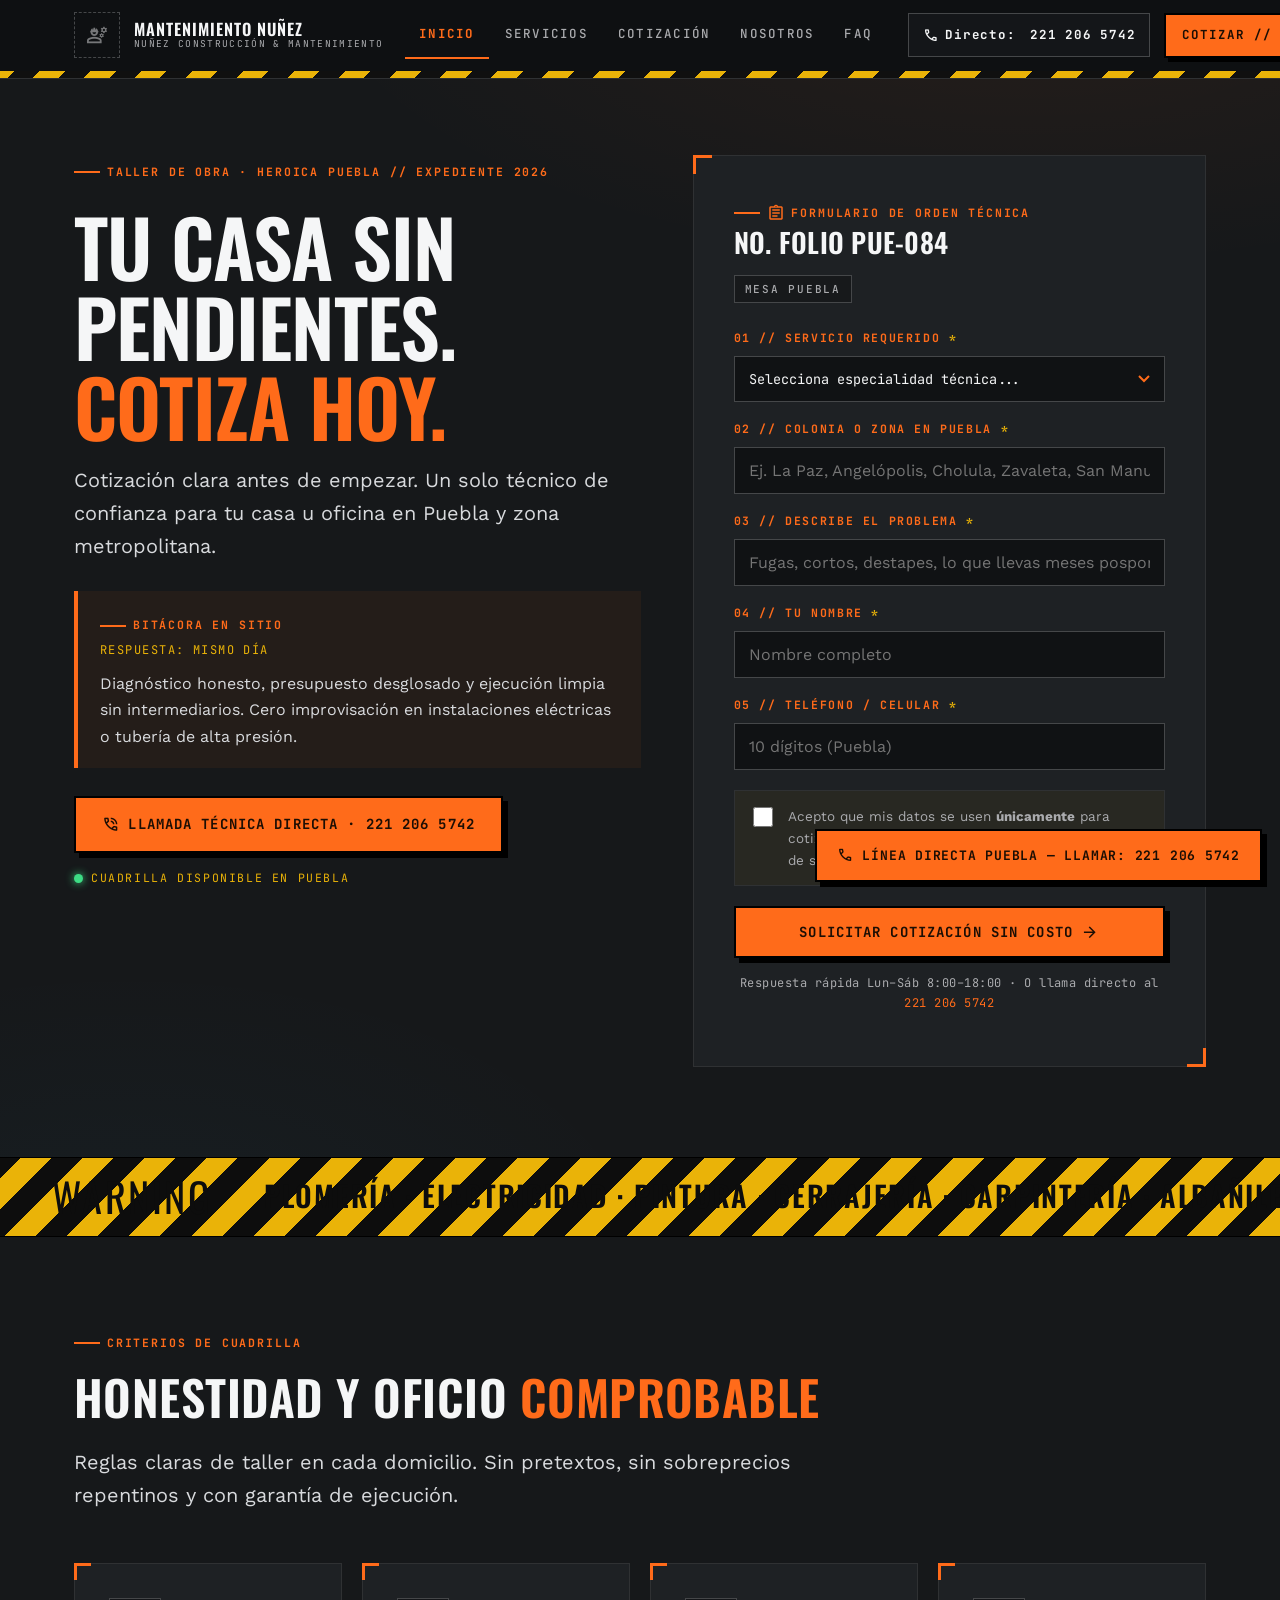
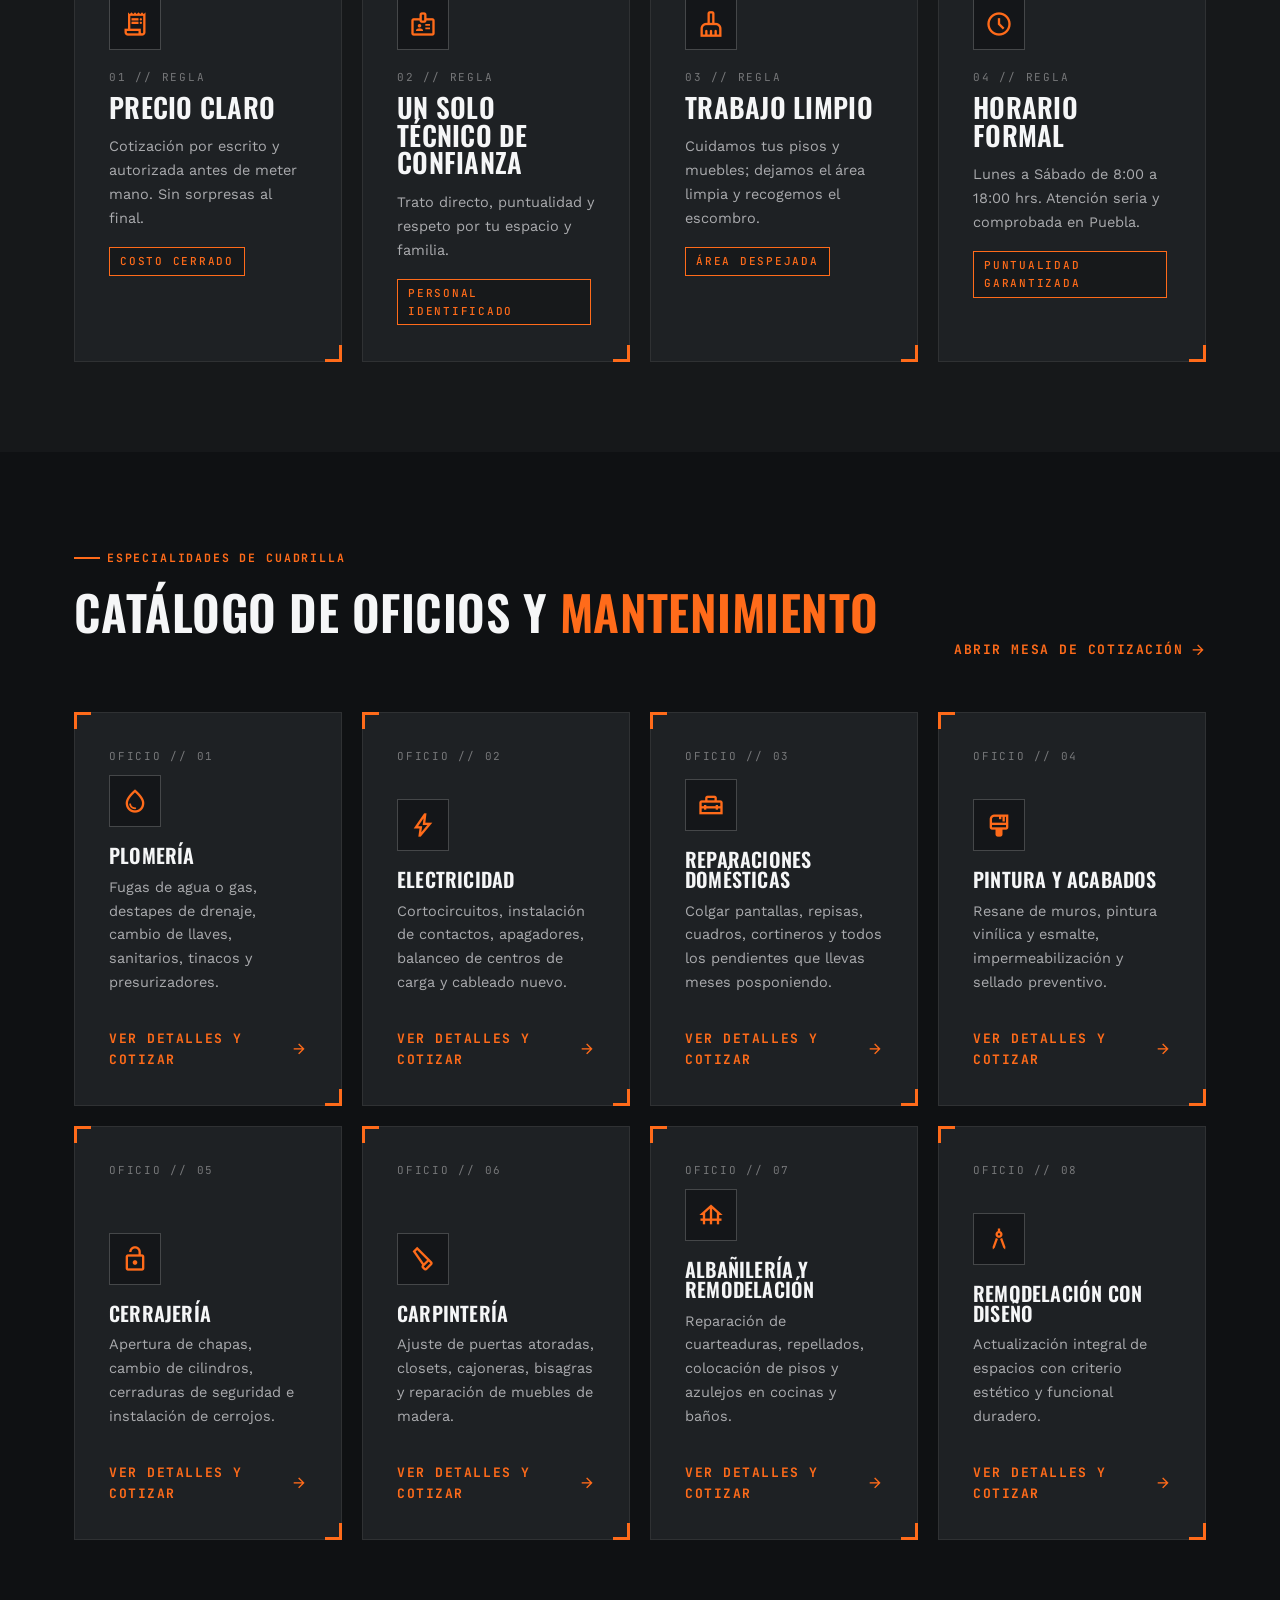
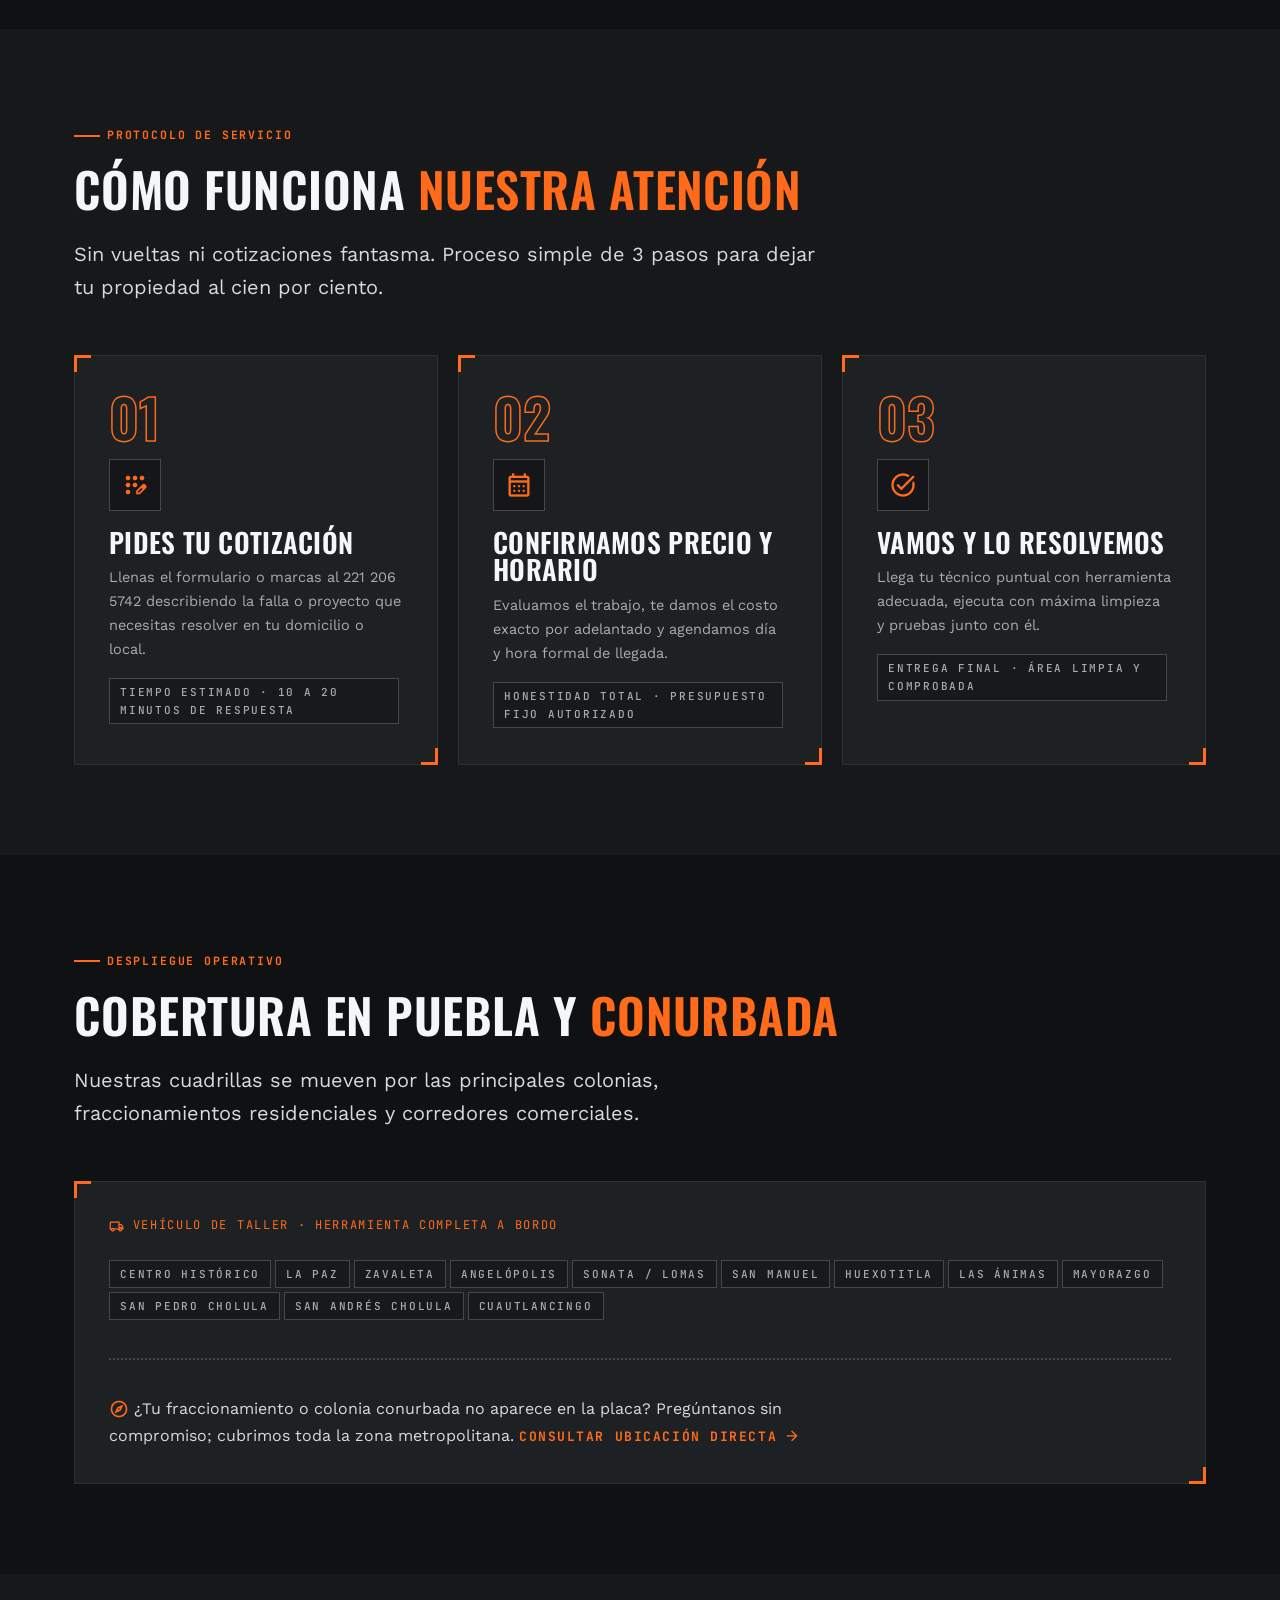
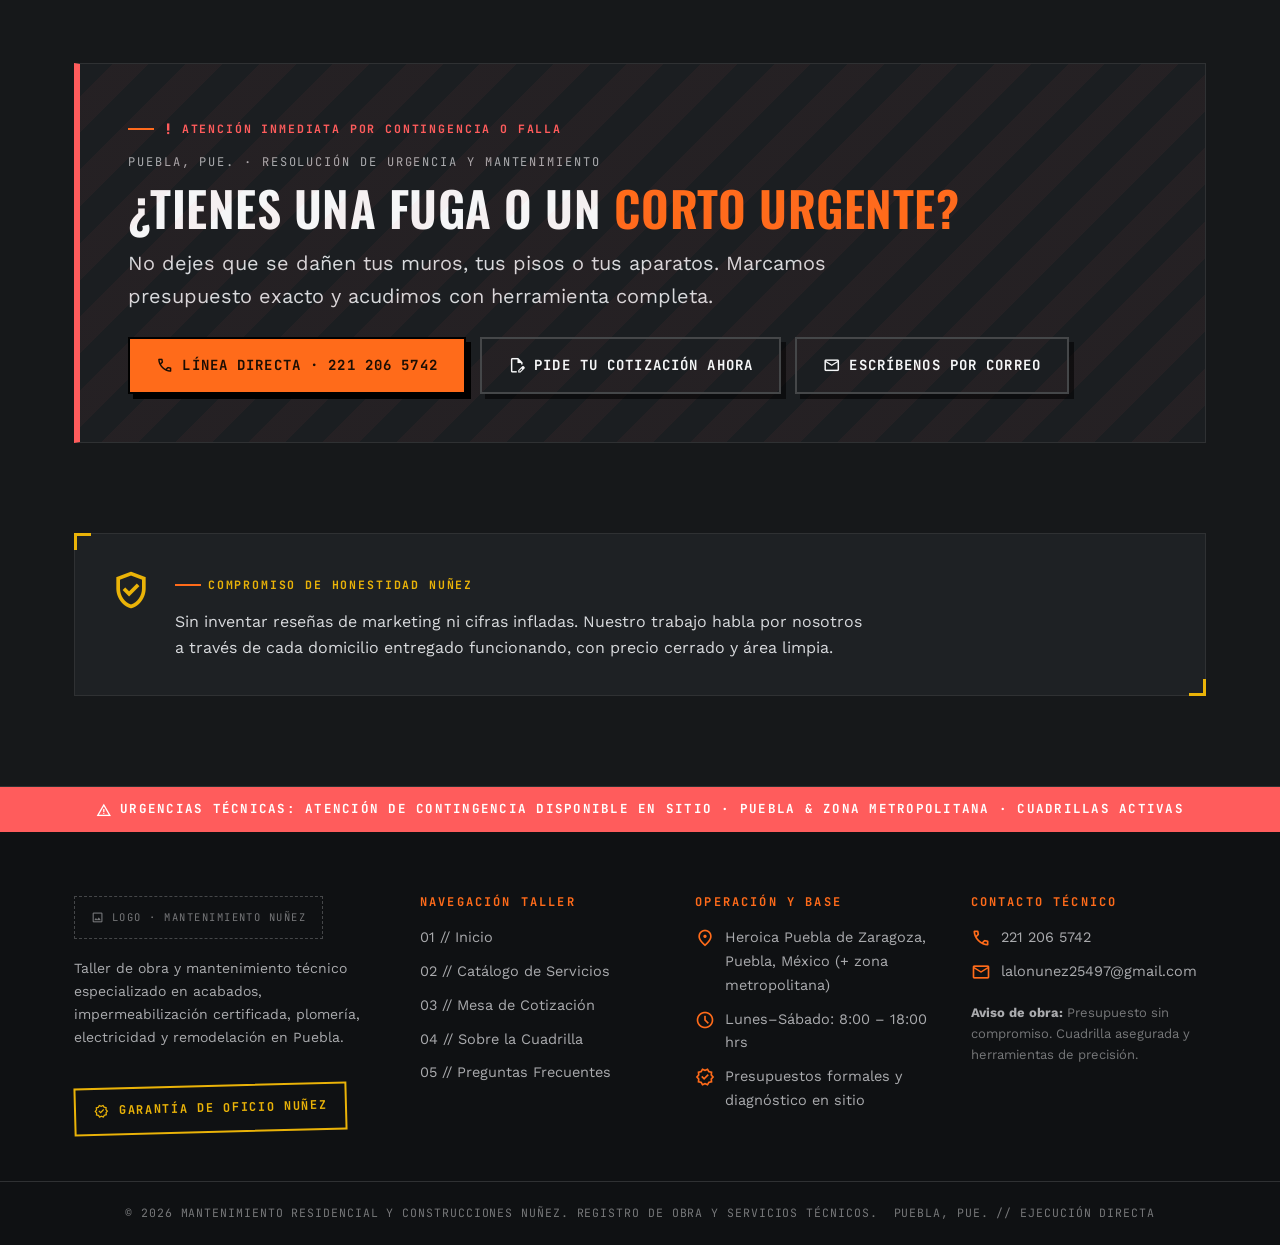
<file: index.html>
<!DOCTYPE html>
<html lang="es-MX">
<head>
<meta charset="UTF-8">
<meta name="viewport" content="width=device-width, initial-scale=1.0">
<title>Mantenimiento Residencial y Construcciones Nuñez — Técnico de confianza en Puebla | Cotiza hoy</title>
<meta name="description" content="Tu casa sin pendientes: plomería, electricidad, pintura, cerrajería, carpintería y albañilería en Puebla y zona metropolitana. Cotización clara antes de empezar. Un solo técnico de confianza. Lun–Sáb 8:00–18:00.">
<meta property="og:title" content="Mantenimiento Residencial y Construcciones Nuñez — Puebla">
<meta property="og:description" content="Cotización clara antes de empezar. Un solo técnico de confianza para tu casa u oficina en Puebla.">
<meta property="og:type" content="website">
<link rel="preconnect" href="https://fonts.googleapis.com">
<link rel="preconnect" href="https://fonts.gstatic.com" crossorigin>
<link href="https://fonts.googleapis.com/css2?family=Oswald:wght@500;600;700&family=Work+Sans:wght@400;500;600;700&family=JetBrains+Mono:wght@400;500;700&family=Material+Symbols+Outlined:opsz,wght,FILL,GRAD@20..48,400,0,0&display=swap" rel="stylesheet">
<link rel="stylesheet" href="styles.css">
<script type="application/ld+json">
{"@context":"https://schema.org","@type":"HomeAndConstructionBusiness","name":"Mantenimiento Residencial y Construcciones Nuñez","telephone":"+52 221 206 5742","email":"lalonunez25497@gmail.com","address":{"@type":"PostalAddress","addressLocality":"Heroica Puebla de Zaragoza","addressRegion":"Puebla","addressCountry":"MX"},"openingHours":"Mo-Sa 08:00-18:00","areaServed":"Puebla y zona metropolitana"}
</script>
</head>
<body>
<a class="skip-link" href="#contenido">Saltar al contenido</a>

<!-- ================= HEADER (shared) ================= -->
<header class="site-header">
  <div class="header-inner">
    <a class="brand" href="index.html" aria-label="Mantenimiento Residencial y Construcciones Nuñez — Inicio">
      <span class="brand-logo-ph" title="Espacio reservado: logotipo del taller"><span class="material-symbols-outlined">engineering</span></span>
      <span class="brand-name"><b>Mantenimiento Nuñez</b><span>Nuñez construcción &amp; mantenimiento</span></span>
    </a>
    <nav class="main-nav" aria-label="Navegación principal">
      <a class="nav-link active" href="index.html" aria-current="page">Inicio</a>
      <a class="nav-link" href="servicios.html">Servicios</a>
      <a class="nav-link" href="cotizacion.html">Cotización</a>
      <a class="nav-link" href="nosotros.html">Nosotros</a>
      <a class="nav-link" href="faq.html">FAQ</a>
    </nav>
    <div class="header-actions">
      <a class="phone-chip" href="tel:+522212065742"><span class="material-symbols-outlined">call</span><span class="chip-label">Directo:&nbsp;</span>221 206 5742</a>
      <a class="btn btn--sm" href="cotizacion.html">Cotizar //</a>
    </div>
  </div>
  <div class="hazard hazard--thin" aria-hidden="true"></div>
</header>

<main id="contenido">

<!-- ============ 1 · HERO + QUOTE FORM ============ -->
<section class="hero">
  <div class="wrap hero-grid">
    <div>
      <p class="eyebrow enter" style="--d:.05s">Taller de obra · Heroica Puebla // Expediente 2026</p>
      <h1 class="enter" style="--d:.15s">Tu casa sin pendientes.<span class="accent"> Cotiza hoy.</span></h1>
      <p class="lead enter" style="--d:.25s">Cotización clara antes de empezar. Un solo técnico de confianza para tu casa u oficina en Puebla y zona metropolitana.</p>

      <div class="callout bitacora enter" style="--d:.35s">
        <p class="eyebrow" style="margin-bottom:6px">Bitácora en sitio</p>
        <p style="font-family:var(--font-m);font-size:12px;letter-spacing:.12em;color:var(--yellow);text-transform:uppercase;margin-bottom:10px">Respuesta: mismo día</p>
        <p style="margin:0">Diagnóstico honesto, presupuesto desglosado y ejecución limpia sin intermediarios. Cero improvisación en instalaciones eléctricas o tubería de alta presión.</p>
      </div>

      <div class="hero-ctas enter" style="--d:.45s">
        <a class="btn" href="tel:+522212065742"><span class="material-symbols-outlined">phone_in_talk</span>Llamada técnica directa · 221 206 5742</a>
        <span class="hero-avail">Cuadrilla disponible en Puebla</span>
      </div>
    </div>

    <div class="form-panel enter" style="--d:.55s" id="hero-form-panel">
      <div class="form-head">
        <div>
          <p class="eyebrow" style="margin-bottom:6px"><span class="material-symbols-outlined" style="font-size:18px">assignment</span>Formulario de orden técnica</p>
          <h3>No. folio PUE-084</h3>
        </div>
        <span class="tag">Mesa Puebla</span>
      </div>
      <form id="heroForm" novalidate>
        <div class="field">
          <label class="field-label" for="h-servicio">01 // Servicio requerido <span class="req">*</span></label>
          <select id="h-servicio" name="servicio" required>
            <option value="" disabled selected>Selecciona especialidad técnica...</option>
            <option>Plomería (Fugas, tinacos, presurizadores, drenajes)</option>
            <option>Electricidad (Cortos, balanceo, cableado, tableros)</option>
            <option>Pintura y acabados (Vinílica, impermeabilizado, muros)</option>
            <option>Cerrajería (Chapas de seguridad, aperturas, cerrojos)</option>
            <option>Carpintería (Puertas colgadas, closets, cocinas)</option>
            <option>Albañilería y remodelaciones (Pisos, azulejo, muros)</option>
            <option>Reparaciones domésticas pequeñas (Soportes, repisas, fittings)</option>
          </select>
          <p class="field-error" id="e-h-servicio">Elige una especialidad para poder cotizarte.</p>
        </div>
        <div class="field">
          <label class="field-label" for="h-zona">02 // Colonia o zona en Puebla <span class="req">*</span></label>
          <input type="text" id="h-zona" name="zona" required placeholder="Ej. La Paz, Angelópolis, Cholula, Zavaleta, San Manuel..." autocomplete="address-level2">
          <p class="field-error" id="e-h-zona">Dinos tu colonia o zona para confirmar cobertura.</p>
        </div>
        <div class="field">
          <label class="field-label" for="h-problema">03 // Describe el problema <span class="req">*</span></label>
          <input type="text" id="h-problema" name="problema" required placeholder="Fugas, cortos, destapes, lo que llevas meses posponiendo...">
          <p class="field-error" id="e-h-problema">Cuéntanos en una línea qué falla.</p>
        </div>
        <div class="field">
          <label class="field-label" for="h-nombre">04 // Tu nombre <span class="req">*</span></label>
          <input type="text" id="h-nombre" name="nombre" required placeholder="Nombre completo" autocomplete="name">
          <p class="field-error" id="e-h-nombre">Tu nombre, para atenderte directo.</p>
        </div>
        <div class="field">
          <label class="field-label" for="h-telefono">05 // Teléfono / celular <span class="req">*</span></label>
          <input type="tel" id="h-telefono" name="telefono" required placeholder="10 dígitos (Puebla)" autocomplete="tel" inputmode="tel">
          <p class="field-error" id="e-h-telefono">Un teléfono de 10 dígitos para coordinar la visita.</p>
        </div>
        <label class="consent">
          <input type="checkbox" id="h-consent" required>
          <span>Acepto que mis datos se usen <strong>únicamente</strong> para cotizar mi solicitud y contactarme sobre ella. Nada de spam, nada de listas.</span>
        </label>
        <button class="btn btn--block" type="submit">Solicitar cotización sin costo <span class="material-symbols-outlined">arrow_forward</span></button>
        <p class="form-foot-note">Respuesta rápida Lun–Sáb 8:00–18:00 · O llama directo al <a href="tel:+522212065742">221 206 5742</a></p>
      </form>
      <div class="form-success" id="heroSuccess" role="status" aria-live="polite">
        <span class="material-symbols-outlined">task_alt</span>
        <h3>Orden registrada</h3>
        <p id="heroSummary" style="color:var(--muted);font-size:14.5px"></p>
        <div style="display:flex;gap:12px;justify-content:center;flex-wrap:wrap;margin-top:18px">
          <a class="btn" id="heroMailto" href="#"><span class="material-symbols-outlined">mail</span>Enviar por correo</a>
          <a class="btn btn--ghost" href="tel:+522212065742"><span class="material-symbols-outlined">call</span>Llamar: 221 206 5742</a>
        </div>
        <p class="form-foot-note">Se abrió tu correo con la solicitud lista para enviar a <strong>lalonunez25497@gmail.com</strong>.</p>
      </div>
    </div>
  </div>
</section>

<!-- ============ 2 · HAZARD MARQUEE ============ -->
<div class="hazard-band" aria-hidden="true">
  <div class="marquee">
    <div class="marquee-track">
      <span><span class="material-symbols-outlined">warning</span>Plomería · Electricidad · Pintura · Cerrajería · Carpintería · Albañilería · Reparaciones domésticas</span>
      <span><span class="material-symbols-outlined">handyman</span>Plomería · Electricidad · Pintura · Cerrajería · Carpintería · Albañilería · Reparaciones domésticas</span>
      <span><span class="material-symbols-outlined">construction</span>Plomería · Electricidad · Pintura · Cerrajería · Carpintería · Albañilería · Reparaciones domésticas</span>
      <span><span class="material-symbols-outlined">warning</span>Plomería · Electricidad · Pintura · Cerrajería · Carpintería · Albañilería · Reparaciones domésticas</span>
      <span><span class="material-symbols-outlined">handyman</span>Plomería · Electricidad · Pintura · Cerrajería · Carpintería · Albañilería · Reparaciones domésticas</span>
      <span><span class="material-symbols-outlined">construction</span>Plomería · Electricidad · Pintura · Cerrajería · Carpintería · Albañilería · Reparaciones domésticas</span>
    </div>
  </div>
</div>

<!-- ============ 3 · CRITERIOS DE CUADRILLA ============ -->
<section>
  <div class="wrap">
    <div class="section-head reveal">
      <p class="eyebrow">Criterios de cuadrilla</p>
      <h2>Honestidad y oficio <span class="accent">comprobable</span></h2>
      <p class="lead">Reglas claras de taller en cada domicilio. Sin pretextos, sin sobreprecios repentinos y con garantía de ejecución.</p>
    </div>
    <div class="grid-4">
      <article class="plate reveal" style="--d:0s">
        <div class="card-icon"><span class="material-symbols-outlined">receipt_long</span></div>
        <p class="mono" style="font-size:11px;color:var(--faint);letter-spacing:.16em;margin-bottom:8px">01 // Regla</p>
        <h3>Precio claro</h3>
        <p style="font-size:14.5px;color:var(--muted)">Cotización por escrito y autorizada antes de meter mano. Sin sorpresas al final.</p>
        <span class="tag" style="color:var(--orange);border-color:var(--orange)">Costo cerrado</span>
      </article>
      <article class="plate reveal" style="--d:.1s">
        <div class="card-icon"><span class="material-symbols-outlined">badge</span></div>
        <p class="mono" style="font-size:11px;color:var(--faint);letter-spacing:.16em;margin-bottom:8px">02 // Regla</p>
        <h3>Un solo técnico de confianza</h3>
        <p style="font-size:14.5px;color:var(--muted)">Trato directo, puntualidad y respeto por tu espacio y familia.</p>
        <span class="tag" style="color:var(--orange);border-color:var(--orange)">Personal identificado</span>
      </article>
      <article class="plate reveal" style="--d:.2s">
        <div class="card-icon"><span class="material-symbols-outlined">cleaning_services</span></div>
        <p class="mono" style="font-size:11px;color:var(--faint);letter-spacing:.16em;margin-bottom:8px">03 // Regla</p>
        <h3>Trabajo limpio</h3>
        <p style="font-size:14.5px;color:var(--muted)">Cuidamos tus pisos y muebles; dejamos el área limpia y recogemos el escombro.</p>
        <span class="tag" style="color:var(--orange);border-color:var(--orange)">Área despejada</span>
      </article>
      <article class="plate reveal" style="--d:.3s">
        <div class="card-icon"><span class="material-symbols-outlined">schedule</span></div>
        <p class="mono" style="font-size:11px;color:var(--faint);letter-spacing:.16em;margin-bottom:8px">04 // Regla</p>
        <h3>Horario formal</h3>
        <p style="font-size:14.5px;color:var(--muted)">Lunes a Sábado de 8:00 a 18:00 hrs. Atención seria y comprobada en Puebla.</p>
        <span class="tag" style="color:var(--orange);border-color:var(--orange)">Puntualidad garantizada</span>
      </article>
    </div>
  </div>
</section>

<!-- ============ 4 · ESPECIALIDADES ============ -->
<section style="background:var(--bg-deep)">
  <div class="wrap">
    <div class="section-head reveal" style="display:flex;justify-content:space-between;align-items:flex-end;gap:20px;flex-wrap:wrap">
      <div>
        <p class="eyebrow">Especialidades de cuadrilla</p>
        <h2>Catálogo de oficios y <span class="accent">mantenimiento</span></h2>
      </div>
      <a class="link-arrow" href="cotizacion.html">Abrir mesa de cotización <span class="material-symbols-outlined">arrow_forward</span></a>
    </div>
    <div class="grid-4">
      <article class="plate trade-card reveal" style="--d:0s">
        <p class="mono" style="font-size:11px;color:var(--faint);letter-spacing:.16em;margin-bottom:10px">Oficio // 01</p>
        <div class="card-icon"><span class="material-symbols-outlined">water_drop</span></div>
        <h3>Plomería</h3>
        <p>Fugas de agua o gas, destapes de drenaje, cambio de llaves, sanitarios, tinacos y presurizadores.</p>
        <a class="link-arrow" href="servicios.html#plomeria">Ver detalles y cotizar <span class="material-symbols-outlined">arrow_forward</span></a>
      </article>
      <article class="plate trade-card reveal" style="--d:.08s">
        <p class="mono" style="font-size:11px;color:var(--faint);letter-spacing:.16em;margin-bottom:10px">Oficio // 02</p>
        <div class="card-icon"><span class="material-symbols-outlined">bolt</span></div>
        <h3>Electricidad</h3>
        <p>Cortocircuitos, instalación de contactos, apagadores, balanceo de centros de carga y cableado nuevo.</p>
        <a class="link-arrow" href="servicios.html#electricidad">Ver detalles y cotizar <span class="material-symbols-outlined">arrow_forward</span></a>
      </article>
      <article class="plate trade-card reveal" style="--d:.16s">
        <p class="mono" style="font-size:11px;color:var(--faint);letter-spacing:.16em;margin-bottom:10px">Oficio // 03</p>
        <div class="card-icon"><span class="material-symbols-outlined">home_repair_service</span></div>
        <h3>Reparaciones domésticas</h3>
        <p>Colgar pantallas, repisas, cuadros, cortineros y todos los pendientes que llevas meses posponiendo.</p>
        <a class="link-arrow" href="servicios.html#reparaciones">Ver detalles y cotizar <span class="material-symbols-outlined">arrow_forward</span></a>
      </article>
      <article class="plate trade-card reveal" style="--d:.24s">
        <p class="mono" style="font-size:11px;color:var(--faint);letter-spacing:.16em;margin-bottom:10px">Oficio // 04</p>
        <div class="card-icon"><span class="material-symbols-outlined">format_paint</span></div>
        <h3>Pintura y acabados</h3>
        <p>Resane de muros, pintura vinílica y esmalte, impermeabilización y sellado preventivo.</p>
        <a class="link-arrow" href="servicios.html#pintura">Ver detalles y cotizar <span class="material-symbols-outlined">arrow_forward</span></a>
      </article>
      <article class="plate trade-card reveal" style="--d:0s">
        <p class="mono" style="font-size:11px;color:var(--faint);letter-spacing:.16em;margin-bottom:10px">Oficio // 05</p>
        <div class="card-icon"><span class="material-symbols-outlined">lock_open</span></div>
        <h3>Cerrajería</h3>
        <p>Apertura de chapas, cambio de cilindros, cerraduras de seguridad e instalación de cerrojos.</p>
        <a class="link-arrow" href="servicios.html#cerrajeria">Ver detalles y cotizar <span class="material-symbols-outlined">arrow_forward</span></a>
      </article>
      <article class="plate trade-card reveal" style="--d:.08s">
        <p class="mono" style="font-size:11px;color:var(--faint);letter-spacing:.16em;margin-bottom:10px">Oficio // 06</p>
        <div class="card-icon"><span class="material-symbols-outlined">carpenter</span></div>
        <h3>Carpintería</h3>
        <p>Ajuste de puertas atoradas, closets, cajoneras, bisagras y reparación de muebles de madera.</p>
        <a class="link-arrow" href="servicios.html#carpinteria">Ver detalles y cotizar <span class="material-symbols-outlined">arrow_forward</span></a>
      </article>
      <article class="plate trade-card reveal" style="--d:.16s">
        <p class="mono" style="font-size:11px;color:var(--faint);letter-spacing:.16em;margin-bottom:10px">Oficio // 07</p>
        <div class="card-icon"><span class="material-symbols-outlined">foundation</span></div>
        <h3>Albañilería y remodelación</h3>
        <p>Reparación de cuarteaduras, repellados, colocación de pisos y azulejos en cocinas y baños.</p>
        <a class="link-arrow" href="servicios.html#albanileria">Ver detalles y cotizar <span class="material-symbols-outlined">arrow_forward</span></a>
      </article>
      <article class="plate trade-card reveal" style="--d:.24s">
        <p class="mono" style="font-size:11px;color:var(--faint);letter-spacing:.16em;margin-bottom:10px">Oficio // 08</p>
        <div class="card-icon"><span class="material-symbols-outlined">architecture</span></div>
        <h3>Remodelación con diseño</h3>
        <p>Actualización integral de espacios con criterio estético y funcional duradero.</p>
        <a class="link-arrow" href="servicios.html#remodelacion">Ver detalles y cotizar <span class="material-symbols-outlined">arrow_forward</span></a>
      </article>
    </div>
  </div>
</section>

<!-- ============ 5 · PROTOCOLO DE SERVICIO ============ -->
<section>
  <div class="wrap">
    <div class="section-head reveal">
      <p class="eyebrow">Protocolo de servicio</p>
      <h2>Cómo funciona <span class="accent">nuestra atención</span></h2>
      <p class="lead">Sin vueltas ni cotizaciones fantasma. Proceso simple de 3 pasos para dejar tu propiedad al cien por ciento.</p>
    </div>
    <div class="grid-3">
      <article class="plate step reveal" style="--d:0s">
        <span class="step-num">01</span>
        <div class="card-icon"><span class="material-symbols-outlined">app_registration</span></div>
        <h3>Pides tu cotización</h3>
        <p>Llenas el formulario o marcas al 221 206 5742 describiendo la falla o proyecto que necesitas resolver en tu domicilio o local.</p>
        <span class="tag">Tiempo estimado · 10 a 20 minutos de respuesta</span>
      </article>
      <article class="plate step reveal" style="--d:.12s">
        <span class="step-num">02</span>
        <div class="card-icon"><span class="material-symbols-outlined">calendar_month</span></div>
        <h3>Confirmamos precio y horario</h3>
        <p>Evaluamos el trabajo, te damos el costo exacto por adelantado y agendamos día y hora formal de llegada.</p>
        <span class="tag">Honestidad total · Presupuesto fijo autorizado</span>
      </article>
      <article class="plate step reveal" style="--d:.24s">
        <span class="step-num">03</span>
        <div class="card-icon"><span class="material-symbols-outlined">task_alt</span></div>
        <h3>Vamos y lo resolvemos</h3>
        <p>Llega tu técnico puntual con herramienta adecuada, ejecuta con máxima limpieza y pruebas junto con él.</p>
        <span class="tag">Entrega final · Área limpia y comprobada</span>
      </article>
    </div>
  </div>
</section>

<!-- ============ 6 · COBERTURA ============ -->
<section style="background:var(--bg-deep)">
  <div class="wrap">
    <div class="section-head reveal">
      <p class="eyebrow">Despliegue operativo</p>
      <h2>Cobertura en Puebla y <span class="accent">conurbada</span></h2>
      <p class="lead">Nuestras cuadrillas se mueven por las principales colonias, fraccionamientos residenciales y corredores comerciales.</p>
    </div>
    <div class="plate reveal">
      <p class="mono" style="font-size:12px;letter-spacing:.14em;color:var(--orange);text-transform:uppercase;margin-bottom:6px"><span class="material-symbols-outlined" style="vertical-align:-5px">local_shipping</span> Vehículo de taller · Herramienta completa a bordo</p>
      <div class="colony-cloud">
        <span class="tag">Centro Histórico</span><span class="tag">La Paz</span><span class="tag">Zavaleta</span><span class="tag">Angelópolis</span><span class="tag">Sonata / Lomas</span><span class="tag">San Manuel</span><span class="tag">Huexotitla</span><span class="tag">Las Ánimas</span><span class="tag">Mayorazgo</span><span class="tag">San Pedro Cholula</span><span class="tag">San Andrés Cholula</span><span class="tag">Cuautlancingo</span>
      </div>
      <hr class="dot-div">
      <p style="margin:0"><span class="material-symbols-outlined" style="color:var(--orange);vertical-align:-5px">explore</span> ¿Tu fraccionamiento o colonia conurbada no aparece en la placa? Pregúntanos sin compromiso; cubrimos toda la zona metropolitana. <a class="link-arrow" href="cotizacion.html">Consultar ubicación directa <span class="material-symbols-outlined">arrow_forward</span></a></p>
    </div>
  </div>
</section>

<!-- ============ 7 · URGENCIAS CTA ============ -->
<section>
  <div class="wrap">
    <div class="urgency reveal">
      <p class="eyebrow" style="color:var(--danger)"><span class="material-symbols-outlined">priority_high</span>Atención inmediata por contingencia o falla</p>
      <p class="mono" style="font-size:12px;letter-spacing:.16em;color:var(--muted);text-transform:uppercase">Puebla, Pue. · Resolución de urgencia y mantenimiento</p>
      <h2>¿Tienes una fuga o un <span class="accent">corto urgente?</span></h2>
      <p class="lead">No dejes que se dañen tus muros, tus pisos o tus aparatos. Marcamos presupuesto exacto y acudimos con herramienta completa.</p>
      <div class="urgency-links">
        <a class="btn" href="tel:+522212065742"><span class="material-symbols-outlined">call</span>Línea directa · 221 206 5742</a>
        <a class="btn btn--ghost" href="cotizacion.html"><span class="material-symbols-outlined">edit_document</span>Pide tu cotización ahora</a>
        <a class="btn btn--ghost" href="mailto:lalonunez25497@gmail.com"><span class="material-symbols-outlined">mail</span>Escríbenos por correo</a>
      </div>
    </div>
  </div>
</section>

<!-- ============ 8 · COMPROMISO DE HONESTIDAD ============ -->
<section style="padding-top:0">
  <div class="wrap">
    <div class="plate plate--yellow honesty reveal">
      <span class="material-symbols-outlined">verified_user</span>
      <div>
        <p class="eyebrow" style="color:var(--yellow)">Compromiso de honestidad Nuñez</p>
        <p style="margin:0;max-width:70ch">Sin inventar reseñas de marketing ni cifras infladas. Nuestro trabajo habla por nosotros a través de cada domicilio entregado funcionando, con precio cerrado y área limpia.</p>
      </div>
    </div>
  </div>
</section>

</main>

<!-- ================= FOOTER (shared) ================= -->
<footer class="site-footer">
  <div class="warning-strip"><span class="material-symbols-outlined">warning</span>Urgencias técnicas: atención de contingencia disponible en sitio · Puebla &amp; zona metropolitana · Cuadrillas activas</div>
  <div class="wrap">
    <div class="footer-grid">
      <div class="footer-col footer-brand">
        <span class="logo-ph"><span class="material-symbols-outlined">image</span>Logo · Mantenimiento Nuñez</span>
        <p style="margin-top:18px">Taller de obra y mantenimiento técnico especializado en acabados, impermeabilización certificada, plomería, electricidad y remodelación en Puebla.</p>
        <span class="guarantee-stamp"><span class="material-symbols-outlined">verified</span>Garantía de oficio Nuñez</span>
      </div>
      <div class="footer-col">
        <h4>Navegación taller</h4>
        <ul>
          <li><a href="index.html">01 // Inicio</a></li>
          <li><a href="servicios.html">02 // Catálogo de Servicios</a></li>
          <li><a href="cotizacion.html">03 // Mesa de Cotización</a></li>
          <li><a href="nosotros.html">04 // Sobre la Cuadrilla</a></li>
          <li><a href="faq.html">05 // Preguntas Frecuentes</a></li>
        </ul>
      </div>
      <div class="footer-col">
        <h4>Operación y base</h4>
        <ul class="footer-contact">
          <li><span class="material-symbols-outlined">location_on</span><span>Heroica Puebla de Zaragoza, Puebla, México (+ zona metropolitana)</span></li>
          <li><span class="material-symbols-outlined">schedule</span><span>Lunes–Sábado: 8:00 – 18:00 hrs</span></li>
          <li><span class="material-symbols-outlined">verified</span><span>Presupuestos formales y diagnóstico en sitio</span></li>
        </ul>
      </div>
      <div class="footer-col">
        <h4>Contacto técnico</h4>
        <ul class="footer-contact">
          <li><span class="material-symbols-outlined">call</span><a href="tel:+522212065742">221 206 5742</a></li>
          <li><span class="material-symbols-outlined">mail</span><a href="mailto:lalonunez25497@gmail.com">lalonunez25497@gmail.com</a></li>
        </ul>
        <p style="font-size:13px;color:var(--faint);margin-top:18px"><strong style="color:var(--muted)">Aviso de obra:</strong> Presupuesto sin compromiso. Cuadrilla asegurada y herramientas de precisión.</p>
      </div>
    </div>
  </div>
  <div class="footer-legal">
    <div class="wrap" style="display:flex;justify-content:space-between;gap:16px;flex-wrap:wrap;padding-top:0;padding-bottom:0">
      <span>© 2026 Mantenimiento Residencial y Construcciones Nuñez. Registro de Obra y Servicios Técnicos.</span>
      <span>Puebla, Pue. // Ejecución directa</span>
    </div>
  </div>
</footer>

<a class="sticky-call" href="tel:+522212065742" aria-label="Llamar a la línea directa en Puebla: 221 206 5742">
  <span class="material-symbols-outlined">call</span>
  <span>Línea directa Puebla<span class="sc-sub"> — Llamar: 221 206 5742</span></span>
</a>

<script src="script.js"></script>
</body>
</html>
</file>
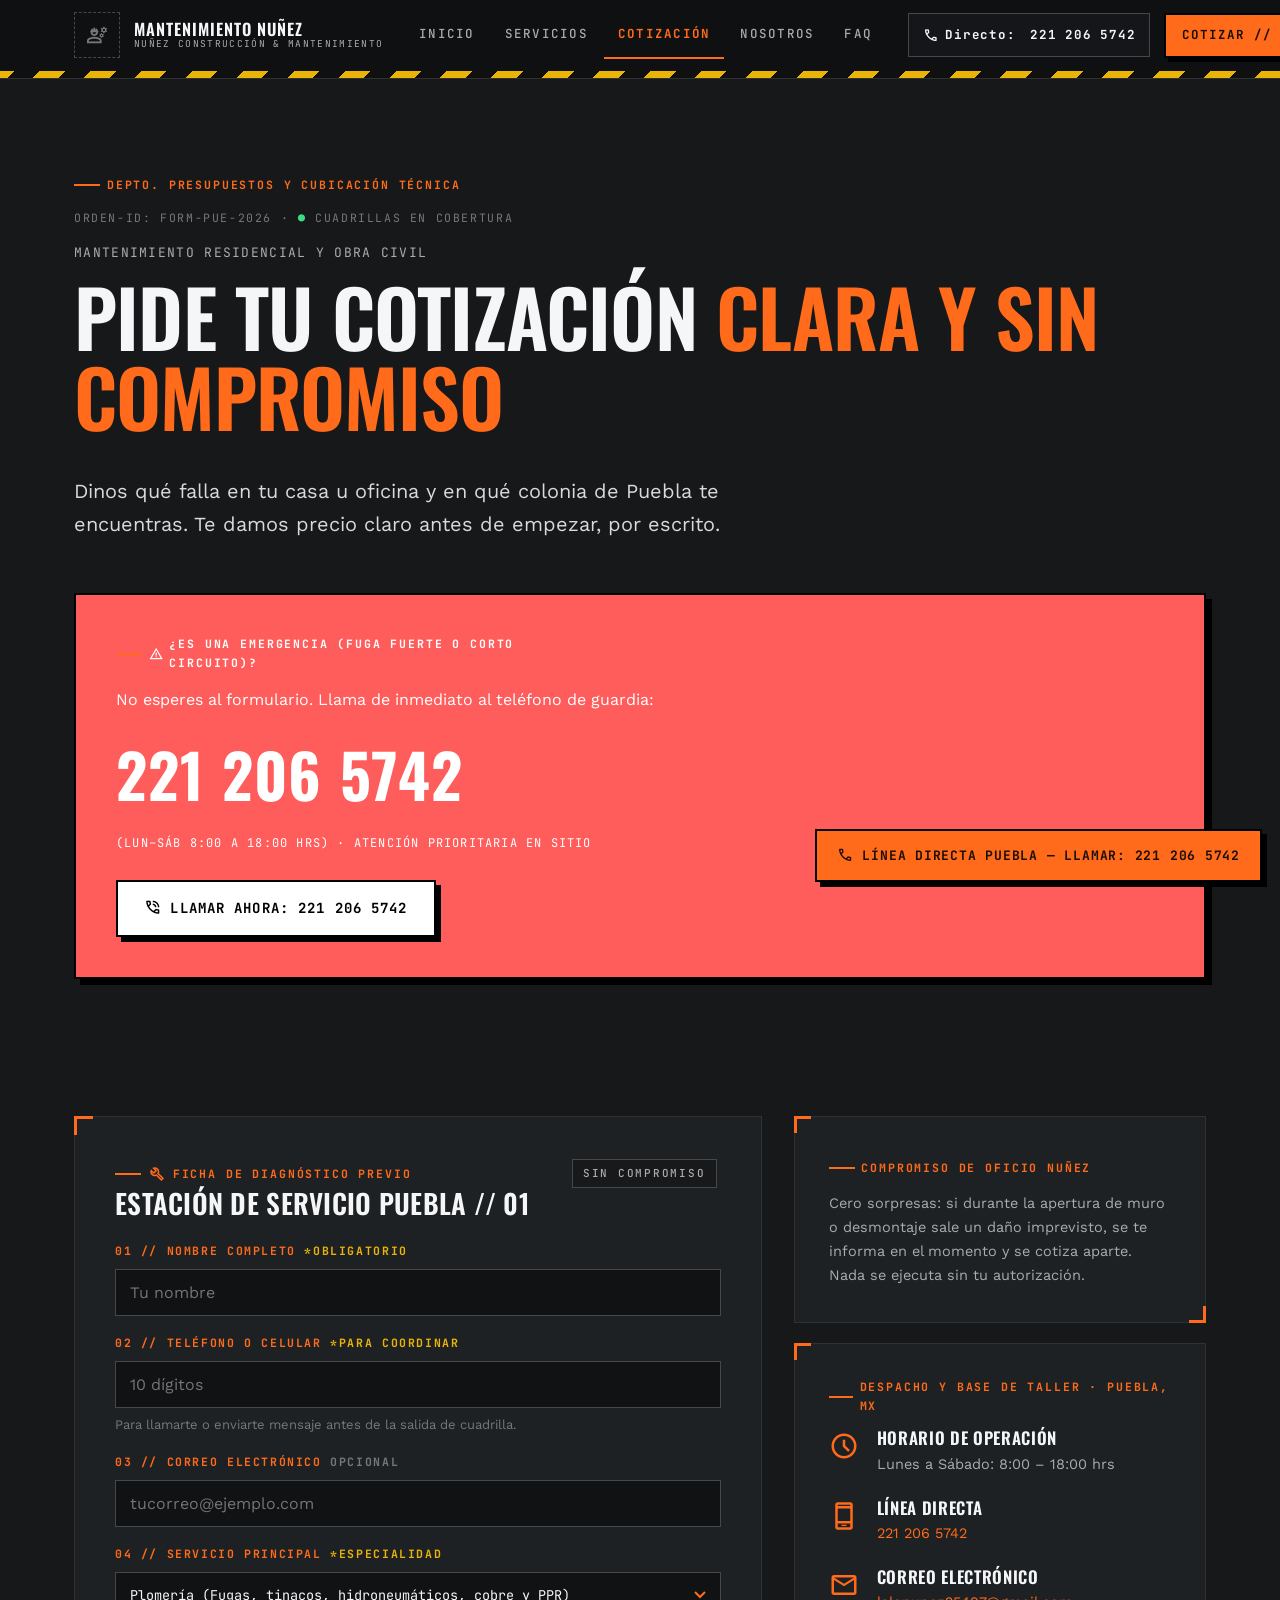
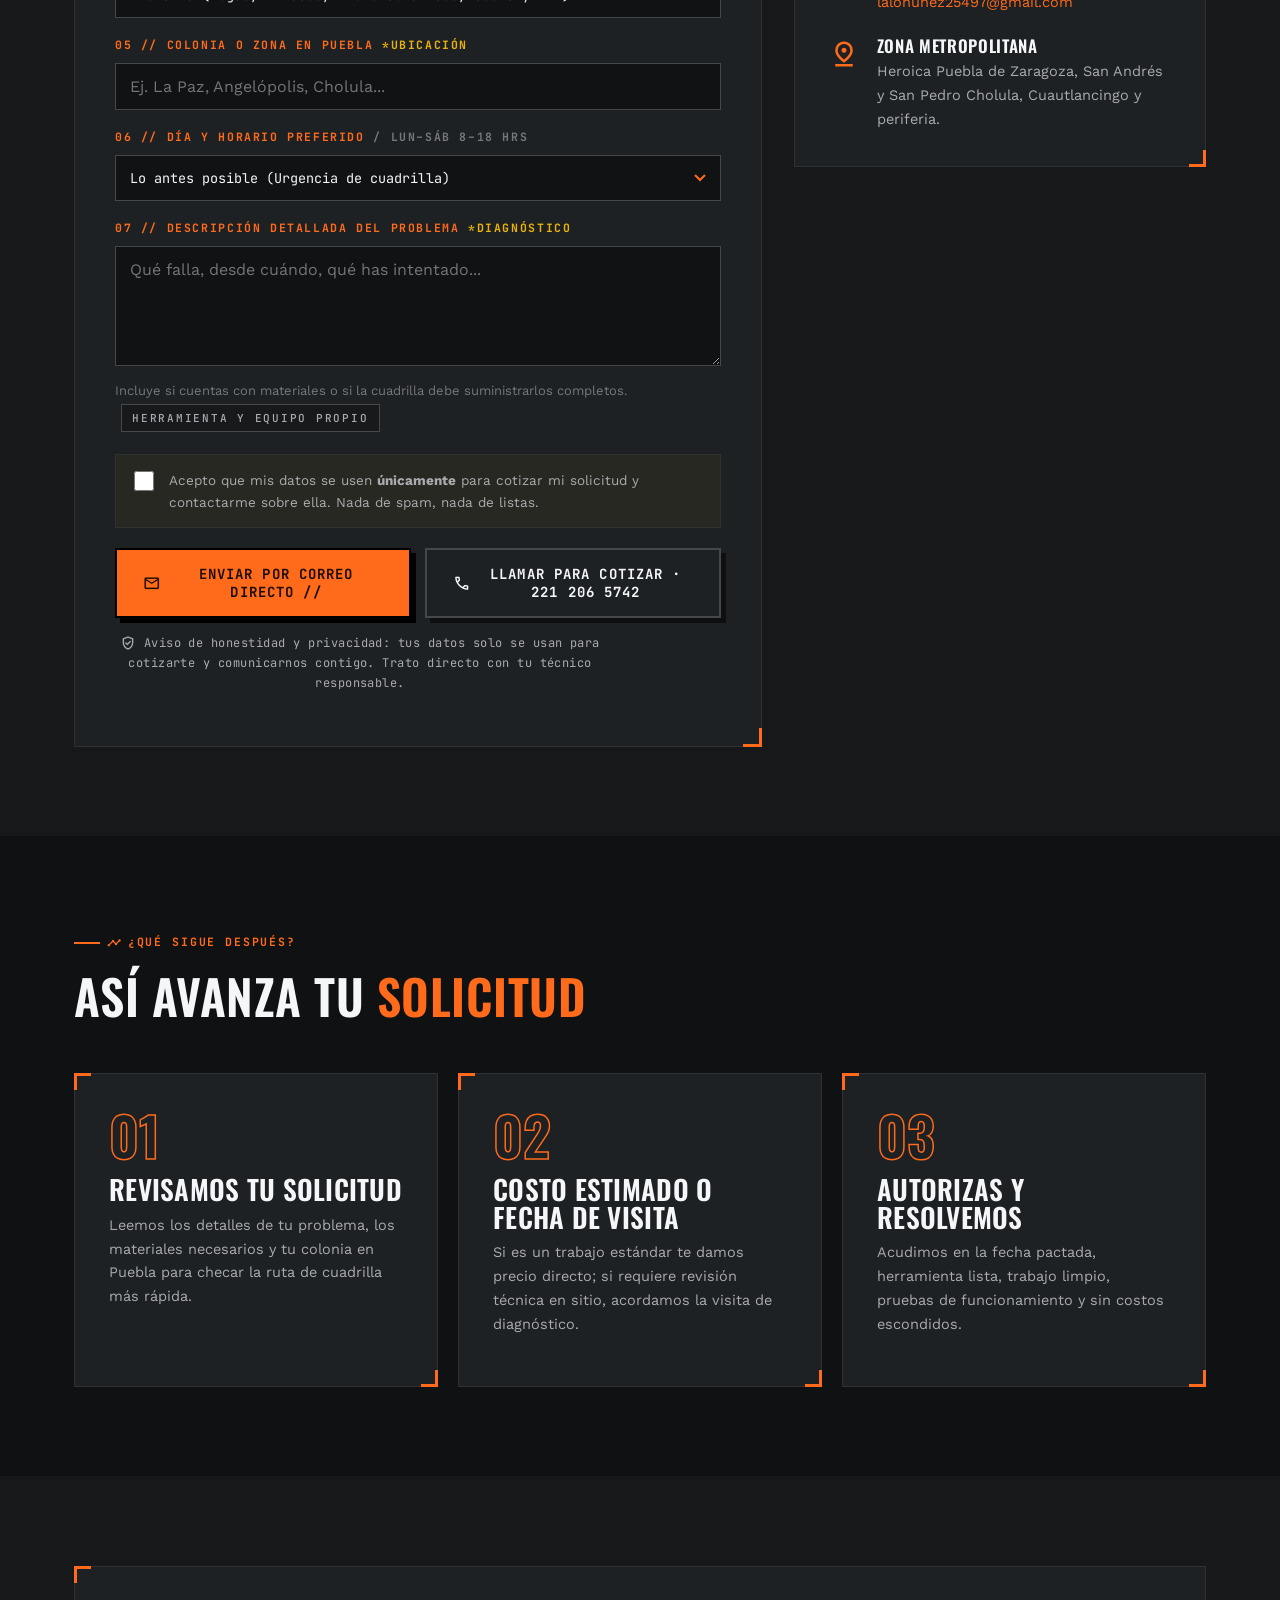
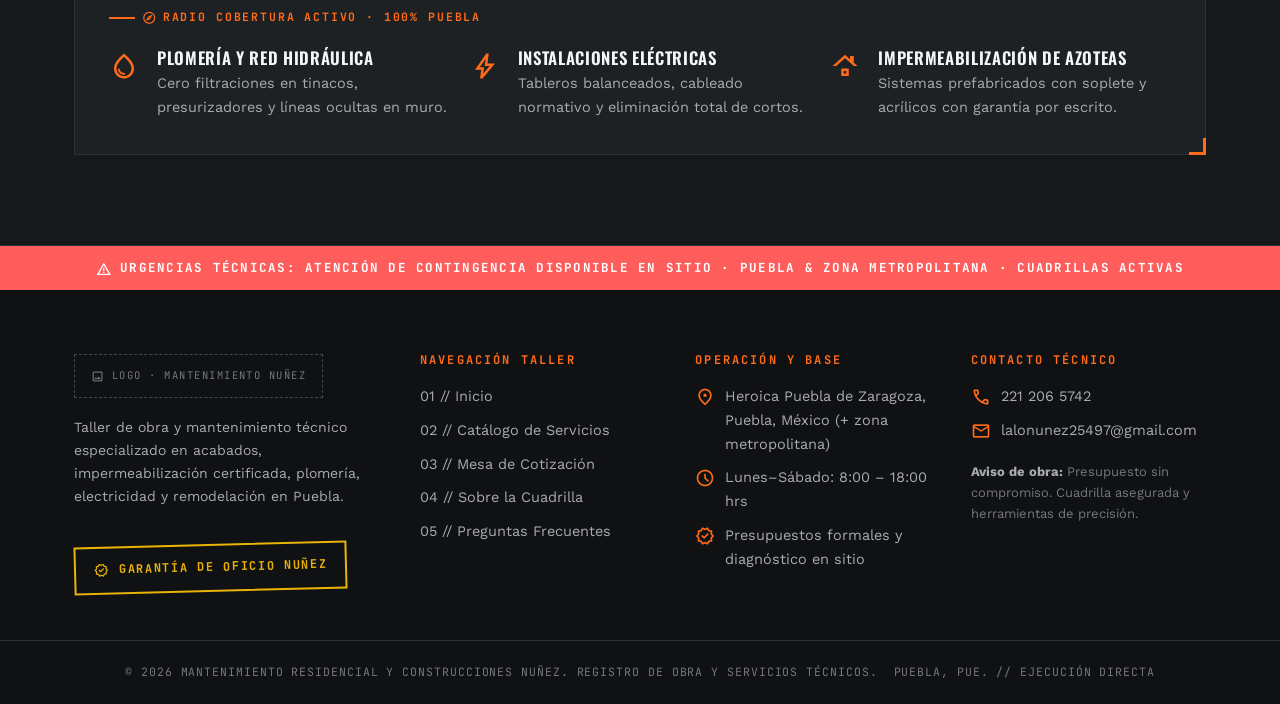
<file: cotizacion.html>
<!DOCTYPE html>
<html lang="es-MX">
<head>
<meta charset="UTF-8">
<meta name="viewport" content="width=device-width, initial-scale=1.0">
<title>Pide tu cotización clara y sin compromiso | Mantenimiento Nuñez Puebla</title>
<meta name="description" content="Cuéntanos qué falla en tu casa u oficina en Puebla: te damos precio claro antes de empezar. Llama al 221 206 5742 o llena la ficha de diagnóstico. Lun–Sáb 8:00–18:00.">
<meta property="og:title" content="Mesa de cotización — Mantenimiento Nuñez Puebla">
<meta property="og:description" content="Cotización clara antes de empezar. Un solo técnico de confianza para tu casa u oficina en Puebla.">
<meta property="og:type" content="website">
<link rel="preconnect" href="https://fonts.googleapis.com">
<link rel="preconnect" href="https://fonts.gstatic.com" crossorigin>
<link href="https://fonts.googleapis.com/css2?family=Oswald:wght@500;600;700&family=Work+Sans:wght@400;500;600;700&family=JetBrains+Mono:wght@400;500;700&family=Material+Symbols+Outlined:opsz,wght,FILL,GRAD@20..48,400,0,0&display=swap" rel="stylesheet">
<link rel="stylesheet" href="styles.css">

</head>
<body>
<a class="skip-link" href="#contenido">Saltar al contenido</a>

<header class="site-header">
  <div class="header-inner">
    <a class="brand" href="index.html" aria-label="Mantenimiento Residencial y Construcciones Nuñez — Inicio">
      <span class="brand-logo-ph" title="Espacio reservado: logotipo del taller"><span class="material-symbols-outlined">engineering</span></span>
      <span class="brand-name"><b>Mantenimiento Nuñez</b><span>Nuñez construcción &amp; mantenimiento</span></span>
    </a>
    <nav class="main-nav" aria-label="Navegación principal">
      <a class="nav-link" href="index.html">Inicio</a>
      <a class="nav-link" href="servicios.html">Servicios</a>
      <a class="nav-link active" href="cotizacion.html" aria-current="page">Cotización</a>
      <a class="nav-link" href="nosotros.html">Nosotros</a>
      <a class="nav-link" href="faq.html">FAQ</a>
    </nav>
    <div class="header-actions">
      <a class="phone-chip" href="tel:+522212065742"><span class="material-symbols-outlined">call</span><span class="chip-label">Directo:&nbsp;</span>221 206 5742</a>
      <a class="btn btn--sm" href="cotizacion.html">Cotizar //</a>
    </div>
  </div>
  <div class="hazard hazard--thin" aria-hidden="true"></div>
</header>

<main id="contenido">
<!-- ============ 1 · HEADER + EMERGENCY ============ -->
<section style="padding-bottom:32px">
  <div class="wrap">
    <p class="eyebrow enter" style="--d:.05s">Depto. presupuestos y cubicación técnica</p>
    <p class="mono enter" style="font-size:11.5px;letter-spacing:.14em;color:var(--faint);text-transform:uppercase;--d:.1s">Orden-ID: FORM-PUE-2026 · <span style="color:#3ddc84">●</span> Cuadrillas en cobertura</p>
    <p class="mono enter" style="font-size:13px;letter-spacing:.1em;color:var(--muted);text-transform:uppercase;margin-top:14px;--d:.15s">Mantenimiento residencial y obra civil</p>
    <h1 class="enter" style="--d:.2s">Pide tu cotización <span class="accent">clara y sin compromiso</span></h1>
    <p class="lead enter" style="--d:.28s">Dinos qué falla en tu casa u oficina y en qué colonia de Puebla te encuentras. Te damos precio claro antes de empezar, por escrito.</p>
  </div>
</section>

<section style="padding-top:0">
  <div class="wrap">
    <div class="emergency reveal" role="alert">
      <p class="eyebrow" style="color:#fff"><span class="material-symbols-outlined">warning</span>¿Es una emergencia (fuga fuerte o corto circuito)?</p>
      <p style="color:#fff;margin:0 0 6px">No esperes al formulario. Llama de inmediato al teléfono de guardia:</p>
      <a class="big-tel" href="tel:+522212065742">221 206 5742</a>
      <p class="mono" style="font-size:12px;letter-spacing:.1em;color:#fff;text-transform:uppercase">(Lun–Sáb 8:00 a 18:00 hrs) · Atención prioritaria en sitio</p>
      <a class="btn" href="tel:+522212065742" style="margin-top:14px"><span class="material-symbols-outlined">phone_in_talk</span>Llamar ahora: 221 206 5742</a>
    </div>
  </div>
</section>
<!-- ============ 2 · QUOTE FORM ============ -->
<section style="padding-top:0">
  <div class="wrap quote-layout">
    <div class="form-panel reveal">
      <div class="form-head">
        <div>
          <p class="eyebrow" style="margin-bottom:6px"><span class="material-symbols-outlined" style="font-size:18px">build</span>Ficha de diagnóstico previo</p>
          <h3>Estación de servicio Puebla // 01</h3>
        </div>
        <span class="tag">Sin compromiso</span>
      </div>
      <form id="quoteForm" novalidate>
        <div class="field">
          <label class="field-label" for="q-nombre">01 // Nombre completo <span class="req">*obligatorio</span></label>
          <input type="text" id="q-nombre" name="nombre" required placeholder="Tu nombre" autocomplete="name">
          <p class="field-error" id="e-q-nombre">Tu nombre, para atenderte directo.</p>
        </div>
        <div class="field">
          <label class="field-label" for="q-telefono">02 // Teléfono o celular <span class="req">*para coordinar</span></label>
          <input type="tel" id="q-telefono" name="telefono" required placeholder="10 dígitos" autocomplete="tel" inputmode="tel">
          <p class="field-hint">Para llamarte o enviarte mensaje antes de la salida de cuadrilla.</p>
          <p class="field-error" id="e-q-telefono">Un teléfono de 10 dígitos para coordinar.</p>
        </div>
        <div class="field">
          <label class="field-label" for="q-correo">03 // Correo electrónico <span style="color:var(--faint)">opcional</span></label>
          <input type="email" id="q-correo" name="correo" placeholder="tucorreo@ejemplo.com" autocomplete="email">
          <p class="field-error" id="e-q-correo">Revisa el formato del correo.</p>
        </div>
        <div class="field">
          <label class="field-label" for="q-servicio">04 // Servicio principal <span class="req">*especialidad</span></label>
          <select id="q-servicio" name="servicio" required>
            <option selected>Plomería (Fugas, tinacos, hidroneumáticos, cobre y PPR)</option>
            <option>Electricidad (Cortos, tableros, cableado, balanceo de cargas)</option>
            <option>Impermeabilización (Termofusionado, acrílico, losas y pretiles)</option>
            <option>Reparaciones Menores (Chapas, herrajes, sellados, luminarias)</option>
            <option>Pintura y Pastas (Interiores, fachadas, impermeabilizante)</option>
            <option>Cerrajería (Cerraduras residenciales, cajas, portones)</option>
            <option>Carpintería (Ajuste de puertas, clósets, barnices, zoclos)</option>
            <option>Albañilería (Muros, aplanados, pisos cerámicos, demolición)</option>
            <option>Remodelación Integral (Cocinas, baños, cancelería)</option>
            <option>Múltiples pendientes (Lista de reparaciones varias)</option>
          </select>
          <p class="field-error" id="e-q-servicio">Elige la especialidad que más se acerque.</p>
        </div>
        <div class="field">
          <label class="field-label" for="q-zona">05 // Colonia o zona en Puebla <span class="req">*ubicación</span></label>
          <input type="text" id="q-zona" name="zona" required placeholder="Ej. La Paz, Angelópolis, Cholula..." autocomplete="address-level2">
          <p class="field-error" id="e-q-zona">Dinos tu colonia o zona para confirmar cobertura.</p>
        </div>
        <div class="field">
          <label class="field-label" for="q-horario">06 // Día y horario preferido <span style="color:var(--faint)">/ Lun–Sáb 8–18 hrs</span></label>
          <select id="q-horario" name="horario">
            <option selected>Lo antes posible (Urgencia de cuadrilla)</option>
            <option>Lunes a Viernes // Mañana (8:00 a 12:00 hrs)</option>
            <option>Lunes a Viernes // Tarde (12:00 a 18:00 hrs)</option>
            <option>Sábado // Matutino (8:00 a 14:00 hrs)</option>
            <option>Por acordar en llamada de confirmación</option>
          </select>
        </div>
        <div class="field">
          <label class="field-label" for="q-detalle">07 // Descripción detallada del problema <span class="req">*diagnóstico</span></label>
          <textarea id="q-detalle" name="detalle" required placeholder="Qué falla, desde cuándo, qué has intentado..."></textarea>
          <p class="field-hint">Incluye si cuentas con materiales o si la cuadrilla debe suministrarlos completos. <span class="tag" style="margin-left:6px">Herramienta y equipo propio</span></p>
          <p class="field-error" id="e-q-detalle">Descríbenos el problema con tus palabras.</p>
        </div>
        <label class="consent">
          <input type="checkbox" id="q-consent" required>
          <span>Acepto que mis datos se usen <strong>únicamente</strong> para cotizar mi solicitud y contactarme sobre ella. Nada de spam, nada de listas.</span>
        </label>
        <div class="form-dual">
          <button class="btn" type="submit"><span class="material-symbols-outlined">mail</span>Enviar por correo directo //</button>
          <button class="btn btn--ghost" type="button" id="callHandoff"><span class="material-symbols-outlined">call</span>Llamar para cotizar · 221 206 5742</button>
        </div>
        <p class="form-foot-note"><span class="material-symbols-outlined" style="font-size:16px;vertical-align:-4px">verified_user</span> Aviso de honestidad y privacidad: tus datos solo se usan para cotizarte y comunicarnos contigo. Trato directo con tu técnico responsable.</p>
      </form>
      <div class="form-success" id="quoteSuccess" role="status" aria-live="polite">
        <span class="material-symbols-outlined">task_alt</span>
        <h3>Solicitud lista</h3>
        <p id="quoteSummary" style="color:var(--muted);font-size:14.5px"></p>
        <div style="display:flex;gap:12px;justify-content:center;flex-wrap:wrap;margin-top:18px">
          <a class="btn" id="quoteMailto" href="#"><span class="material-symbols-outlined">mail</span>Abrir correo para enviar</a>
          <a class="btn btn--ghost" href="tel:+522212065742"><span class="material-symbols-outlined">call</span>Llamar: 221 206 5742</a>
        </div>
        <p class="form-foot-note">Tu correo se abre con la ficha lista para <strong>lalonunez25497@gmail.com</strong>. Si prefieres, llama y dicta tu folio.</p>
      </div>
    </div>
    <aside class="quote-side">
      <div class="plate reveal">
        <p class="eyebrow">Compromiso de oficio Nuñez</p>
        <p style="font-size:14.5px;color:var(--muted);margin:0">Cero sorpresas: si durante la apertura de muro o desmontaje sale un daño imprevisto, se te informa en el momento y se cotiza aparte. Nada se ejecuta sin tu autorización.</p>
      </div>
      <div class="plate reveal" style="--d:.1s">
        <p class="eyebrow">Despacho y base de taller · Puebla, MX</p>
        <div class="op-fact"><span class="material-symbols-outlined">schedule</span><div><h4>Horario de operación</h4><p>Lunes a Sábado: 8:00 – 18:00 hrs</p></div></div>
        <div class="op-fact"><span class="material-symbols-outlined">phone_android</span><div><h4>Línea directa</h4><p><a href="tel:+522212065742">221 206 5742</a></p></div></div>
        <div class="op-fact"><span class="material-symbols-outlined">mail</span><div><h4>Correo electrónico</h4><p><a href="mailto:lalonunez25497@gmail.com">lalonunez25497@gmail.com</a></p></div></div>
        <div class="op-fact" style="margin-bottom:0"><span class="material-symbols-outlined">pin_drop</span><div><h4>Zona metropolitana</h4><p>Heroica Puebla de Zaragoza, San Andrés y San Pedro Cholula, Cuautlancingo y periferia.</p></div></div>
      </div>
    </aside>
  </div>
</section>
<!-- ============ 3 · QUÉ SIGUE ============ -->
<section style="background:var(--bg-deep)">
  <div class="wrap">
    <div class="section-head reveal">
      <p class="eyebrow"><span class="material-symbols-outlined">timeline</span>¿Qué sigue después?</p>
      <h2>Así avanza tu <span class="accent">solicitud</span></h2>
    </div>
    <div class="grid-3">
      <article class="plate step reveal" style="--d:0s">
        <span class="step-num">01</span>
        <h3>Revisamos tu solicitud</h3>
        <p>Leemos los detalles de tu problema, los materiales necesarios y tu colonia en Puebla para checar la ruta de cuadrilla más rápida.</p>
      </article>
      <article class="plate step reveal" style="--d:.12s">
        <span class="step-num">02</span>
        <h3>Costo estimado o fecha de visita</h3>
        <p>Si es un trabajo estándar te damos precio directo; si requiere revisión técnica en sitio, acordamos la visita de diagnóstico.</p>
      </article>
      <article class="plate step reveal" style="--d:.24s">
        <span class="step-num">03</span>
        <h3>Autorizas y resolvemos</h3>
        <p>Acudimos en la fecha pactada, herramienta lista, trabajo limpio, pruebas de funcionamiento y sin costos escondidos.</p>
      </article>
    </div>
  </div>
</section>

<!-- ============ 4 · RADIO COBERTURA ============ -->
<section>
  <div class="wrap">
    <div class="plate reveal">
      <p class="eyebrow"><span class="material-symbols-outlined">explore</span>Radio cobertura activo · 100% Puebla</p>
      <div class="grid-3" style="margin-top:8px">
        <div class="op-fact" style="margin:0"><span class="material-symbols-outlined">water_drop</span><div><h4>Plomería y red hidráulica</h4><p>Cero filtraciones en tinacos, presurizadores y líneas ocultas en muro.</p></div></div>
        <div class="op-fact" style="margin:0"><span class="material-symbols-outlined">bolt</span><div><h4>Instalaciones eléctricas</h4><p>Tableros balanceados, cableado normativo y eliminación total de cortos.</p></div></div>
        <div class="op-fact" style="margin:0"><span class="material-symbols-outlined">roofing</span><div><h4>Impermeabilización de azoteas</h4><p>Sistemas prefabricados con soplete y acrílicos con garantía por escrito.</p></div></div>
      </div>
    </div>
  </div>
</section>

</main>
<!-- ================= FOOTER (shared) ================= -->
<footer class="site-footer">
  <div class="warning-strip"><span class="material-symbols-outlined">warning</span>Urgencias técnicas: atención de contingencia disponible en sitio · Puebla &amp; zona metropolitana · Cuadrillas activas</div>
  <div class="wrap">
    <div class="footer-grid">
      <div class="footer-col footer-brand">
        <span class="logo-ph"><span class="material-symbols-outlined">image</span>Logo · Mantenimiento Nuñez</span>
        <p style="margin-top:18px">Taller de obra y mantenimiento técnico especializado en acabados, impermeabilización certificada, plomería, electricidad y remodelación en Puebla.</p>
        <span class="guarantee-stamp"><span class="material-symbols-outlined">verified</span>Garantía de oficio Nuñez</span>
      </div>
      <div class="footer-col">
        <h4>Navegación taller</h4>
        <ul>
          <li><a href="index.html">01 // Inicio</a></li>
          <li><a href="servicios.html">02 // Catálogo de Servicios</a></li>
          <li><a href="cotizacion.html">03 // Mesa de Cotización</a></li>
          <li><a href="nosotros.html">04 // Sobre la Cuadrilla</a></li>
          <li><a href="faq.html">05 // Preguntas Frecuentes</a></li>
        </ul>
      </div>
      <div class="footer-col">
        <h4>Operación y base</h4>
        <ul class="footer-contact">
          <li><span class="material-symbols-outlined">location_on</span><span>Heroica Puebla de Zaragoza, Puebla, México (+ zona metropolitana)</span></li>
          <li><span class="material-symbols-outlined">schedule</span><span>Lunes–Sábado: 8:00 – 18:00 hrs</span></li>
          <li><span class="material-symbols-outlined">verified</span><span>Presupuestos formales y diagnóstico en sitio</span></li>
        </ul>
      </div>
      <div class="footer-col">
        <h4>Contacto técnico</h4>
        <ul class="footer-contact">
          <li><span class="material-symbols-outlined">call</span><a href="tel:+522212065742">221 206 5742</a></li>
          <li><span class="material-symbols-outlined">mail</span><a href="mailto:lalonunez25497@gmail.com">lalonunez25497@gmail.com</a></li>
        </ul>
        <p style="font-size:13px;color:var(--faint);margin-top:18px"><strong style="color:var(--muted)">Aviso de obra:</strong> Presupuesto sin compromiso. Cuadrilla asegurada y herramientas de precisión.</p>
      </div>
    </div>
  </div>
  <div class="footer-legal">
    <div class="wrap" style="display:flex;justify-content:space-between;gap:16px;flex-wrap:wrap;padding-top:0;padding-bottom:0">
      <span>© 2026 Mantenimiento Residencial y Construcciones Nuñez. Registro de Obra y Servicios Técnicos.</span>
      <span>Puebla, Pue. // Ejecución directa</span>
    </div>
  </div>
</footer>

<a class="sticky-call" href="tel:+522212065742" aria-label="Llamar a la línea directa en Puebla: 221 206 5742">
  <span class="material-symbols-outlined">call</span>
  <span>Línea directa Puebla<span class="sc-sub"> — Llamar: 221 206 5742</span></span>
</a>

<script src="script.js"></script>
</body>
</html>
</file>
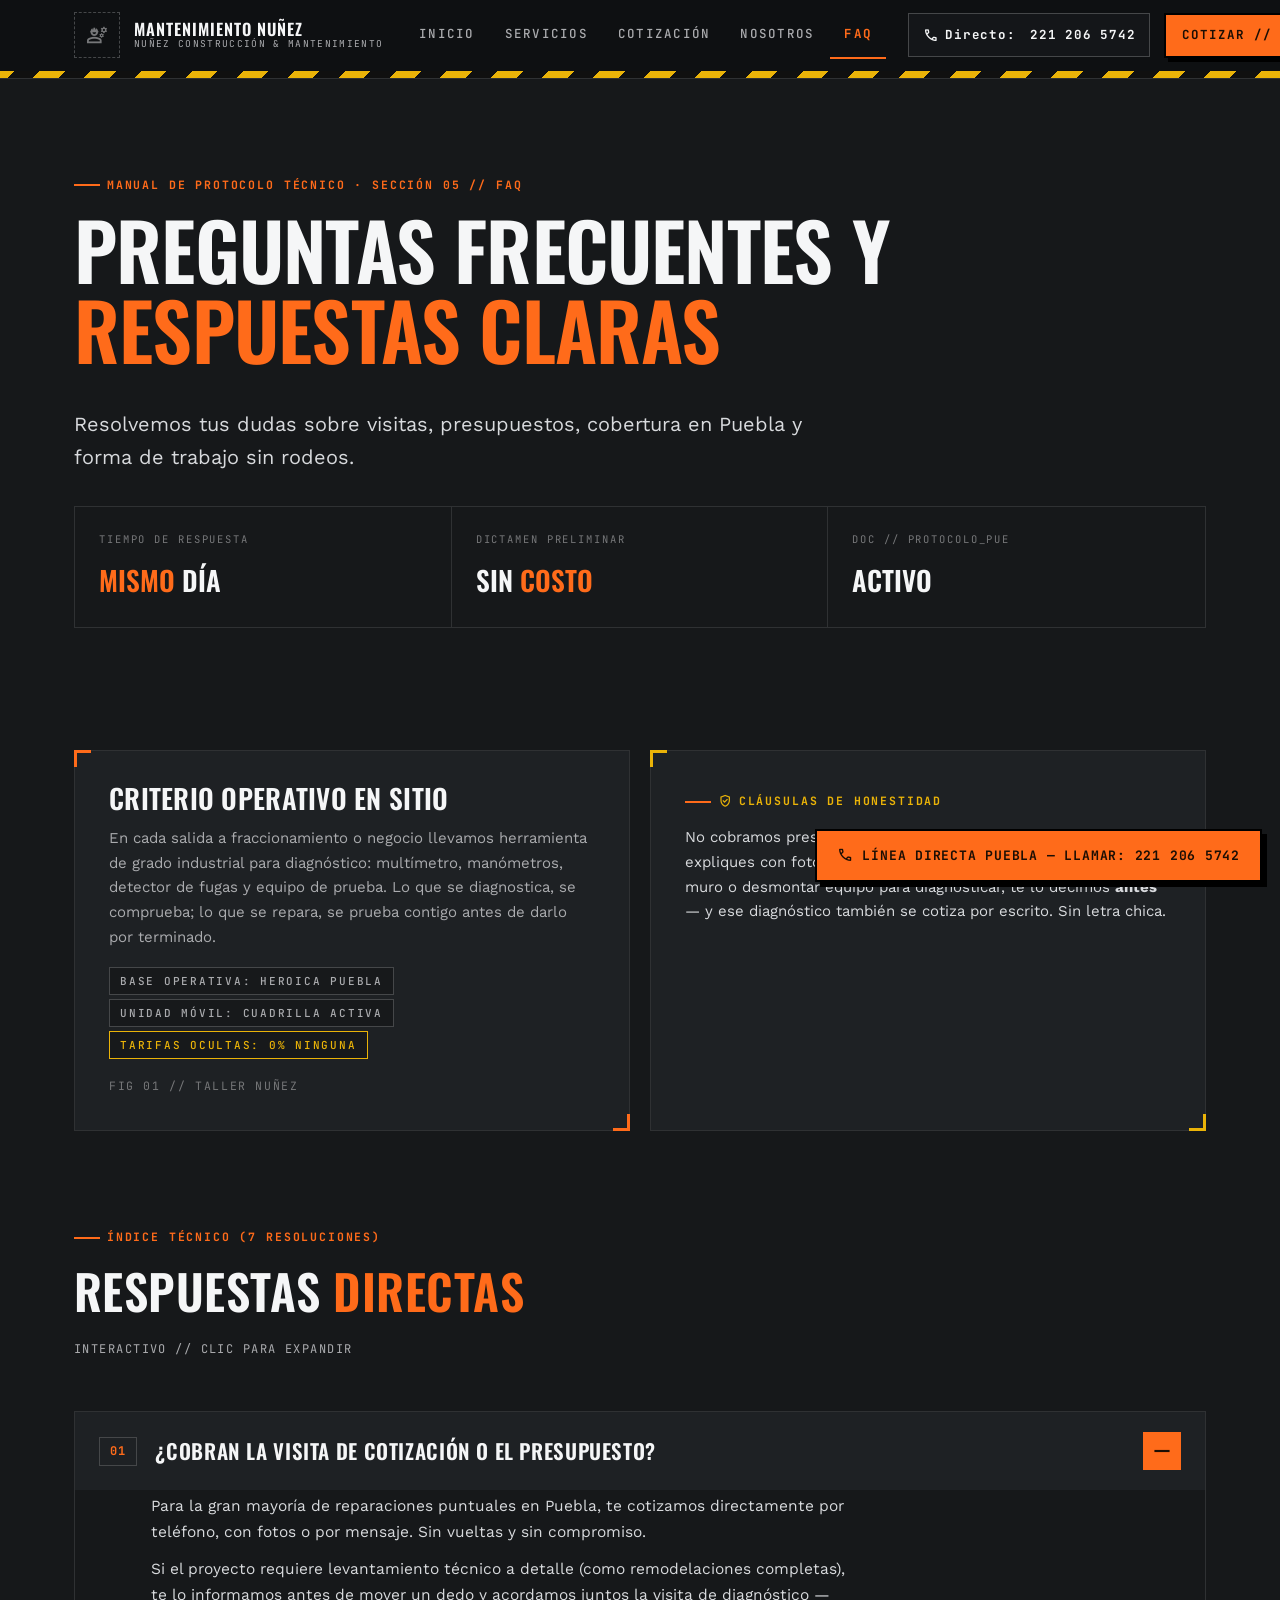
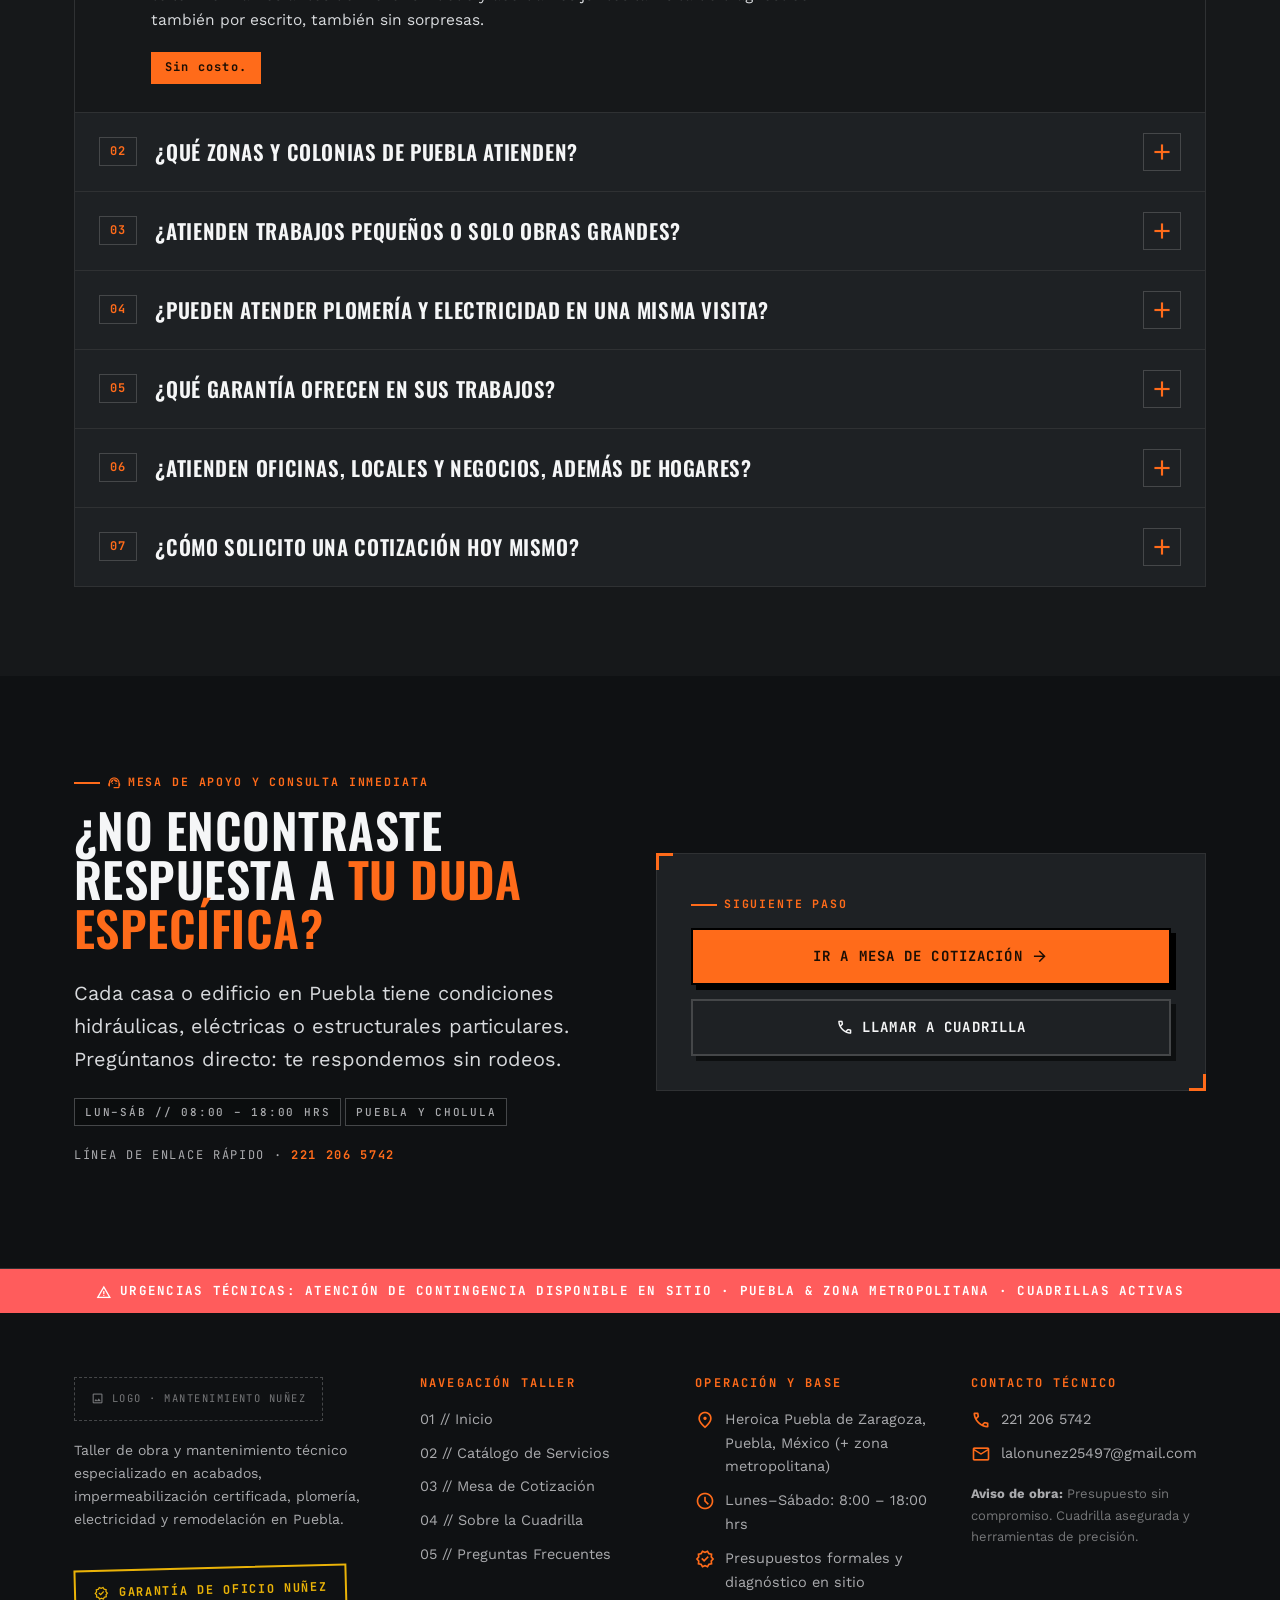
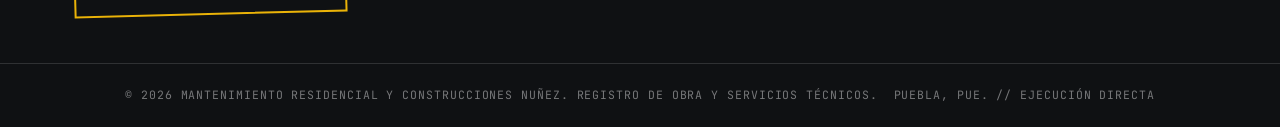
<file: faq.html>
<!DOCTYPE html>
<html lang="es-MX">
<head>
<meta charset="UTF-8">
<meta name="viewport" content="width=device-width, initial-scale=1.0">
<title>Preguntas frecuentes — Visitas, precios y cobertura en Puebla | Mantenimiento Nuñez</title>
<meta name="description" content="Resolvemos tus dudas sobre visitas, presupuestos, cobertura en Puebla y forma de trabajo sin rodeos. Cotización clara antes de empezar.">
<meta property="og:title" content="FAQ — Mantenimiento Nuñez Puebla">
<meta property="og:description" content="Cotización clara antes de empezar. Un solo técnico de confianza para tu casa u oficina en Puebla.">
<meta property="og:type" content="website">
<link rel="preconnect" href="https://fonts.googleapis.com">
<link rel="preconnect" href="https://fonts.gstatic.com" crossorigin>
<link href="https://fonts.googleapis.com/css2?family=Oswald:wght@500;600;700&family=Work+Sans:wght@400;500;600;700&family=JetBrains+Mono:wght@400;500;700&family=Material+Symbols+Outlined:opsz,wght,FILL,GRAD@20..48,400,0,0&display=swap" rel="stylesheet">
<link rel="stylesheet" href="styles.css">

</head>
<body>
<a class="skip-link" href="#contenido">Saltar al contenido</a>

<header class="site-header">
  <div class="header-inner">
    <a class="brand" href="index.html" aria-label="Mantenimiento Residencial y Construcciones Nuñez — Inicio">
      <span class="brand-logo-ph" title="Espacio reservado: logotipo del taller"><span class="material-symbols-outlined">engineering</span></span>
      <span class="brand-name"><b>Mantenimiento Nuñez</b><span>Nuñez construcción &amp; mantenimiento</span></span>
    </a>
    <nav class="main-nav" aria-label="Navegación principal">
      <a class="nav-link" href="index.html">Inicio</a>
      <a class="nav-link" href="servicios.html">Servicios</a>
      <a class="nav-link" href="cotizacion.html">Cotización</a>
      <a class="nav-link" href="nosotros.html">Nosotros</a>
      <a class="nav-link active" href="faq.html" aria-current="page">FAQ</a>
    </nav>
    <div class="header-actions">
      <a class="phone-chip" href="tel:+522212065742"><span class="material-symbols-outlined">call</span><span class="chip-label">Directo:&nbsp;</span>221 206 5742</a>
      <a class="btn btn--sm" href="cotizacion.html">Cotizar //</a>
    </div>
  </div>
  <div class="hazard hazard--thin" aria-hidden="true"></div>
</header>

<main id="contenido">
<!-- ============ 1 · PROTOCOL HEADER + STATS ============ -->
<section style="padding-bottom:0">
  <div class="wrap">
    <p class="eyebrow enter" style="--d:.05s">Manual de protocolo técnico · Sección 05 // FAQ</p>
    <h1 class="enter" style="--d:.12s">Preguntas frecuentes y <span class="accent">respuestas claras</span></h1>
    <p class="lead enter" style="--d:.2s">Resolvemos tus dudas sobre visitas, presupuestos, cobertura en Puebla y forma de trabajo sin rodeos.</p>
    <div class="faq-stats reveal">
      <div class="stat"><span class="k">Tiempo de respuesta</span><span class="v"><span class="accent">Mismo</span> día</span></div>
      <div class="stat"><span class="k">Dictamen preliminar</span><span class="v">Sin <span class="accent">costo</span></span></div>
      <div class="stat"><span class="k">Doc // Protocolo_PUE</span><span class="v">Activo</span></div>
    </div>
  </div>
</section>

<!-- ============ 2 · CRITERIO OPERATIVO ============ -->
<section>
  <div class="wrap">
    <div class="grid-2">
      <div class="plate reveal">
        <h3>Criterio operativo en sitio</h3>
        <p style="font-size:15px;color:var(--muted)">En cada salida a fraccionamiento o negocio llevamos herramienta de grado industrial para diagnóstico: multímetro, manómetros, detector de fugas y equipo de prueba. Lo que se diagnostica, se comprueba; lo que se repara, se prueba contigo antes de darlo por terminado.</p>
        <div><span class="tag">Base operativa: Heroica Puebla</span><span class="tag">Unidad móvil: cuadrilla activa</span><span class="tag" style="color:var(--yellow);border-color:var(--yellow)">Tarifas ocultas: 0% ninguna</span></div>
        <p class="mono" style="font-size:11.5px;letter-spacing:.14em;color:var(--faint);text-transform:uppercase;margin-top:16px;margin-bottom:0">Fig 01 // Taller Nuñez</p>
      </div>
      <div class="plate plate--yellow reveal" style="--d:.12s">
        <p class="eyebrow" style="color:var(--yellow)"><span class="material-symbols-outlined">verified_user</span>Cláusulas de honestidad</p>
        <p style="font-size:15px;margin:0">No cobramos presupuestos por fallas cotidianas que nos expliques con fotos o por teléfono. Si la avería requiere romper muro o desmontar equipo para diagnosticar, te lo decimos <strong style="color:var(--body)">antes</strong> — y ese diagnóstico también se cotiza por escrito. Sin letra chica.</p>
      </div>
    </div>
  </div>
</section>
<!-- ============ 3 · ACCORDION ============ -->
<section style="padding-top:0">
  <div class="wrap">
    <div class="section-head reveal">
      <p class="eyebrow">Índice técnico (7 resoluciones)</p>
      <h2>Respuestas <span class="accent">directas</span></h2>
      <p class="mono" style="font-size:12px;letter-spacing:.12em;color:var(--muted);text-transform:uppercase">Interactivo // Clic para expandir</p>
    </div>
    <div class="accordion reveal" id="faqAccordion">
      <div class="acc-item open">
        <button class="acc-btn" aria-expanded="true" aria-controls="panel-1" id="accbtn-1">
          <span class="acc-num">01</span><span>¿Cobran la visita de cotización o el presupuesto?</span>
          <span class="acc-toggle"><span class="material-symbols-outlined">remove</span></span>
        </button>
        <div class="acc-panel" id="panel-1" role="region" aria-labelledby="accbtn-1">
          <div class="acc-panel-inner">
            <p>Para la gran mayoría de reparaciones puntuales en Puebla, te cotizamos directamente por teléfono, con fotos o por mensaje. Sin vueltas y sin compromiso.</p>
            <p>Si el proyecto requiere levantamiento técnico a detalle (como remodelaciones completas), te lo informamos antes de mover un dedo y acordamos juntos la visita de diagnóstico — también por escrito, también sin sorpresas.</p>
            <span class="cost-chip">Sin costo.</span>
          </div>
        </div>
      </div>
      <div class="acc-item">
        <button class="acc-btn" aria-expanded="false" aria-controls="panel-2" id="accbtn-2">
          <span class="acc-num">02</span><span>¿Qué zonas y colonias de Puebla atienden?</span>
          <span class="acc-toggle"><span class="material-symbols-outlined">add</span></span>
        </button>
        <div class="acc-panel" id="panel-2" role="region" aria-labelledby="accbtn-2">
          <div class="acc-panel-inner">
            <p>Base en <strong>Heroica Puebla de Zaragoza</strong> con cobertura en zona metropolitana: Centro Histórico, La Paz, Zavaleta, Angelópolis, Sonata/Lomas, San Manuel, Huexotitla, Las Ánimas, Mayorazgo, San Pedro Cholula, San Andrés Cholula y Cuautlancingo, entre otras.</p>
            <p>¿Tu fraccionamiento no aparece en la lista? Pregúntanos sin compromiso en la <a href="cotizacion.html">mesa de cotización</a>: si está en la zona conurbada, llegamos.</p>
          </div>
        </div>
      </div>
      <div class="acc-item">
        <button class="acc-btn" aria-expanded="false" aria-controls="panel-3" id="accbtn-3">
          <span class="acc-num">03</span><span>¿Atienden trabajos pequeños o solo obras grandes?</span>
          <span class="acc-toggle"><span class="material-symbols-outlined">add</span></span>
        </button>
        <div class="acc-panel" id="panel-3" role="region" aria-labelledby="accbtn-3">
          <div class="acc-panel-inner">
            <p>Atendemos trabajos pequeños — de hecho son nuestro pan de cada día: colgar un cuadro, cambiar un contacto, ajustar una puerta, sellar una gotera. Esos pendientes que llevas meses posponiendo son exactamente lo que resolvemos.</p>
            <p>Consejo de taller: agrupa varios pendientes chicos en una sola visita y te cotizamos el paquete completo antes de empezar.</p>
          </div>
        </div>
      </div>
      <div class="acc-item">
        <button class="acc-btn" aria-expanded="false" aria-controls="panel-4" id="accbtn-4">
          <span class="acc-num">04</span><span>¿Pueden atender plomería y electricidad en una misma visita?</span>
          <span class="acc-toggle"><span class="material-symbols-outlined">add</span></span>
        </button>
        <div class="acc-panel" id="panel-4" role="region" aria-labelledby="accbtn-4">
          <div class="acc-panel-inner">
            <p>Sí — y es lo más eficiente. Un solo técnico de confianza, un solo día coordinado: resolvemos la fuga del baño, el contacto que no sirve y el soporte de la pantalla en la misma vuelta.</p>
            <p>Armas tu lista en la <a href="cotizacion.html">mesa de cotización</a> y te damos un presupuesto global antes de dar martillazo. Sin traslados dobles, sin días perdidos.</p>
          </div>
        </div>
      </div>
      <div class="acc-item">
        <button class="acc-btn" aria-expanded="false" aria-controls="panel-5" id="accbtn-5">
          <span class="acc-num">05</span><span>¿Qué garantía ofrecen en sus trabajos?</span>
          <span class="acc-toggle"><span class="material-symbols-outlined">add</span></span>
        </button>
        <div class="acc-panel" id="panel-5" role="region" aria-labelledby="accbtn-5">
          <div class="acc-panel-inner">
            <p>Cada trabajo se entrega <strong>funcionando y probado contigo</strong> antes de darlo por terminado. Esa es la base, sin excepciones.</p>
            <p>Los términos exactos de respaldo (alcance y vigencia por tipo de trabajo) se dejan <strong>por escrito en la cotización que autorizas</strong>. Nada verbal, nada ambiguo: lo que se firma, se cumple.</p>
          </div>
        </div>
      </div>
      <div class="acc-item">
        <button class="acc-btn" aria-expanded="false" aria-controls="panel-6" id="accbtn-6">
          <span class="acc-num">06</span><span>¿Atienden oficinas, locales y negocios, además de hogares?</span>
          <span class="acc-toggle"><span class="material-symbols-outlined">add</span></span>
        </button>
        <div class="acc-panel" id="panel-6" role="region" aria-labelledby="accbtn-6">
          <div class="acc-panel-inner">
            <p>Sí. Trabajamos para casas, departamentos, oficinas, locales comerciales y pequeños negocios en Puebla y zona metropolitana.</p>
            <p>Si tu negocio necesita mantenimiento recurrente (locales, consultorios, oficinas), cuéntanos en la <a href="cotizacion.html">mesa de cotización</a> y armamos un plan de visitas.</p>
          </div>
        </div>
      </div>
      <div class="acc-item">
        <button class="acc-btn" aria-expanded="false" aria-controls="panel-7" id="accbtn-7">
          <span class="acc-num">07</span><span>¿Cómo solicito una cotización hoy mismo?</span>
          <span class="acc-toggle"><span class="material-symbols-outlined">add</span></span>
        </button>
        <div class="acc-panel" id="panel-7" role="region" aria-labelledby="accbtn-7">
          <div class="acc-panel-inner">
            <p>Tres vías, todas directas con el técnico responsable:</p>
            <p><strong>1.</strong> Llena la <a href="cotizacion.html">ficha de diagnóstico</a> (2 minutos). <strong>2.</strong> Llama al <a href="tel:+522212065742">221 206 5742</a>. <strong>3.</strong> Escribe a <a href="mailto:lalonunez25497@gmail.com">lalonunez25497@gmail.com</a>.</p>
            <p>Horario Lun–Sáb 8:00–18:00. Respondemos el mismo día.</p>
          </div>
        </div>
      </div>
    </div>
  </div>
</section>

<!-- ============ 4 · MESA DE APOYO CTA ============ -->
<section style="background:var(--bg-deep)">
  <div class="wrap support-band">
    <div class="reveal">
      <p class="eyebrow"><span class="material-symbols-outlined">support_agent</span>Mesa de apoyo y consulta inmediata</p>
      <h2>¿No encontraste respuesta a <span class="accent">tu duda específica?</span></h2>
      <p class="lead">Cada casa o edificio en Puebla tiene condiciones hidráulicas, eléctricas o estructurales particulares. Pregúntanos directo: te respondemos sin rodeos.</p>
      <div><span class="tag">Lun–Sáb // 08:00 – 18:00 hrs</span><span class="tag">Puebla y Cholula</span></div>
      <p class="mono" style="font-size:12px;letter-spacing:.14em;color:var(--muted);text-transform:uppercase;margin-top:18px">Línea de enlace rápido · <a href="tel:+522212065742" style="color:var(--orange);font-weight:700">221 206 5742</a></p>
    </div>
    <div class="reveal" style="--d:.12s">
      <div class="plate">
        <p class="eyebrow">Siguiente paso</p>
        <div style="display:grid;gap:14px">
          <a class="btn btn--block" href="cotizacion.html">Ir a mesa de cotización <span class="material-symbols-outlined">arrow_forward</span></a>
          <a class="btn btn--ghost btn--block" href="tel:+522212065742"><span class="material-symbols-outlined">call</span>Llamar a cuadrilla</a>
        </div>
      </div>
    </div>
  </div>
</section>

</main>
<script type="application/ld+json">
{"@context":"https://schema.org","@type":"FAQPage","mainEntity":[
{"@type":"Question","name":"¿Cobran la visita de cotización o el presupuesto?","acceptedAnswer":{"@type":"Answer","text":"Para la gran mayoría de reparaciones puntuales en Puebla, la cotización por teléfono, fotos o mensaje es sin costo. Los levantamientos técnicos a detalle se informan y acuerdan antes."}},
{"@type":"Question","name":"¿Qué zonas y colonias de Puebla atienden?","acceptedAnswer":{"@type":"Answer","text":"Heroica Puebla de Zaragoza y zona metropolitana: Centro Histórico, La Paz, Zavaleta, Angelópolis, Cholula, Cuautlancingo y zonas conurbadas."}},
{"@type":"Question","name":"¿Atienden trabajos pequeños o solo obras grandes?","acceptedAnswer":{"@type":"Answer","text":"Sí, atendemos trabajos pequeños: son el pan de cada día. Se pueden agrupar varios pendientes en una sola visita con presupuesto global."}},
{"@type":"Question","name":"¿Pueden atender plomería y electricidad en una misma visita?","acceptedAnswer":{"@type":"Answer","text":"Sí: un solo técnico, un solo día coordinado, con presupuesto global autorizado antes de empezar."}},
{"@type":"Question","name":"¿Qué garantía ofrecen en sus trabajos?","acceptedAnswer":{"@type":"Answer","text":"Cada trabajo se entrega funcionando y probado. Los términos de respaldo se dejan por escrito en la cotización autorizada."}},
{"@type":"Question","name":"¿Atienden oficinas, locales y negocios, además de hogares?","acceptedAnswer":{"@type":"Answer","text":"Sí: casas, departamentos, oficinas, locales comerciales y pequeños negocios en Puebla y zona metropolitana."}},
{"@type":"Question","name":"¿Cómo solicito una cotización hoy mismo?","acceptedAnswer":{"@type":"Answer","text":"Por la ficha de diagnóstico en línea, llamando al 221 206 5742 o escribiendo a lalonunez25497@gmail.com. Lun–Sáb 8:00–18:00."}}
]}
</script>
<!-- ================= FOOTER (shared) ================= -->
<footer class="site-footer">
  <div class="warning-strip"><span class="material-symbols-outlined">warning</span>Urgencias técnicas: atención de contingencia disponible en sitio · Puebla &amp; zona metropolitana · Cuadrillas activas</div>
  <div class="wrap">
    <div class="footer-grid">
      <div class="footer-col footer-brand">
        <span class="logo-ph"><span class="material-symbols-outlined">image</span>Logo · Mantenimiento Nuñez</span>
        <p style="margin-top:18px">Taller de obra y mantenimiento técnico especializado en acabados, impermeabilización certificada, plomería, electricidad y remodelación en Puebla.</p>
        <span class="guarantee-stamp"><span class="material-symbols-outlined">verified</span>Garantía de oficio Nuñez</span>
      </div>
      <div class="footer-col">
        <h4>Navegación taller</h4>
        <ul>
          <li><a href="index.html">01 // Inicio</a></li>
          <li><a href="servicios.html">02 // Catálogo de Servicios</a></li>
          <li><a href="cotizacion.html">03 // Mesa de Cotización</a></li>
          <li><a href="nosotros.html">04 // Sobre la Cuadrilla</a></li>
          <li><a href="faq.html">05 // Preguntas Frecuentes</a></li>
        </ul>
      </div>
      <div class="footer-col">
        <h4>Operación y base</h4>
        <ul class="footer-contact">
          <li><span class="material-symbols-outlined">location_on</span><span>Heroica Puebla de Zaragoza, Puebla, México (+ zona metropolitana)</span></li>
          <li><span class="material-symbols-outlined">schedule</span><span>Lunes–Sábado: 8:00 – 18:00 hrs</span></li>
          <li><span class="material-symbols-outlined">verified</span><span>Presupuestos formales y diagnóstico en sitio</span></li>
        </ul>
      </div>
      <div class="footer-col">
        <h4>Contacto técnico</h4>
        <ul class="footer-contact">
          <li><span class="material-symbols-outlined">call</span><a href="tel:+522212065742">221 206 5742</a></li>
          <li><span class="material-symbols-outlined">mail</span><a href="mailto:lalonunez25497@gmail.com">lalonunez25497@gmail.com</a></li>
        </ul>
        <p style="font-size:13px;color:var(--faint);margin-top:18px"><strong style="color:var(--muted)">Aviso de obra:</strong> Presupuesto sin compromiso. Cuadrilla asegurada y herramientas de precisión.</p>
      </div>
    </div>
  </div>
  <div class="footer-legal">
    <div class="wrap" style="display:flex;justify-content:space-between;gap:16px;flex-wrap:wrap;padding-top:0;padding-bottom:0">
      <span>© 2026 Mantenimiento Residencial y Construcciones Nuñez. Registro de Obra y Servicios Técnicos.</span>
      <span>Puebla, Pue. // Ejecución directa</span>
    </div>
  </div>
</footer>

<a class="sticky-call" href="tel:+522212065742" aria-label="Llamar a la línea directa en Puebla: 221 206 5742">
  <span class="material-symbols-outlined">call</span>
  <span>Línea directa Puebla<span class="sc-sub"> — Llamar: 221 206 5742</span></span>
</a>

<script src="script.js"></script>
</body>
</html>
</file>
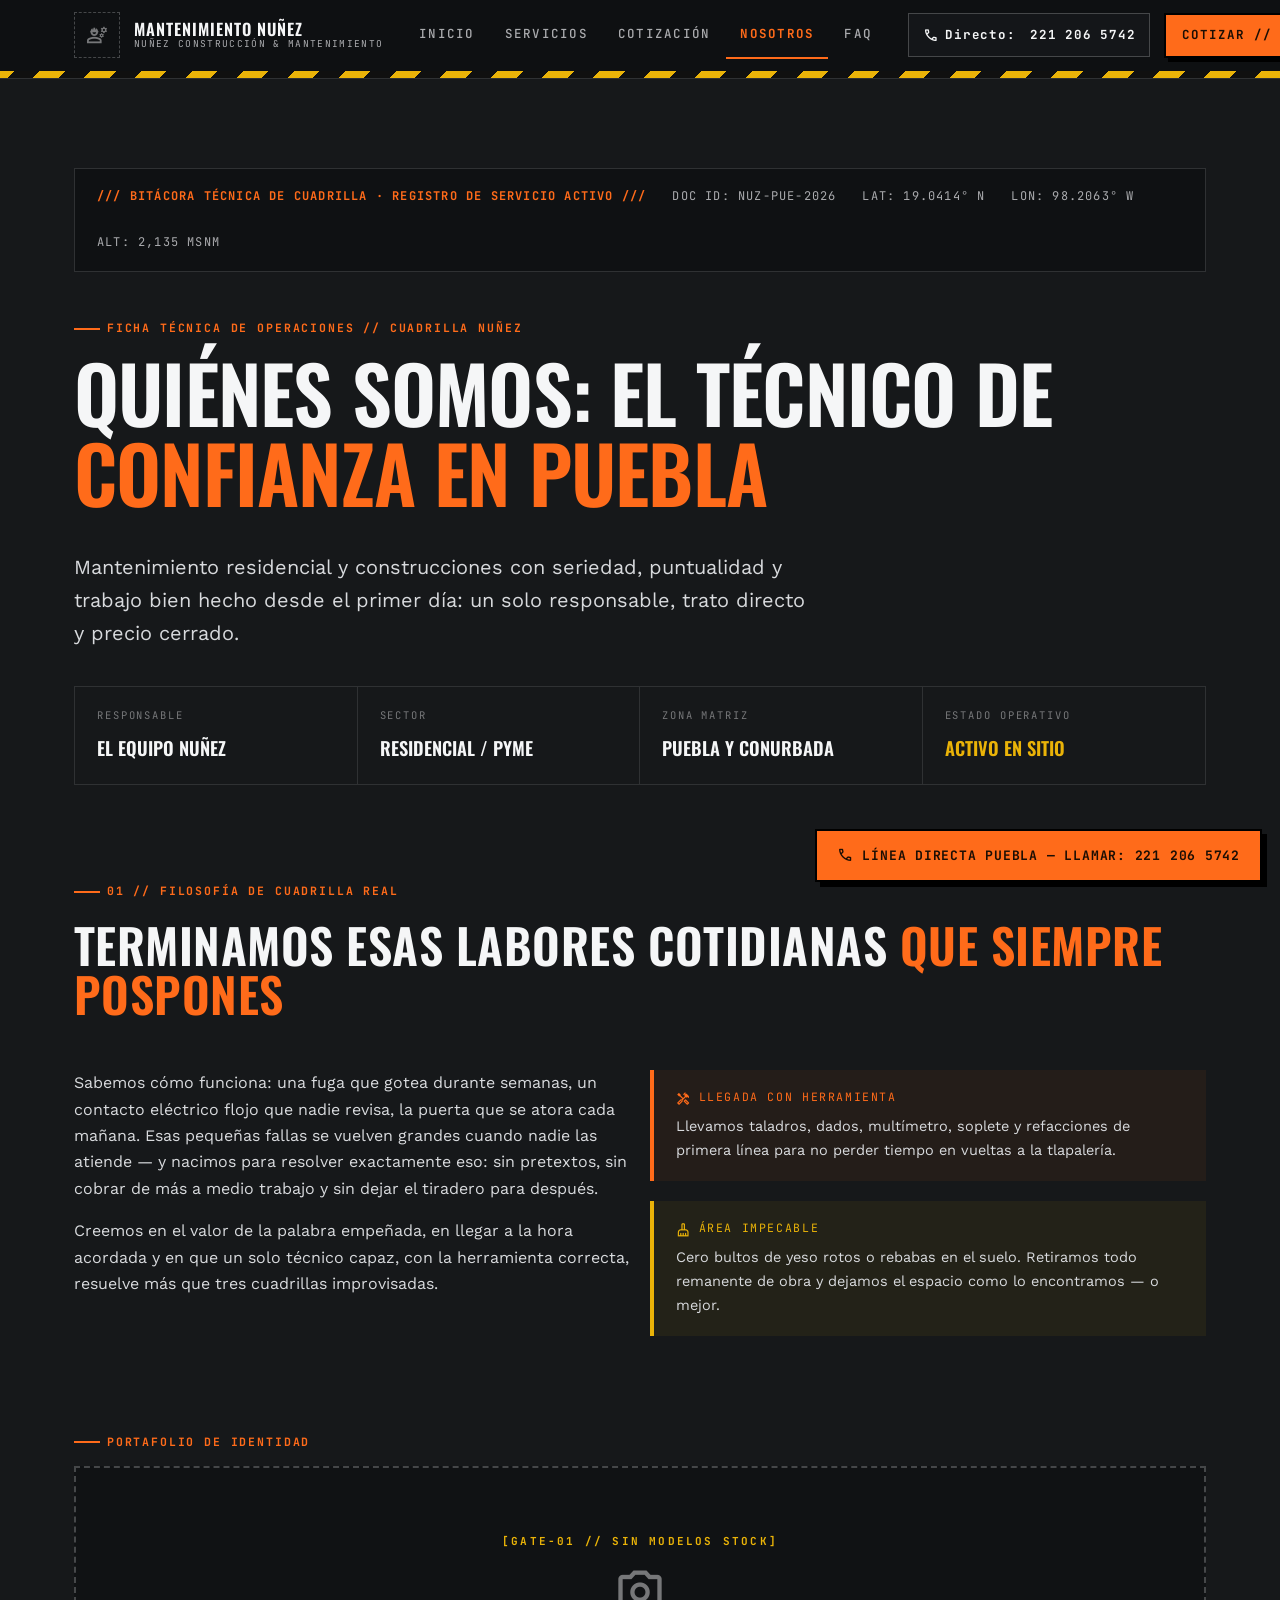
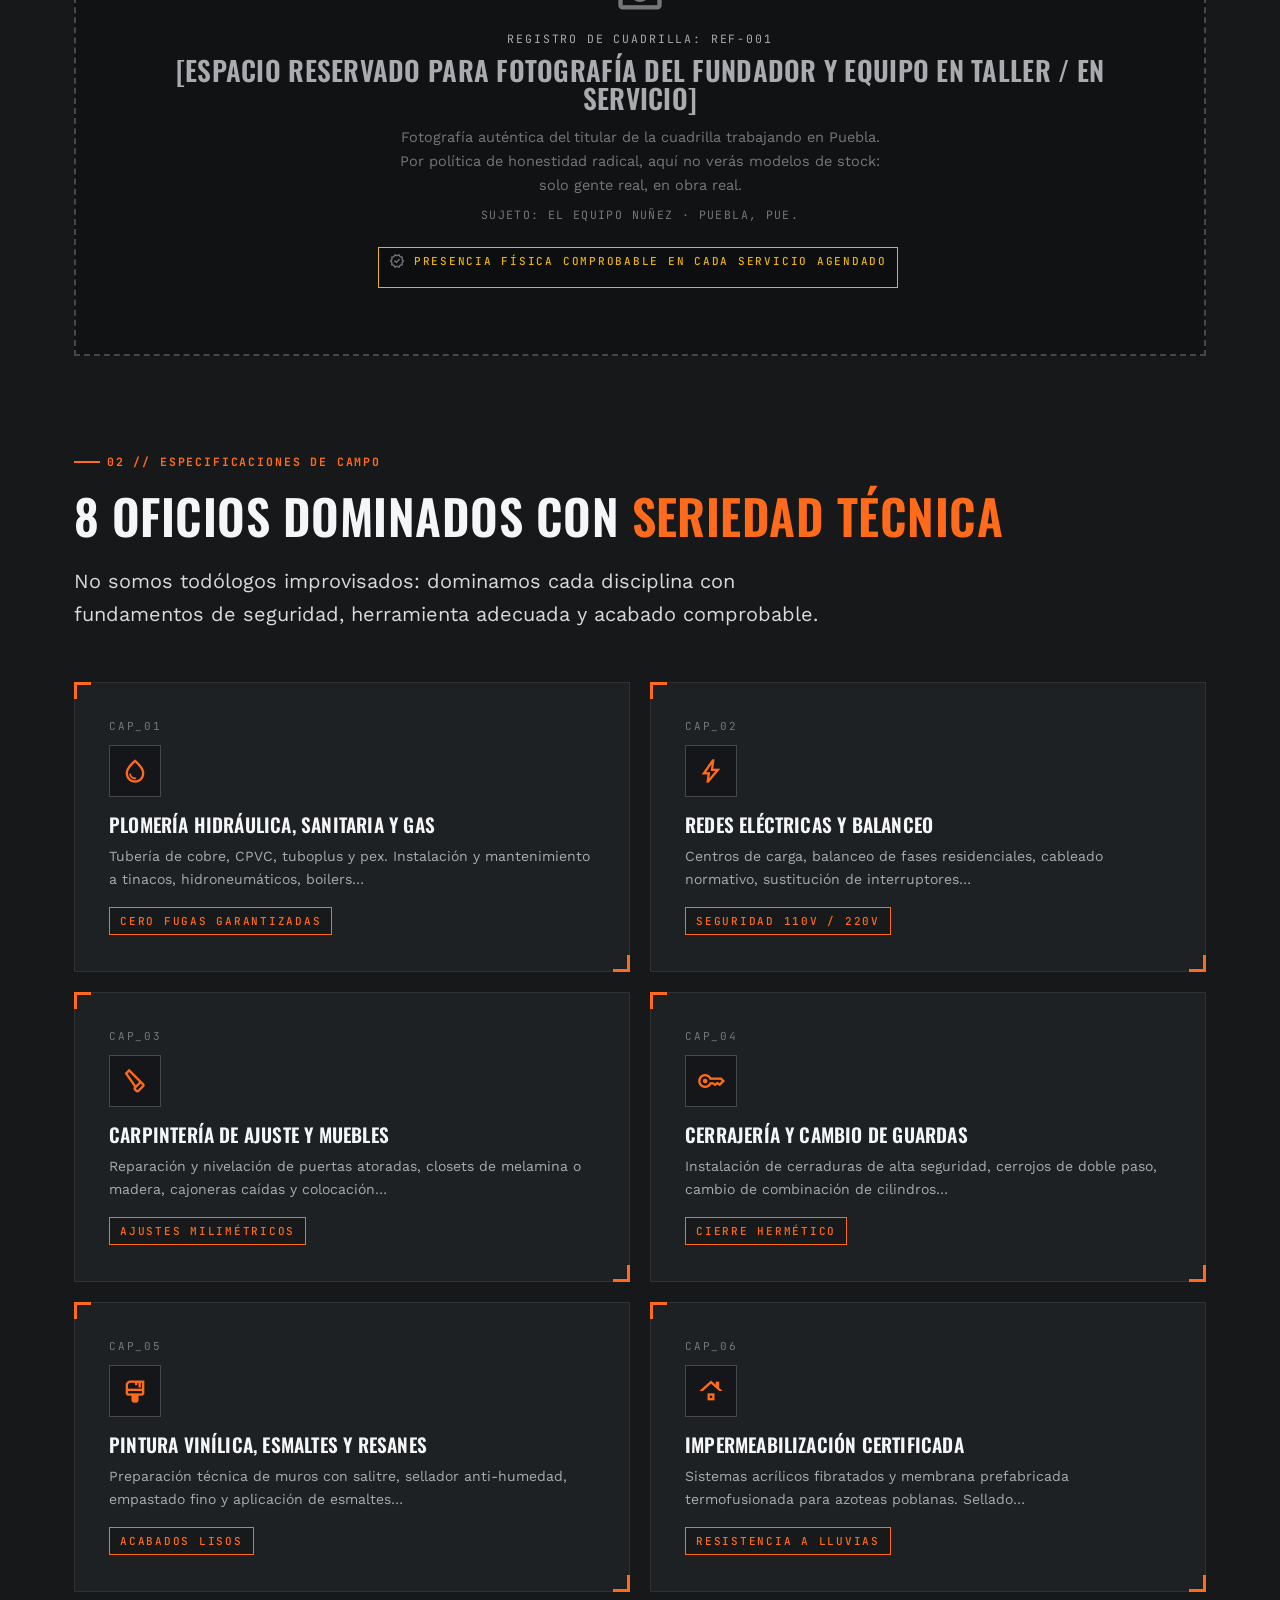
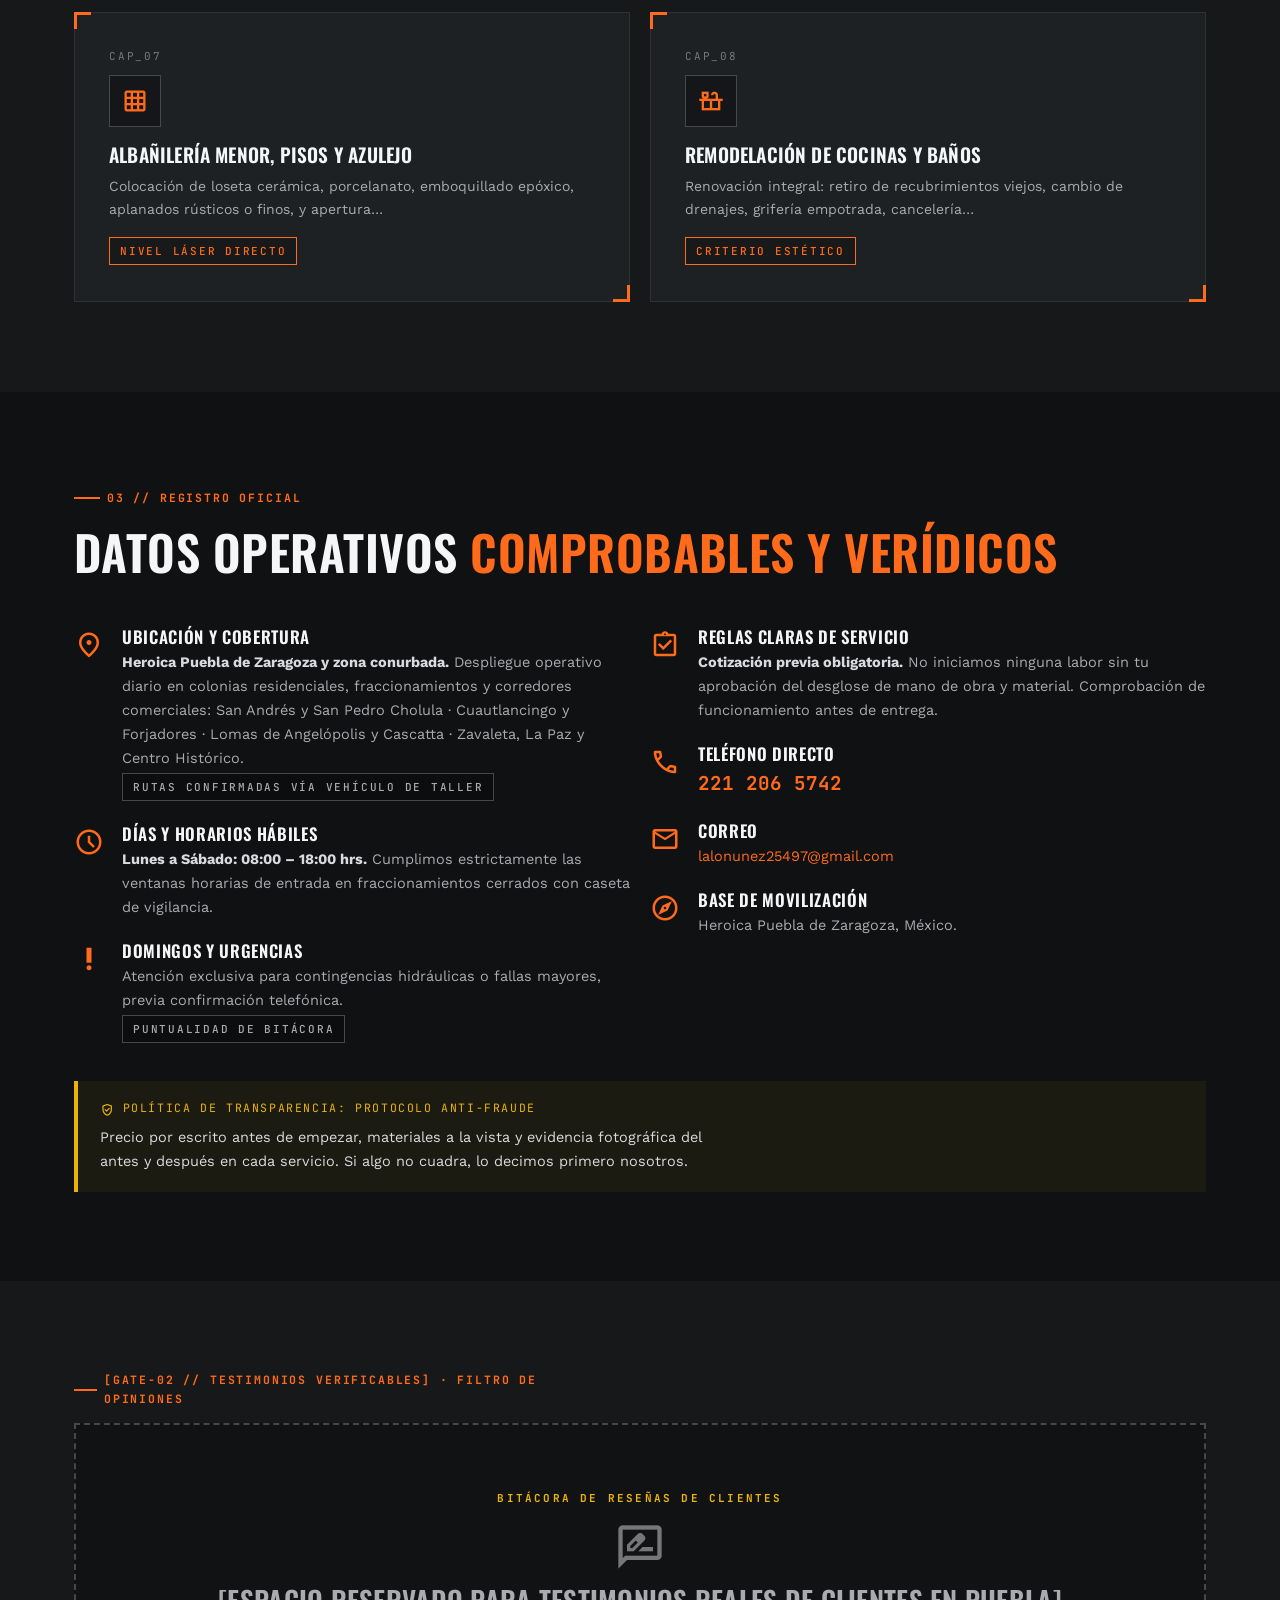
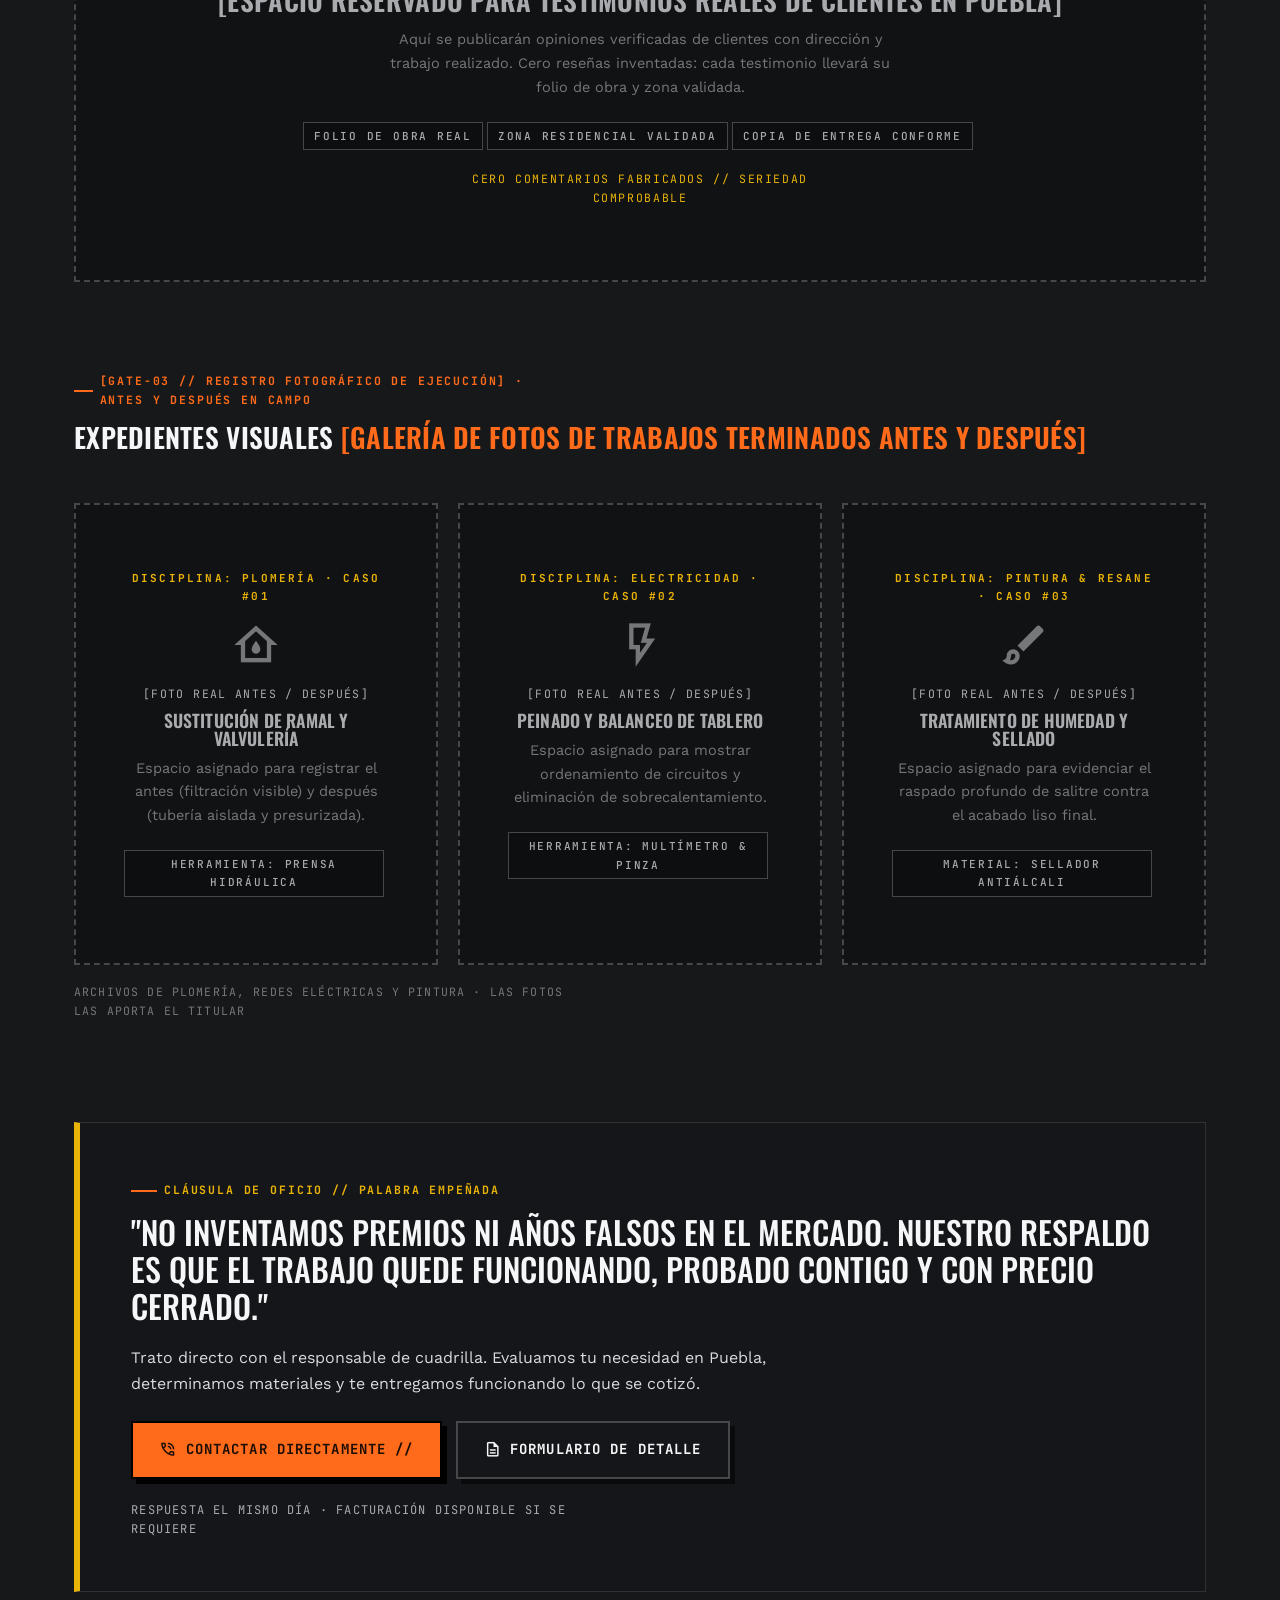
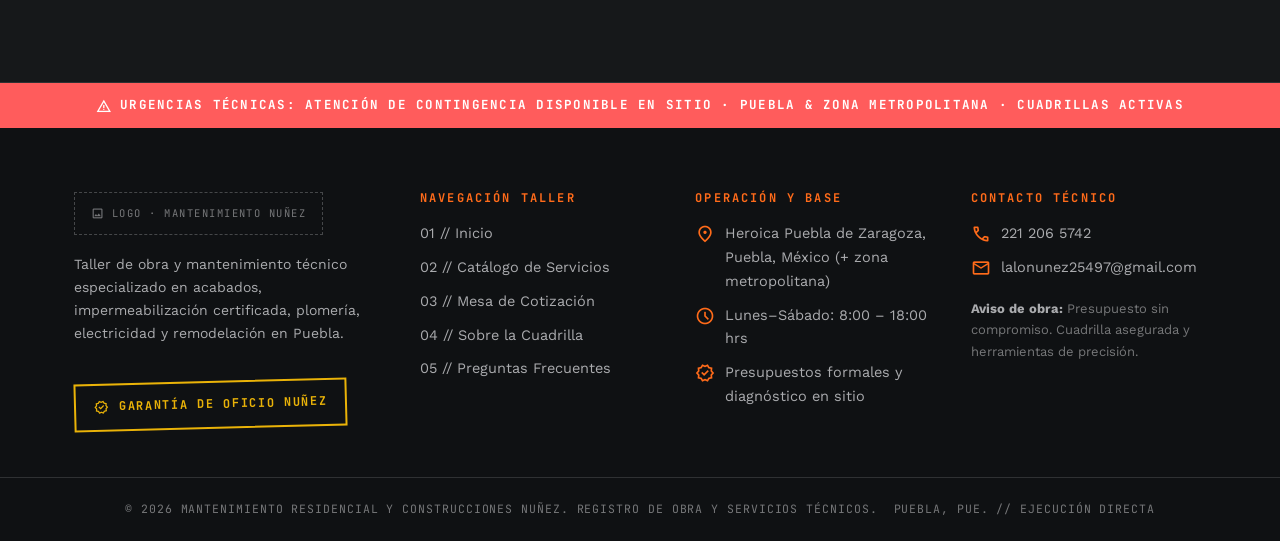
<file: nosotros.html>
<!DOCTYPE html>
<html lang="es-MX">
<head>
<meta charset="UTF-8">
<meta name="viewport" content="width=device-width, initial-scale=1.0">
<title>Quiénes somos — El técnico de confianza en Puebla | Mantenimiento Nuñez</title>
<meta name="description" content="Mantenimiento residencial y construcciones en Puebla: un solo técnico de confianza, 8 oficios dominados, horario Lun–Sáb 8:00–18:00. Sin reseñas inventadas: trabajo comprobable.">
<meta property="og:title" content="Nosotros — Mantenimiento Nuñez Puebla">
<meta property="og:description" content="Cotización clara antes de empezar. Un solo técnico de confianza para tu casa u oficina en Puebla.">
<meta property="og:type" content="website">
<link rel="preconnect" href="https://fonts.googleapis.com">
<link rel="preconnect" href="https://fonts.gstatic.com" crossorigin>
<link href="https://fonts.googleapis.com/css2?family=Oswald:wght@500;600;700&family=Work+Sans:wght@400;500;600;700&family=JetBrains+Mono:wght@400;500;700&family=Material+Symbols+Outlined:opsz,wght,FILL,GRAD@20..48,400,0,0&display=swap" rel="stylesheet">
<link rel="stylesheet" href="styles.css">

</head>
<body>
<a class="skip-link" href="#contenido">Saltar al contenido</a>

<header class="site-header">
  <div class="header-inner">
    <a class="brand" href="index.html" aria-label="Mantenimiento Residencial y Construcciones Nuñez — Inicio">
      <span class="brand-logo-ph" title="Espacio reservado: logotipo del taller"><span class="material-symbols-outlined">engineering</span></span>
      <span class="brand-name"><b>Mantenimiento Nuñez</b><span>Nuñez construcción &amp; mantenimiento</span></span>
    </a>
    <nav class="main-nav" aria-label="Navegación principal">
      <a class="nav-link" href="index.html">Inicio</a>
      <a class="nav-link" href="servicios.html">Servicios</a>
      <a class="nav-link" href="cotizacion.html">Cotización</a>
      <a class="nav-link active" href="nosotros.html" aria-current="page">Nosotros</a>
      <a class="nav-link" href="faq.html">FAQ</a>
    </nav>
    <div class="header-actions">
      <a class="phone-chip" href="tel:+522212065742"><span class="material-symbols-outlined">call</span><span class="chip-label">Directo:&nbsp;</span>221 206 5742</a>
      <a class="btn btn--sm" href="cotizacion.html">Cotizar //</a>
    </div>
  </div>
  <div class="hazard hazard--thin" aria-hidden="true"></div>
</header>

<main id="contenido">
<!-- ============ 1 · BITÁCORA HEADER ============ -->
<section style="padding-bottom:0">
  <div class="wrap">
    <div class="bitacora-head reveal">
      <span class="mono" style="color:var(--orange);font-weight:700">/// Bitácora técnica de cuadrilla · Registro de servicio activo ///</span>
      <span class="mono">Doc ID: NUZ-PUE-2026</span>
      <span class="mono">Lat: 19.0414° N</span>
      <span class="mono">Lon: 98.2063° W</span>
      <span class="mono">Alt: 2,135 msnm</span>
    </div>
    <p class="eyebrow enter" style="--d:.05s">Ficha técnica de operaciones // Cuadrilla Nuñez</p>
    <h1 class="enter" style="--d:.12s">Quiénes somos: el técnico de <span class="accent">confianza en Puebla</span></h1>
    <p class="lead enter" style="--d:.2s">Mantenimiento residencial y construcciones con seriedad, puntualidad y trabajo bien hecho desde el primer día: un solo responsable, trato directo y precio cerrado.</p>
    <div class="meta-grid reveal">
      <div class="meta-cell"><span class="k">Responsable</span><span class="v">El equipo Nuñez</span></div>
      <div class="meta-cell"><span class="k">Sector</span><span class="v">Residencial / PyME</span></div>
      <div class="meta-cell"><span class="k">Zona matriz</span><span class="v">Puebla y conurbada</span></div>
      <div class="meta-cell"><span class="k">Estado operativo</span><span class="v" style="color:var(--yellow)">Activo en sitio</span></div>
    </div>
  </div>
</section>

<!-- ============ 2 · FILOSOFÍA ============ -->
<section>
  <div class="wrap">
    <div class="section-head reveal">
      <p class="eyebrow">01 // Filosofía de cuadrilla real</p>
      <h2>Terminamos esas labores cotidianas <span class="accent">que siempre pospones</span></h2>
    </div>
    <div class="grid-2">
      <div class="reveal">
        <p>Sabemos cómo funciona: una fuga que gotea durante semanas, un contacto eléctrico flojo que nadie revisa, la puerta que se atora cada mañana. Esas pequeñas fallas se vuelven grandes cuando nadie las atiende — y nacimos para resolver exactamente eso: sin pretextos, sin cobrar de más a medio trabajo y sin dejar el tiradero para después.</p>
        <p>Creemos en el valor de la palabra empeñada, en llegar a la hora acordada y en que un solo técnico capaz, con la herramienta correcta, resuelve más que tres cuadrillas improvisadas.</p>
      </div>
      <div class="reveal" style="--d:.12s">
        <div class="callout" style="margin-bottom:20px">
          <p class="mono" style="font-size:11.5px;letter-spacing:.14em;color:var(--orange);text-transform:uppercase;margin-bottom:8px"><span class="material-symbols-outlined" style="vertical-align:-5px">handyman</span> Llegada con herramienta</p>
          <p style="margin:0;font-size:14.5px">Llevamos taladros, dados, multímetro, soplete y refacciones de primera línea para no perder tiempo en vueltas a la tlapalería.</p>
        </div>
        <div class="callout callout--yellow">
          <p class="mono" style="font-size:11.5px;letter-spacing:.14em;color:var(--yellow);text-transform:uppercase;margin-bottom:8px"><span class="material-symbols-outlined" style="vertical-align:-5px">cleaning_services</span> Área impecable</p>
          <p style="margin:0;font-size:14.5px">Cero bultos de yeso rotos o rebabas en el suelo. Retiramos todo remanente de obra y dejamos el espacio como lo encontramos — o mejor.</p>
        </div>
      </div>
    </div>
  </div>
</section>

<!-- ============ 3 · FOUNDER PHOTO GATE ============ -->
<section style="padding-top:0">
  <div class="wrap">
    <p class="eyebrow reveal">Portafolio de identidad</p>
    <div class="gate reveal">
      <span class="gate-id">[Gate-01 // Sin modelos stock]</span>
      <span class="material-symbols-outlined">photo_camera</span>
      <p class="mono" style="font-size:11.5px;letter-spacing:.16em;color:var(--muted);text-transform:uppercase">Registro de cuadrilla: REF-001</p>
      <h3>[Espacio reservado para fotografía del fundador y equipo en taller / en servicio]</h3>
      <p>Fotografía auténtica del titular de la cuadrilla trabajando en Puebla. Por política de honestidad radical, aquí no verás modelos de stock: solo gente real, en obra real.</p>
      <p class="mono" style="font-size:11.5px;letter-spacing:.12em;color:var(--faint);text-transform:uppercase">Sujeto: El equipo Nuñez · Puebla, Pue.</p>
      <span class="tag" style="color:var(--yellow);border-color:var(--yellow)"><span class="material-symbols-outlined" style="font-size:16px;vertical-align:-4px">verified</span> Presencia física comprobable en cada servicio agendado</span>
    </div>
  </div>
</section>
<!-- ============ 4 · 8 OFICIOS ============ -->
<section style="padding-top:0">
  <div class="wrap">
    <div class="section-head reveal">
      <p class="eyebrow">02 // Especificaciones de campo</p>
      <h2>8 oficios dominados con <span class="accent">seriedad técnica</span></h2>
      <p class="lead">No somos todólogos improvisados: dominamos cada disciplina con fundamentos de seguridad, herramienta adecuada y acabado comprobable.</p>
    </div>
    <div class="cap-grid">
      <article class="plate cap-card reveal" style="--d:0.00s">
        <p class="mono" style="font-size:11px;color:var(--faint);letter-spacing:.16em;margin-bottom:10px">CAP_01</p>
        <div class="card-icon"><span class="material-symbols-outlined">water_drop</span></div>
        <h3>Plomería Hidráulica, Sanitaria Y Gas</h3>
        <p>Tubería de cobre, CPVC, tuboplus y pex. Instalación y mantenimiento a tinacos, hidroneumáticos, boilers…</p>
        <span class="tag" style="color:var(--orange);border-color:var(--orange);align-self:flex-start">CERO FUGAS GARANTIZADAS</span>
      </article>
      <article class="plate cap-card reveal" style="--d:0.08s">
        <p class="mono" style="font-size:11px;color:var(--faint);letter-spacing:.16em;margin-bottom:10px">CAP_02</p>
        <div class="card-icon"><span class="material-symbols-outlined">bolt</span></div>
        <h3>Redes Eléctricas Y Balanceo</h3>
        <p>Centros de carga, balanceo de fases residenciales, cableado normativo, sustitución de interruptores…</p>
        <span class="tag" style="color:var(--orange);border-color:var(--orange);align-self:flex-start">SEGURIDAD 110V / 220V</span>
      </article>
      <article class="plate cap-card reveal" style="--d:0.16s">
        <p class="mono" style="font-size:11px;color:var(--faint);letter-spacing:.16em;margin-bottom:10px">CAP_03</p>
        <div class="card-icon"><span class="material-symbols-outlined">carpenter</span></div>
        <h3>Carpintería De Ajuste Y Muebles</h3>
        <p>Reparación y nivelación de puertas atoradas, closets de melamina o madera, cajoneras caídas y colocación…</p>
        <span class="tag" style="color:var(--orange);border-color:var(--orange);align-self:flex-start">AJUSTES MILIMÉTRICOS</span>
      </article>
      <article class="plate cap-card reveal" style="--d:0.24s">
        <p class="mono" style="font-size:11px;color:var(--faint);letter-spacing:.16em;margin-bottom:10px">CAP_04</p>
        <div class="card-icon"><span class="material-symbols-outlined">key</span></div>
        <h3>Cerrajería Y Cambio De Guardas</h3>
        <p>Instalación de cerraduras de alta seguridad, cerrojos de doble paso, cambio de combinación de cilindros…</p>
        <span class="tag" style="color:var(--orange);border-color:var(--orange);align-self:flex-start">CIERRE HERMÉTICO</span>
      </article>
      <article class="plate cap-card reveal" style="--d:0.32s">
        <p class="mono" style="font-size:11px;color:var(--faint);letter-spacing:.16em;margin-bottom:10px">CAP_05</p>
        <div class="card-icon"><span class="material-symbols-outlined">format_paint</span></div>
        <h3>Pintura Vinílica, Esmaltes Y Resanes</h3>
        <p>Preparación técnica de muros con salitre, sellador anti-humedad, empastado fino y aplicación de esmaltes…</p>
        <span class="tag" style="color:var(--orange);border-color:var(--orange);align-self:flex-start">ACABADOS LISOS</span>
      </article>
      <article class="plate cap-card reveal" style="--d:0.40s">
        <p class="mono" style="font-size:11px;color:var(--faint);letter-spacing:.16em;margin-bottom:10px">CAP_06</p>
        <div class="card-icon"><span class="material-symbols-outlined">roofing</span></div>
        <h3>Impermeabilización Certificada</h3>
        <p>Sistemas acrílicos fibratados y membrana prefabricada termofusionada para azoteas poblanas. Sellado…</p>
        <span class="tag" style="color:var(--orange);border-color:var(--orange);align-self:flex-start">RESISTENCIA A LLUVIAS</span>
      </article>
      <article class="plate cap-card reveal" style="--d:0.48s">
        <p class="mono" style="font-size:11px;color:var(--faint);letter-spacing:.16em;margin-bottom:10px">CAP_07</p>
        <div class="card-icon"><span class="material-symbols-outlined">grid_on</span></div>
        <h3>Albañilería Menor, Pisos Y Azulejo</h3>
        <p>Colocación de loseta cerámica, porcelanato, emboquillado epóxico, aplanados rústicos o finos, y apertura…</p>
        <span class="tag" style="color:var(--orange);border-color:var(--orange);align-self:flex-start">NIVEL LÁSER DIRECTO</span>
      </article>
      <article class="plate cap-card reveal" style="--d:0.56s">
        <p class="mono" style="font-size:11px;color:var(--faint);letter-spacing:.16em;margin-bottom:10px">CAP_08</p>
        <div class="card-icon"><span class="material-symbols-outlined">countertops</span></div>
        <h3>Remodelación De Cocinas Y Baños</h3>
        <p>Renovación integral: retiro de recubrimientos viejos, cambio de drenajes, grifería empotrada, cancelería…</p>
        <span class="tag" style="color:var(--orange);border-color:var(--orange);align-self:flex-start">CRITERIO ESTÉTICO</span>
      </article>
    </div>
  </div>
</section>
<!-- ============ 5 · DATOS OPERATIVOS ============ -->
<section style="background:var(--bg-deep)">
  <div class="wrap">
    <div class="section-head reveal">
      <p class="eyebrow">03 // Registro oficial</p>
      <h2>Datos operativos <span class="accent">comprobables y verídicos</span></h2>
    </div>
    <div class="grid-2">
      <div class="reveal">
        <div class="op-fact"><span class="material-symbols-outlined">location_on</span><div><h4>Ubicación y cobertura</h4><p><strong style="color:var(--body)">Heroica Puebla de Zaragoza y zona conurbada.</strong> Despliegue operativo diario en colonias residenciales, fraccionamientos y corredores comerciales: San Andrés y San Pedro Cholula · Cuautlancingo y Forjadores · Lomas de Angelópolis y Cascatta · Zavaleta, La Paz y Centro Histórico.</p><span class="tag">Rutas confirmadas vía vehículo de taller</span></div></div>
        <div class="op-fact"><span class="material-symbols-outlined">schedule</span><div><h4>Días y horarios hábiles</h4><p><strong style="color:var(--body)">Lunes a Sábado: 08:00 – 18:00 hrs.</strong> Cumplimos estrictamente las ventanas horarias de entrada en fraccionamientos cerrados con caseta de vigilancia.</p></div></div>
        <div class="op-fact" style="margin-bottom:0"><span class="material-symbols-outlined">priority_high</span><div><h4>Domingos y urgencias</h4><p>Atención exclusiva para contingencias hidráulicas o fallas mayores, previa confirmación telefónica.</p><span class="tag">Puntualidad de bitácora</span></div></div>
      </div>
      <div class="reveal" style="--d:.12s">
        <div class="op-fact"><span class="material-symbols-outlined">assignment_turned_in</span><div><h4>Reglas claras de servicio</h4><p><strong style="color:var(--body)">Cotización previa obligatoria.</strong> No iniciamos ninguna labor sin tu aprobación del desglose de mano de obra y material. Comprobación de funcionamiento antes de entrega.</p></div></div>
        <div class="op-fact"><span class="material-symbols-outlined">call</span><div><h4>Teléfono directo</h4><p><a href="tel:+522212065742" style="font-family:var(--font-m);font-size:1.2rem;font-weight:700;color:var(--orange)">221 206 5742</a></p></div></div>
        <div class="op-fact"><span class="material-symbols-outlined">mail</span><div><h4>Correo</h4><p><a href="mailto:lalonunez25497@gmail.com">lalonunez25497@gmail.com</a></p></div></div>
        <div class="op-fact" style="margin-bottom:0"><span class="material-symbols-outlined">explore</span><div><h4>Base de movilización</h4><p>Heroica Puebla de Zaragoza, México.</p></div></div>
      </div>
    </div>
    <div class="callout callout--yellow reveal" style="margin-top:36px">
      <p class="mono" style="font-size:11.5px;letter-spacing:.14em;color:var(--yellow);text-transform:uppercase;margin-bottom:8px"><span class="material-symbols-outlined" style="vertical-align:-5px">verified_user</span> Política de transparencia: protocolo anti-fraude</p>
      <p style="margin:0;font-size:14.5px">Precio por escrito antes de empezar, materiales a la vista y evidencia fotográfica del antes y después en cada servicio. Si algo no cuadra, lo decimos primero nosotros.</p>
    </div>
  </div>
</section>
<!-- ============ 6 · TESTIMONIOS GATE ============ -->
<section>
  <div class="wrap">
    <p class="eyebrow reveal">[Gate-02 // Testimonios verificables] · Filtro de opiniones</p>
    <div class="gate reveal">
      <span class="gate-id">Bitácora de reseñas de clientes</span>
      <span class="material-symbols-outlined">rate_review</span>
      <h3>[Espacio reservado para testimonios reales de clientes en Puebla]</h3>
      <p>Aquí se publicarán opiniones verificadas de clientes con dirección y trabajo realizado. Cero reseñas inventadas: cada testimonio llevará su folio de obra y zona validada.</p>
      <div><span class="tag">Folio de obra real</span><span class="tag">Zona residencial validada</span><span class="tag">Copia de entrega conforme</span></div>
      <p class="mono" style="font-size:11.5px;letter-spacing:.14em;color:var(--yellow);text-transform:uppercase;margin-top:18px">Cero comentarios fabricados // Seriedad comprobable</p>
    </div>
  </div>
</section>

<!-- ============ 7 · GALERÍA GATE ============ -->
<section style="padding-top:0">
  <div class="wrap">
    <p class="eyebrow reveal">[Gate-03 // Registro fotográfico de ejecución] · Antes y después en campo</p>
    <div class="section-head reveal"><h3>Expedientes visuales <span class="accent">[Galería de fotos de trabajos terminados antes y después]</span></h3></div>
    <div class="case-grid">
      <div class="gate reveal" style="--d:0s">
        <span class="gate-id">Disciplina: Plomería · Caso #01</span>
        <span class="material-symbols-outlined">water_damage</span>
        <p class="mono" style="font-size:11.5px;letter-spacing:.12em;color:var(--muted);text-transform:uppercase">[Foto real antes / después]</p>
        <h3 style="font-size:1.1rem">Sustitución de ramal y valvulería</h3>
        <p>Espacio asignado para registrar el antes (filtración visible) y después (tubería aislada y presurizada).</p>
        <span class="tag">Herramienta: prensa hidráulica</span>
      </div>
      <div class="gate reveal" style="--d:.1s">
        <span class="gate-id">Disciplina: Electricidad · Caso #02</span>
        <span class="material-symbols-outlined">flash_on</span>
        <p class="mono" style="font-size:11.5px;letter-spacing:.12em;color:var(--muted);text-transform:uppercase">[Foto real antes / después]</p>
        <h3 style="font-size:1.1rem">Peinado y balanceo de tablero</h3>
        <p>Espacio asignado para mostrar ordenamiento de circuitos y eliminación de sobrecalentamiento.</p>
        <span class="tag">Herramienta: multímetro &amp; pinza</span>
      </div>
      <div class="gate reveal" style="--d:.2s">
        <span class="gate-id">Disciplina: Pintura &amp; resane · Caso #03</span>
        <span class="material-symbols-outlined">brush</span>
        <p class="mono" style="font-size:11.5px;letter-spacing:.12em;color:var(--muted);text-transform:uppercase">[Foto real antes / después]</p>
        <h3 style="font-size:1.1rem">Tratamiento de humedad y sellado</h3>
        <p>Espacio asignado para evidenciar el raspado profundo de salitre contra el acabado liso final.</p>
        <span class="tag">Material: sellador antiálcali</span>
      </div>
    </div>
    <p class="mono reveal" style="font-size:11.5px;letter-spacing:.1em;color:var(--faint);text-transform:uppercase;margin-top:18px">Archivos de plomería, redes eléctricas y pintura · Las fotos las aporta el titular</p>
  </div>
</section>

<!-- ============ 8 · CLÁUSULA DE OFICIO ============ -->
<section style="padding-top:0">
  <div class="wrap">
    <div class="clausula reveal">
      <p class="eyebrow" style="color:var(--yellow)">Cláusula de oficio // Palabra empeñada</p>
      <blockquote>"No inventamos premios ni años falsos en el mercado. Nuestro respaldo es que el trabajo quede funcionando, probado contigo y con precio cerrado."</blockquote>
      <p style="max-width:66ch">Trato directo con el responsable de cuadrilla. Evaluamos tu necesidad en Puebla, determinamos materiales y te entregamos funcionando lo que se cotizó.</p>
      <div class="urgency-links">
        <a class="btn" href="tel:+522212065742"><span class="material-symbols-outlined">phone_in_talk</span>Contactar directamente //</a>
        <a class="btn btn--ghost" href="cotizacion.html"><span class="material-symbols-outlined">description</span>Formulario de detalle</a>
      </div>
      <p class="mono" style="font-size:12px;letter-spacing:.1em;color:var(--muted);text-transform:uppercase;margin-top:22px;margin-bottom:0">Respuesta el mismo día · Facturación disponible si se requiere</p>
    </div>
  </div>
</section>

</main>
<!-- ================= FOOTER (shared) ================= -->
<footer class="site-footer">
  <div class="warning-strip"><span class="material-symbols-outlined">warning</span>Urgencias técnicas: atención de contingencia disponible en sitio · Puebla &amp; zona metropolitana · Cuadrillas activas</div>
  <div class="wrap">
    <div class="footer-grid">
      <div class="footer-col footer-brand">
        <span class="logo-ph"><span class="material-symbols-outlined">image</span>Logo · Mantenimiento Nuñez</span>
        <p style="margin-top:18px">Taller de obra y mantenimiento técnico especializado en acabados, impermeabilización certificada, plomería, electricidad y remodelación en Puebla.</p>
        <span class="guarantee-stamp"><span class="material-symbols-outlined">verified</span>Garantía de oficio Nuñez</span>
      </div>
      <div class="footer-col">
        <h4>Navegación taller</h4>
        <ul>
          <li><a href="index.html">01 // Inicio</a></li>
          <li><a href="servicios.html">02 // Catálogo de Servicios</a></li>
          <li><a href="cotizacion.html">03 // Mesa de Cotización</a></li>
          <li><a href="nosotros.html">04 // Sobre la Cuadrilla</a></li>
          <li><a href="faq.html">05 // Preguntas Frecuentes</a></li>
        </ul>
      </div>
      <div class="footer-col">
        <h4>Operación y base</h4>
        <ul class="footer-contact">
          <li><span class="material-symbols-outlined">location_on</span><span>Heroica Puebla de Zaragoza, Puebla, México (+ zona metropolitana)</span></li>
          <li><span class="material-symbols-outlined">schedule</span><span>Lunes–Sábado: 8:00 – 18:00 hrs</span></li>
          <li><span class="material-symbols-outlined">verified</span><span>Presupuestos formales y diagnóstico en sitio</span></li>
        </ul>
      </div>
      <div class="footer-col">
        <h4>Contacto técnico</h4>
        <ul class="footer-contact">
          <li><span class="material-symbols-outlined">call</span><a href="tel:+522212065742">221 206 5742</a></li>
          <li><span class="material-symbols-outlined">mail</span><a href="mailto:lalonunez25497@gmail.com">lalonunez25497@gmail.com</a></li>
        </ul>
        <p style="font-size:13px;color:var(--faint);margin-top:18px"><strong style="color:var(--muted)">Aviso de obra:</strong> Presupuesto sin compromiso. Cuadrilla asegurada y herramientas de precisión.</p>
      </div>
    </div>
  </div>
  <div class="footer-legal">
    <div class="wrap" style="display:flex;justify-content:space-between;gap:16px;flex-wrap:wrap;padding-top:0;padding-bottom:0">
      <span>© 2026 Mantenimiento Residencial y Construcciones Nuñez. Registro de Obra y Servicios Técnicos.</span>
      <span>Puebla, Pue. // Ejecución directa</span>
    </div>
  </div>
</footer>

<a class="sticky-call" href="tel:+522212065742" aria-label="Llamar a la línea directa en Puebla: 221 206 5742">
  <span class="material-symbols-outlined">call</span>
  <span>Línea directa Puebla<span class="sc-sub"> — Llamar: 221 206 5742</span></span>
</a>

<script src="script.js"></script>
</body>
</html>
</file>
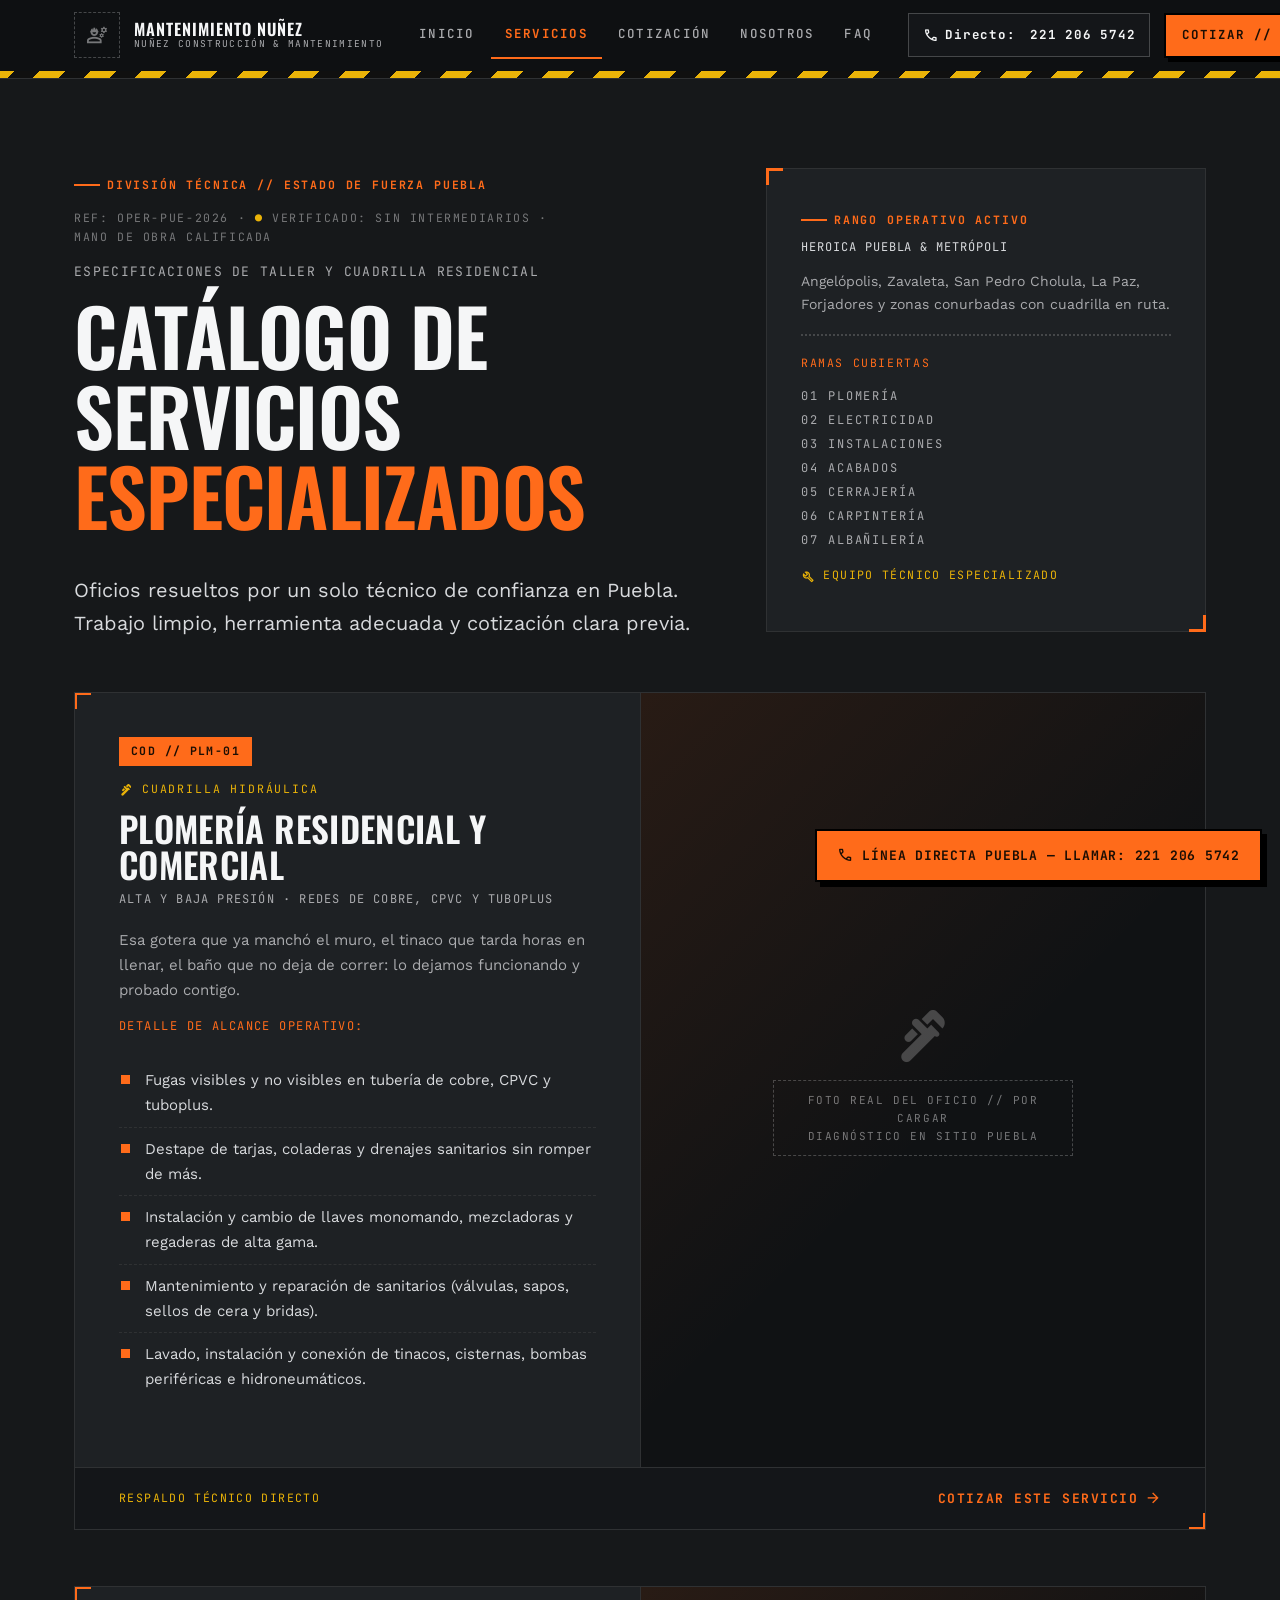
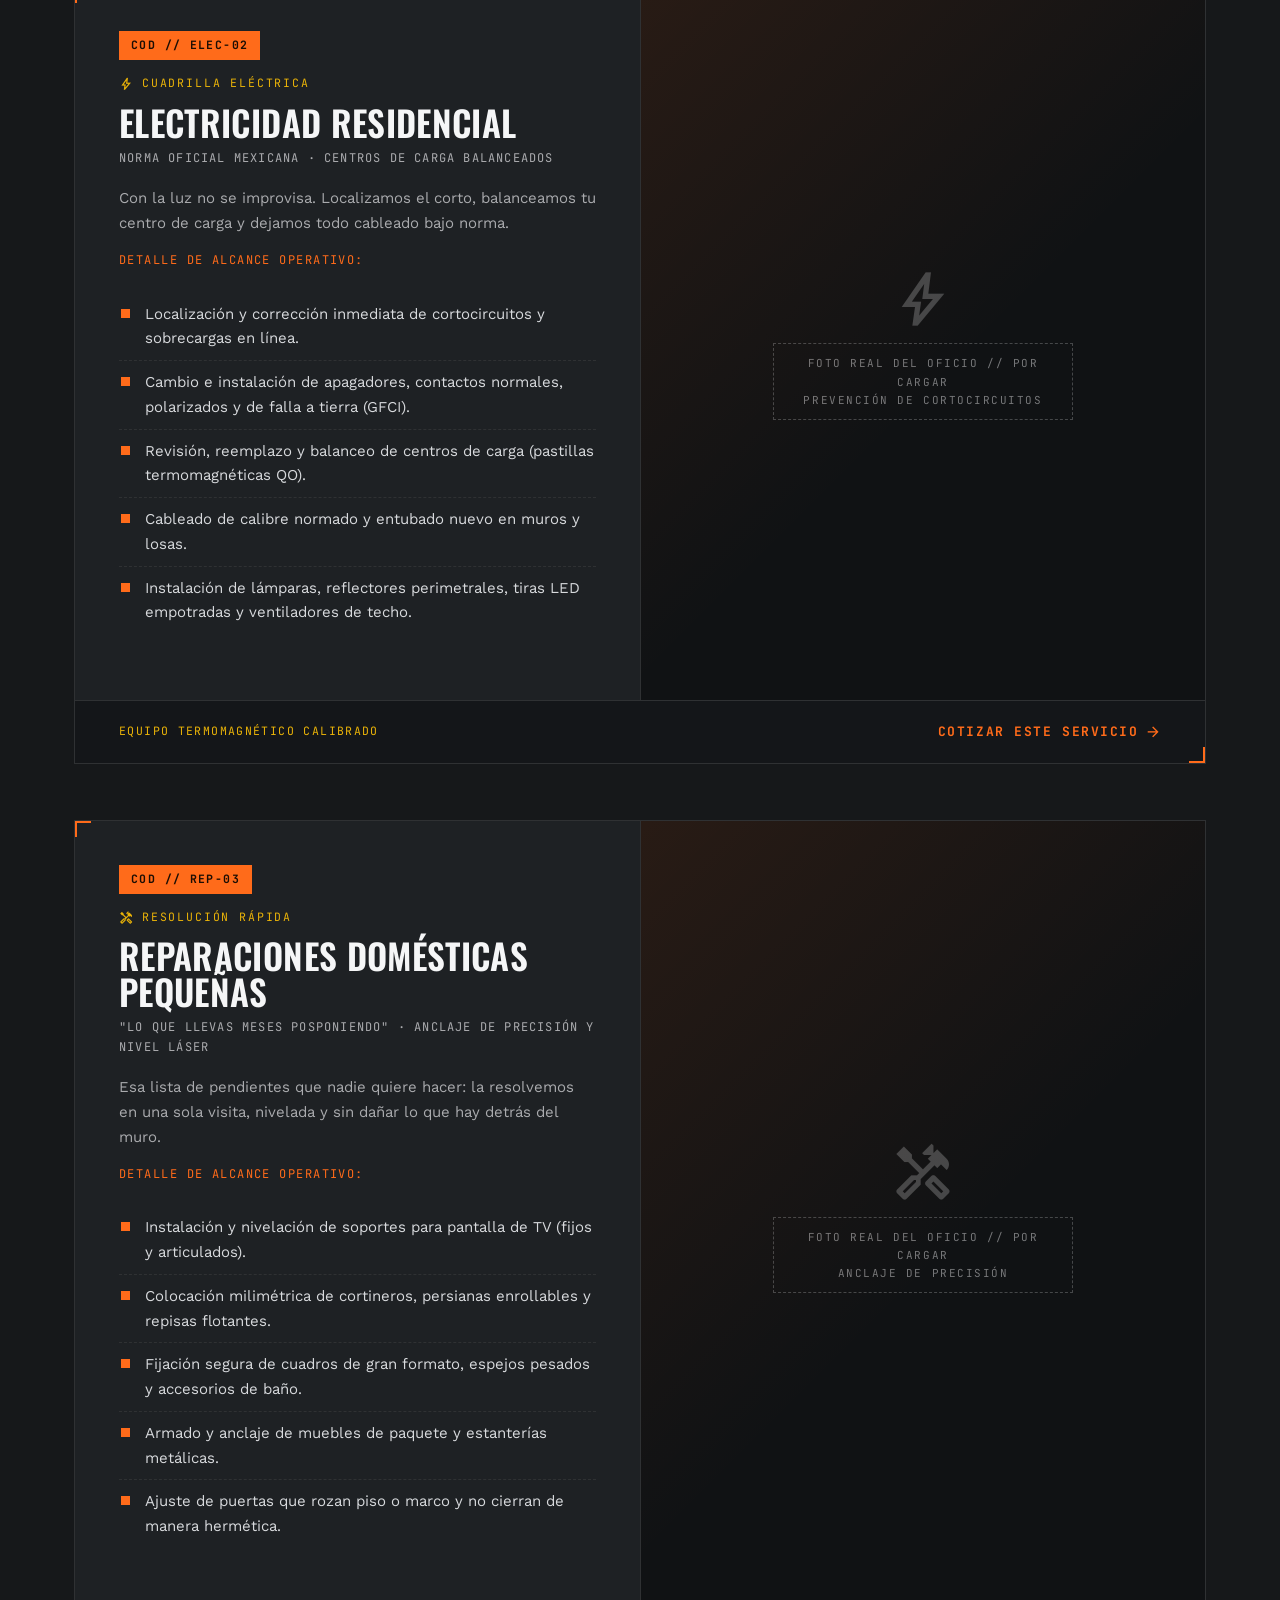
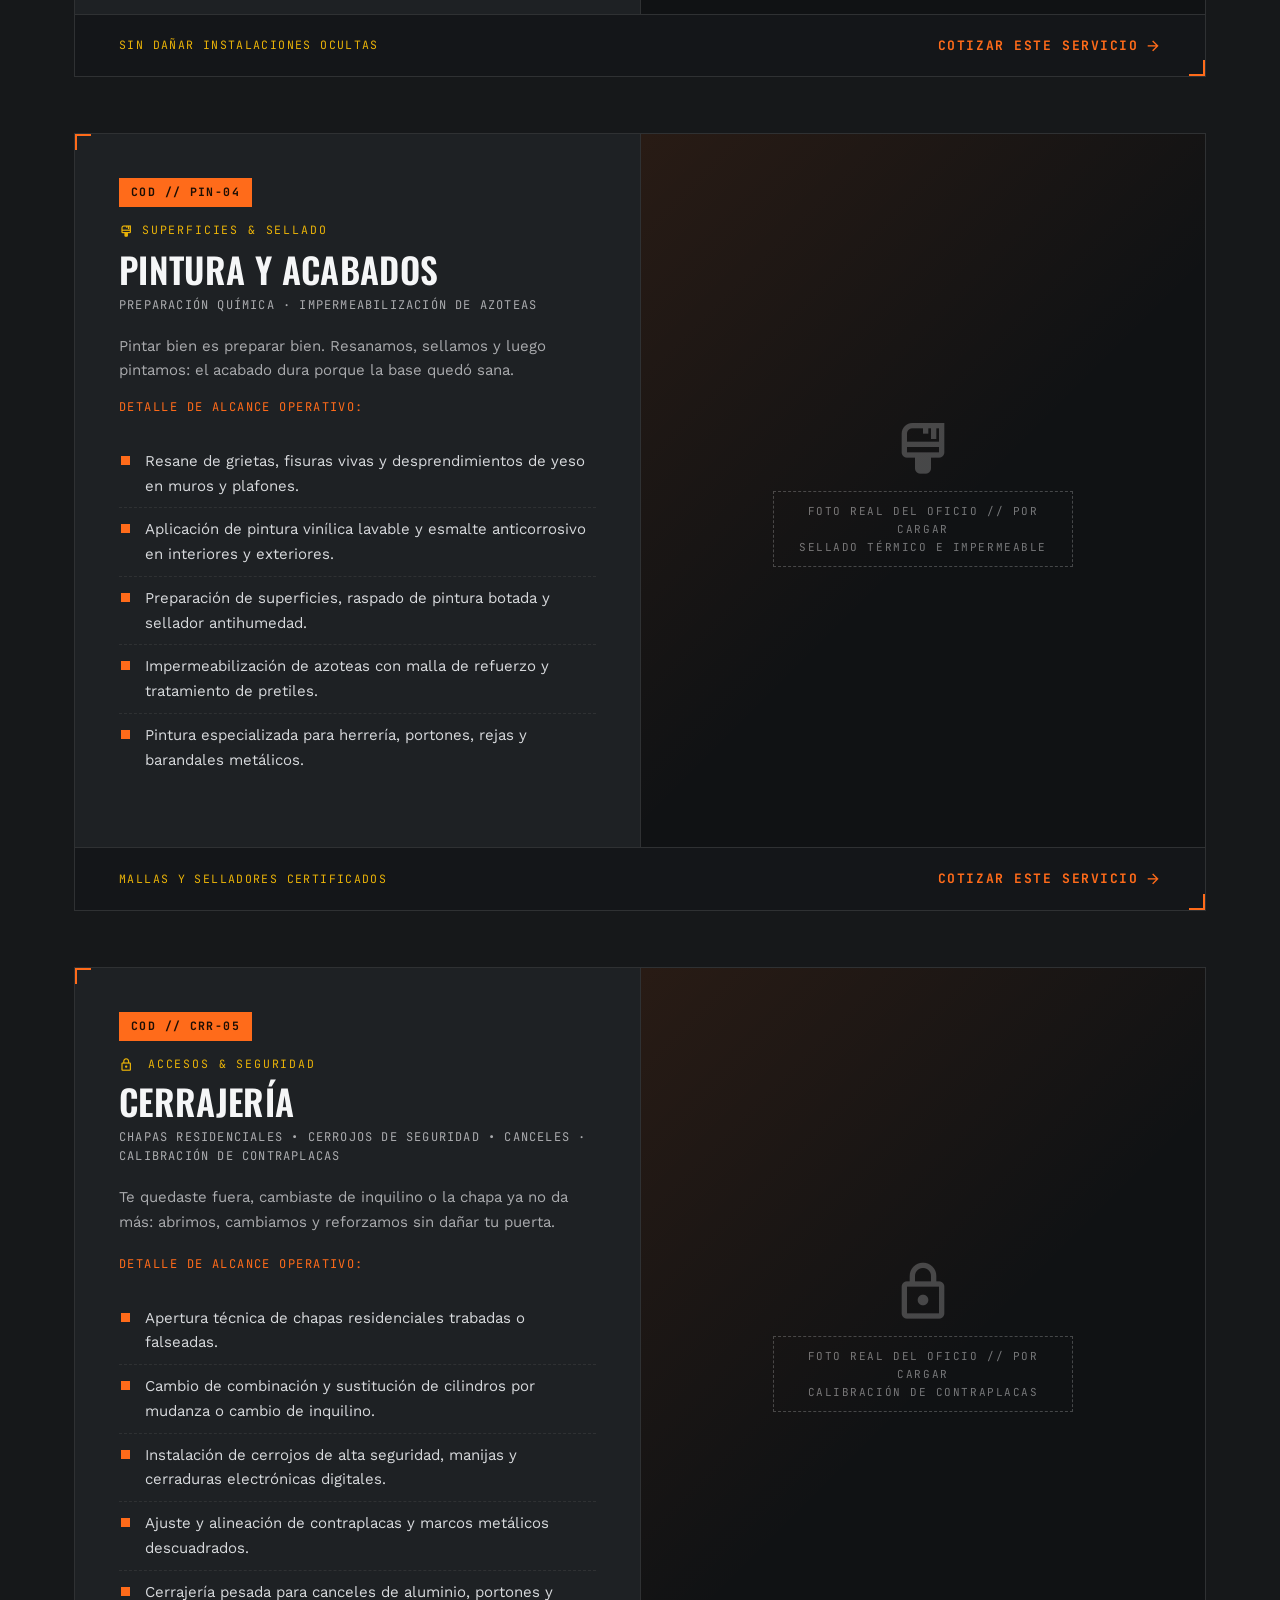
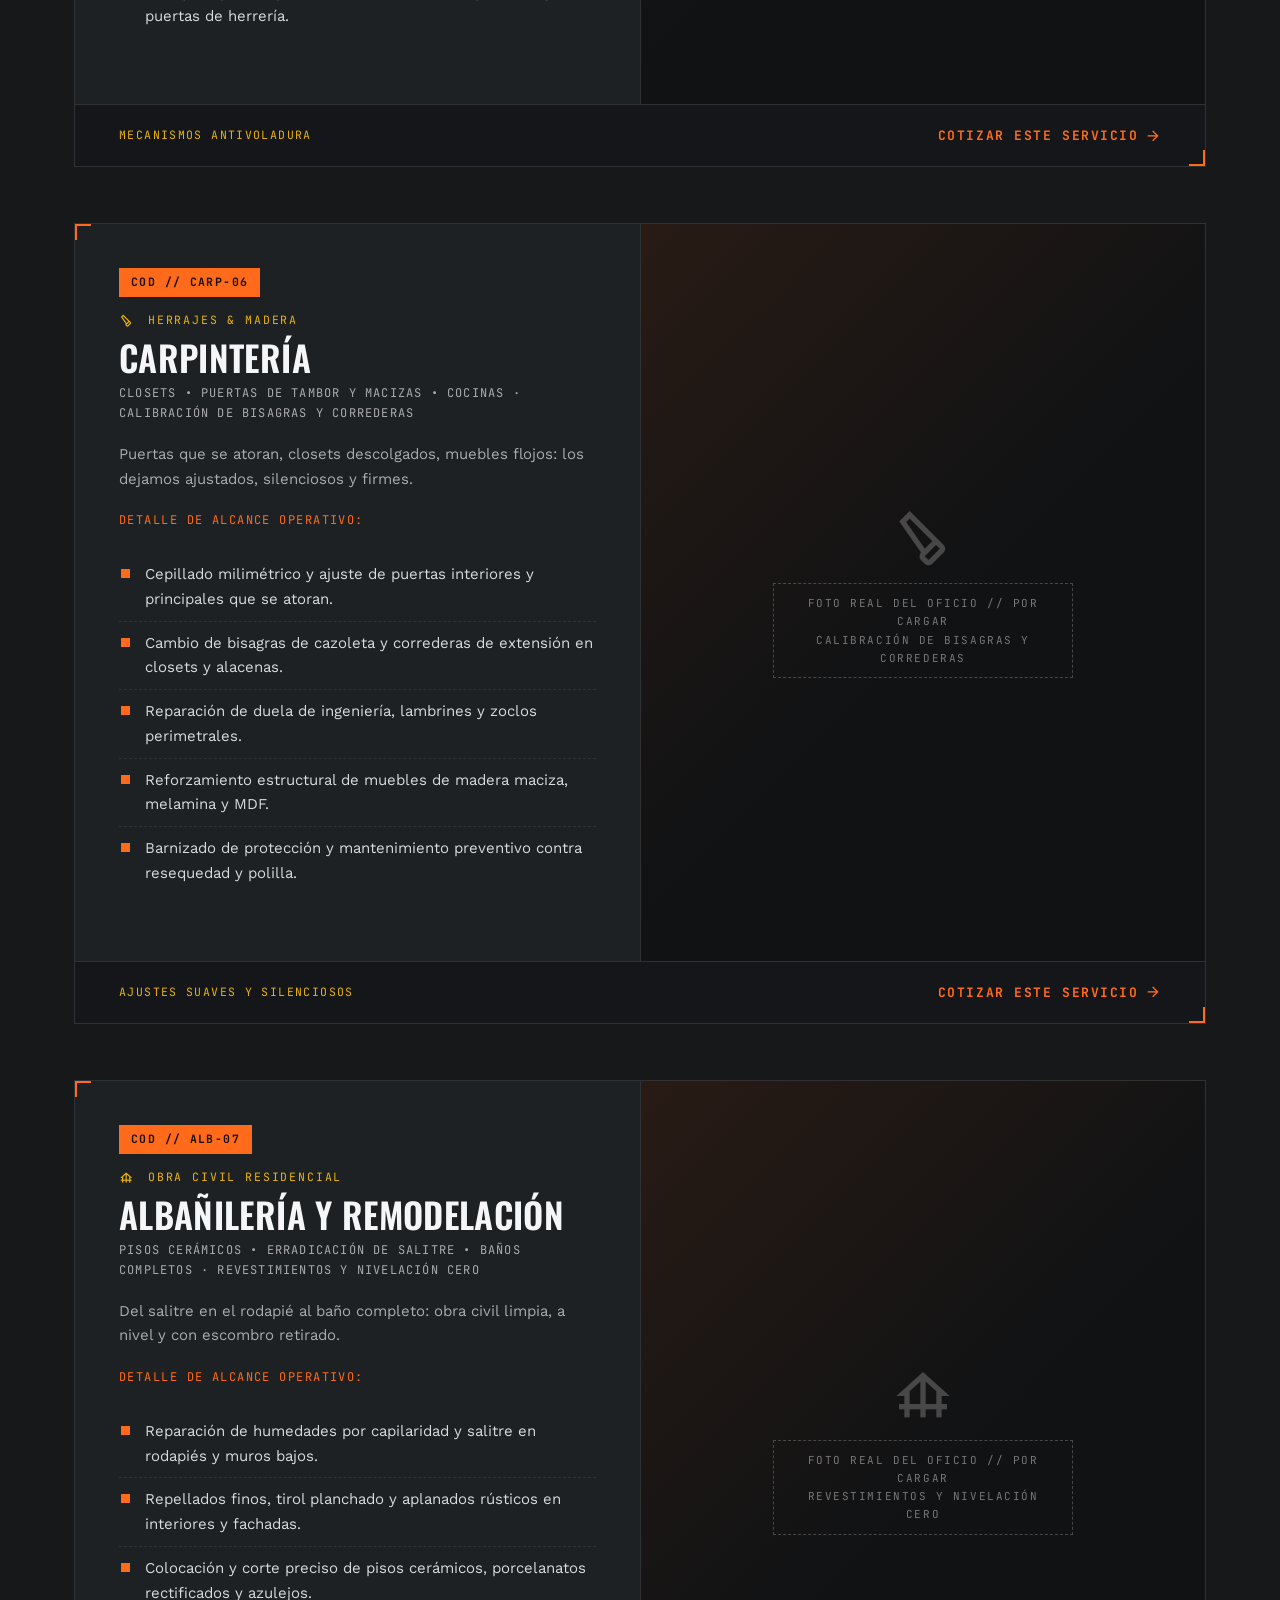
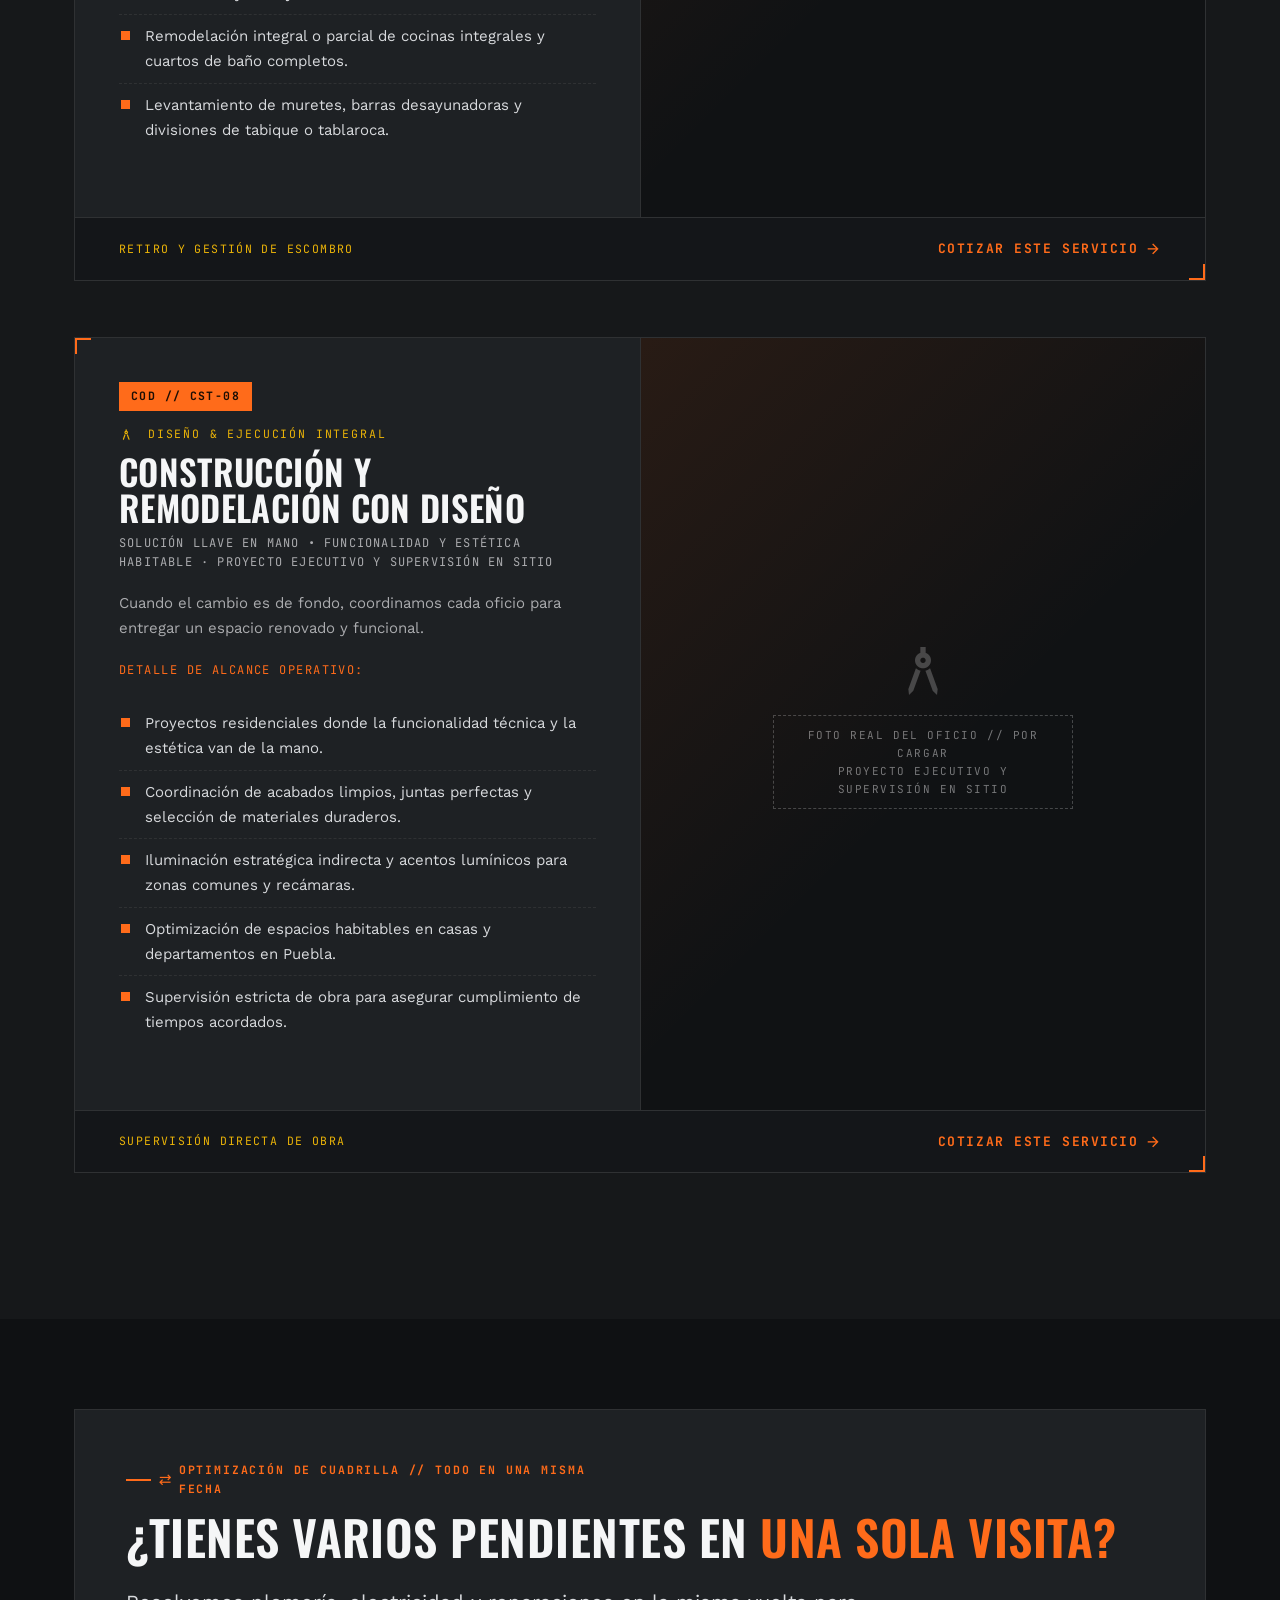
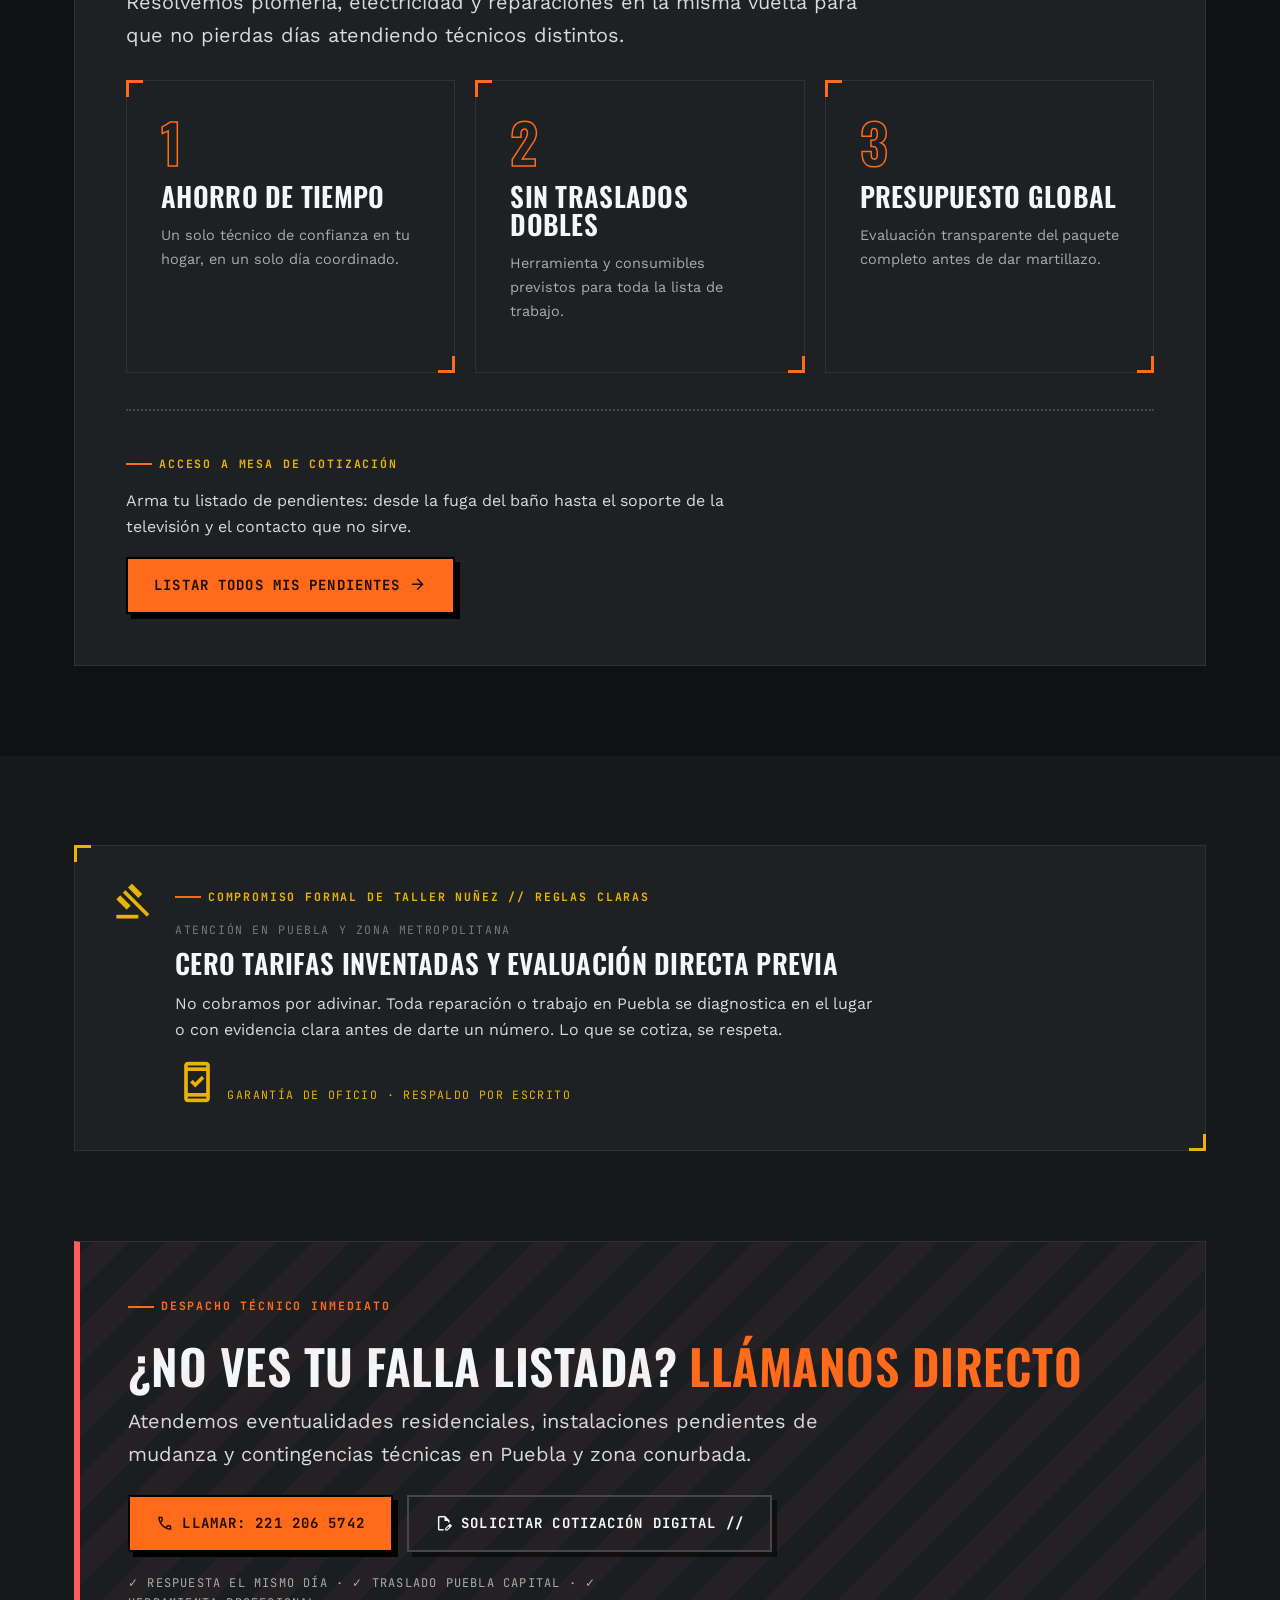
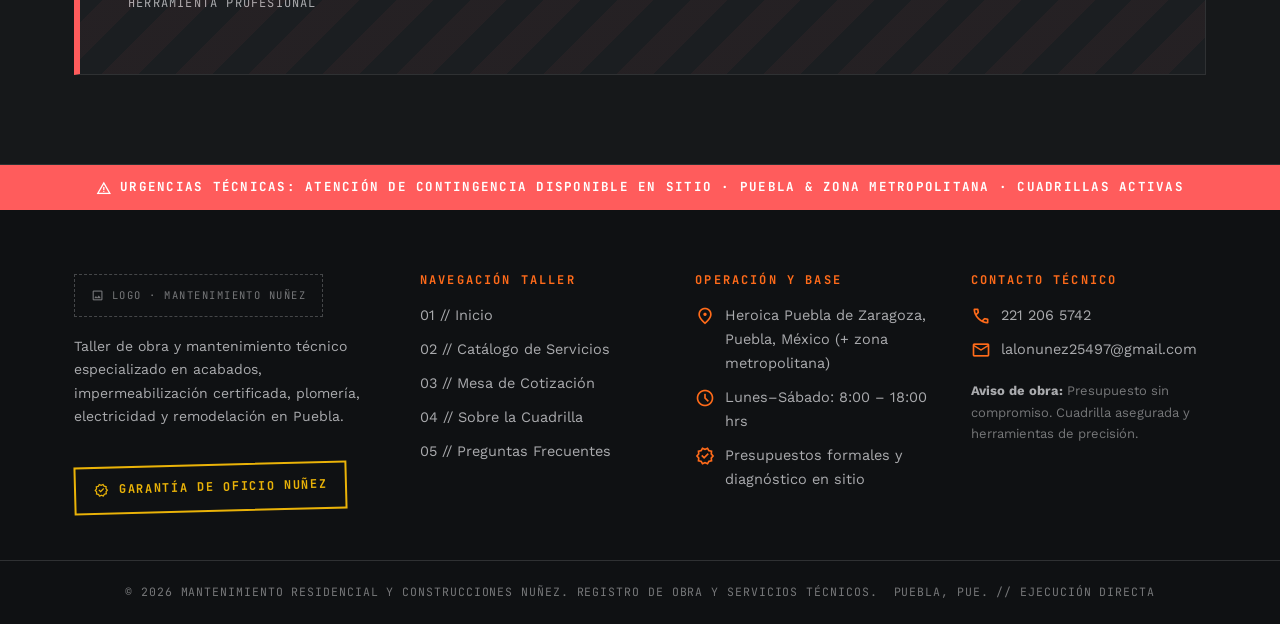
<file: servicios.html>
<!DOCTYPE html>
<html lang="es-MX">
<head>
<meta charset="UTF-8">
<meta name="viewport" content="width=device-width, initial-scale=1.0">
<title>Catálogo de Servicios — Plomería, Electricidad, Pintura y más | Mantenimiento Nuñez Puebla</title>
<meta name="description" content="8 oficios resueltos por un solo técnico de confianza en Puebla: plomería, electricidad, reparaciones domésticas, pintura, cerrajería, carpintería, albañilería y remodelación. Cotización clara previa.">
<meta property="og:title" content="Catálogo de servicios especializados — Mantenimiento Nuñez Puebla">
<meta property="og:type" content="website">
<link rel="preconnect" href="https://fonts.googleapis.com">
<link rel="preconnect" href="https://fonts.gstatic.com" crossorigin>
<link href="https://fonts.googleapis.com/css2?family=Oswald:wght@500;600;700&family=Work+Sans:wght@400;500;600;700&family=JetBrains+Mono:wght@400;500;700&family=Material+Symbols+Outlined:opsz,wght,FILL,GRAD@20..48,400,0,0&display=swap" rel="stylesheet">
<link rel="stylesheet" href="styles.css">
</head>
<body>
<a class="skip-link" href="#contenido">Saltar al contenido</a>

<header class="site-header">
  <div class="header-inner">
    <a class="brand" href="index.html" aria-label="Mantenimiento Residencial y Construcciones Nuñez — Inicio">
      <span class="brand-logo-ph" title="Espacio reservado: logotipo del taller"><span class="material-symbols-outlined">engineering</span></span>
      <span class="brand-name"><b>Mantenimiento Nuñez</b><span>Nuñez construcción &amp; mantenimiento</span></span>
    </a>
    <nav class="main-nav" aria-label="Navegación principal">
      <a class="nav-link" href="index.html">Inicio</a>
      <a class="nav-link active" href="servicios.html" aria-current="page">Servicios</a>
      <a class="nav-link" href="cotizacion.html">Cotización</a>
      <a class="nav-link" href="nosotros.html">Nosotros</a>
      <a class="nav-link" href="faq.html">FAQ</a>
    </nav>
    <div class="header-actions">
      <a class="phone-chip" href="tel:+522212065742"><span class="material-symbols-outlined">call</span><span class="chip-label">Directo:&nbsp;</span>221 206 5742</a>
      <a class="btn btn--sm" href="cotizacion.html">Cotizar //</a>
    </div>
  </div>
  <div class="hazard hazard--thin" aria-hidden="true"></div>
</header>

<main id="contenido">

<!-- ============ 1 · SPEC HEADER ============ -->
<section style="padding-bottom:32px">
  <div class="wrap spec-head">
    <div>
      <p class="eyebrow enter" style="--d:.05s">División técnica // Estado de fuerza Puebla</p>
      <p class="mono enter" style="font-size:11.5px;letter-spacing:.14em;color:var(--faint);text-transform:uppercase;--d:.1s">Ref: OPER-PUE-2026 · <span style="color:var(--yellow)">●</span> Verificado: sin intermediarios · Mano de obra calificada</p>
      <p class="mono enter" style="font-size:13px;letter-spacing:.1em;color:var(--muted);text-transform:uppercase;margin-top:14px;--d:.15s">Especificaciones de taller y cuadrilla residencial</p>
      <h1 class="enter" style="--d:.2s">Catálogo de servicios <span class="accent">especializados</span></h1>
      <p class="lead enter" style="--d:.28s">Oficios resueltos por un solo técnico de confianza en Puebla. Trabajo limpio, herramienta adecuada y cotización clara previa.</p>
    </div>
    <aside class="plate enter" style="--d:.35s">
      <p class="eyebrow" style="margin-bottom:8px">Rango operativo activo</p>
      <p class="mono" style="font-size:12px;letter-spacing:.08em;color:var(--body);text-transform:uppercase">Heroica Puebla &amp; metrópoli</p>
      <p style="font-size:14px;color:var(--muted)">Angelópolis, Zavaleta, San Pedro Cholula, La Paz, Forjadores y zonas conurbadas con cuadrilla en ruta.</p>
      <hr class="dot-div" style="margin:18px 0">
      <p class="mono" style="font-size:11.5px;letter-spacing:.14em;color:var(--orange);text-transform:uppercase">Ramas cubiertas</p>
      <p class="mono" style="font-size:12px;color:var(--muted);line-height:2">01 Plomería<br>02 Electricidad<br>03 Instalaciones<br>04 Acabados<br>05 Cerrajería<br>06 Carpintería<br>07 Albañilería</p>
      <p class="mono" style="font-size:11.5px;letter-spacing:.12em;color:var(--yellow);text-transform:uppercase;margin-top:14px"><span class="material-symbols-outlined" style="vertical-align:-5px">build</span> Equipo técnico especializado</p>
    </aside>
  </div>
</section>

<!-- ============ 2 · 8 TRADE ARTICLES ============ -->
<section style="padding-top:0">
  <div class="wrap">

    <article class="service-article reveal" id="plomeria">
      <div class="plate">
        <div class="service-top">
          <div class="service-copy">
            <span class="chip">Cod // PLM-01</span>
            <p class="mono" style="font-size:11.5px;letter-spacing:.16em;color:var(--yellow);text-transform:uppercase"><span class="material-symbols-outlined">plumbing</span> Cuadrilla hidráulica</p>
            <h2>Plomería residencial y comercial</h2>
            <p class="service-spec">Alta y baja presión · Redes de cobre, CPVC y tuboplus</p>
            <p style="font-size:15px;color:var(--muted)">Esa gotera que ya manchó el muro, el tinaco que tarda horas en llenar, el baño que no deja de correr: lo dejamos funcionando y probado contigo.</p>
            <p class="mono" style="font-size:12px;letter-spacing:.12em;color:var(--orange);text-transform:uppercase">Detalle de alcance operativo:</p>
            <ul class="scope-list">
              <li>Fugas visibles y no visibles en tubería de cobre, CPVC y tuboplus.</li>
              <li>Destape de tarjas, coladeras y drenajes sanitarios sin romper de más.</li>
              <li>Instalación y cambio de llaves monomando, mezcladoras y regaderas de alta gama.</li>
              <li>Mantenimiento y reparación de sanitarios (válvulas, sapos, sellos de cera y bridas).</li>
              <li>Lavado, instalación y conexión de tinacos, cisternas, bombas periféricas e hidroneumáticos.</li>
            </ul>
          </div>
          <div class="service-photo">
            <span class="material-symbols-outlined">plumbing</span>
            <span class="photo-gate">Foto real del oficio // Por cargar<br>Diagnóstico en sitio Puebla</span>
          </div>
        </div>
        <div class="service-bottom">
          <span class="support-tag">Respaldo técnico directo</span>
          <a class="link-arrow" href="cotizacion.html?servicio=plomeria">Cotizar este servicio <span class="material-symbols-outlined">arrow_forward</span></a>
        </div>
      </div>
    </article>

    <article class="service-article reveal" id="electricidad">
      <div class="plate">
        <div class="service-top">
          <div class="service-copy">
            <span class="chip">Cod // ELEC-02</span>
            <p class="mono" style="font-size:11.5px;letter-spacing:.16em;color:var(--yellow);text-transform:uppercase"><span class="material-symbols-outlined">bolt</span> Cuadrilla eléctrica</p>
            <h2>Electricidad residencial</h2>
            <p class="service-spec">Norma oficial mexicana · Centros de carga balanceados</p>
            <p style="font-size:15px;color:var(--muted)">Con la luz no se improvisa. Localizamos el corto, balanceamos tu centro de carga y dejamos todo cableado bajo norma.</p>
            <p class="mono" style="font-size:12px;letter-spacing:.12em;color:var(--orange);text-transform:uppercase">Detalle de alcance operativo:</p>
            <ul class="scope-list">
              <li>Localización y corrección inmediata de cortocircuitos y sobrecargas en línea.</li>
              <li>Cambio e instalación de apagadores, contactos normales, polarizados y de falla a tierra (GFCI).</li>
              <li>Revisión, reemplazo y balanceo de centros de carga (pastillas termomagnéticas QO).</li>
              <li>Cableado de calibre normado y entubado nuevo en muros y losas.</li>
              <li>Instalación de lámparas, reflectores perimetrales, tiras LED empotradas y ventiladores de techo.</li>
            </ul>
          </div>
          <div class="service-photo">
            <span class="material-symbols-outlined">bolt</span>
            <span class="photo-gate">Foto real del oficio // Por cargar<br>Prevención de cortocircuitos</span>
          </div>
        </div>
        <div class="service-bottom">
          <span class="support-tag">Equipo termomagnético calibrado</span>
          <a class="link-arrow" href="cotizacion.html?servicio=electricidad">Cotizar este servicio <span class="material-symbols-outlined">arrow_forward</span></a>
        </div>
      </div>
    </article>

    <article class="service-article reveal" id="reparaciones">
      <div class="plate">
        <div class="service-top">
          <div class="service-copy">
            <span class="chip">Cod // REP-03</span>
            <p class="mono" style="font-size:11.5px;letter-spacing:.16em;color:var(--yellow);text-transform:uppercase"><span class="material-symbols-outlined">handyman</span> Resolución rápida</p>
            <h2>Reparaciones domésticas pequeñas</h2>
            <p class="service-spec">"Lo que llevas meses posponiendo" · Anclaje de precisión y nivel láser</p>
            <p style="font-size:15px;color:var(--muted)">Esa lista de pendientes que nadie quiere hacer: la resolvemos en una sola visita, nivelada y sin dañar lo que hay detrás del muro.</p>
            <p class="mono" style="font-size:12px;letter-spacing:.12em;color:var(--orange);text-transform:uppercase">Detalle de alcance operativo:</p>
            <ul class="scope-list">
              <li>Instalación y nivelación de soportes para pantalla de TV (fijos y articulados).</li>
              <li>Colocación milimétrica de cortineros, persianas enrollables y repisas flotantes.</li>
              <li>Fijación segura de cuadros de gran formato, espejos pesados y accesorios de baño.</li>
              <li>Armado y anclaje de muebles de paquete y estanterías metálicas.</li>
              <li>Ajuste de puertas que rozan piso o marco y no cierran de manera hermética.</li>
            </ul>
          </div>
          <div class="service-photo">
            <span class="material-symbols-outlined">handyman</span>
            <span class="photo-gate">Foto real del oficio // Por cargar<br>Anclaje de precisión</span>
          </div>
        </div>
        <div class="service-bottom">
          <span class="support-tag">Sin dañar instalaciones ocultas</span>
          <a class="link-arrow" href="cotizacion.html?servicio=reparaciones">Cotizar este servicio <span class="material-symbols-outlined">arrow_forward</span></a>
        </div>
      </div>
    </article>

    <article class="service-article reveal" id="pintura">
      <div class="plate">
        <div class="service-top">
          <div class="service-copy">
            <span class="chip">Cod // PIN-04</span>
            <p class="mono" style="font-size:11.5px;letter-spacing:.16em;color:var(--yellow);text-transform:uppercase"><span class="material-symbols-outlined">format_paint</span> Superficies &amp; sellado</p>
            <h2>Pintura y acabados</h2>
            <p class="service-spec">Preparación química · Impermeabilización de azoteas</p>
            <p style="font-size:15px;color:var(--muted)">Pintar bien es preparar bien. Resanamos, sellamos y luego pintamos: el acabado dura porque la base quedó sana.</p>
            <p class="mono" style="font-size:12px;letter-spacing:.12em;color:var(--orange);text-transform:uppercase">Detalle de alcance operativo:</p>
            <ul class="scope-list">
              <li>Resane de grietas, fisuras vivas y desprendimientos de yeso en muros y plafones.</li>
              <li>Aplicación de pintura vinílica lavable y esmalte anticorrosivo en interiores y exteriores.</li>
              <li>Preparación de superficies, raspado de pintura botada y sellador antihumedad.</li>
              <li>Impermeabilización de azoteas con malla de refuerzo y tratamiento de pretiles.</li>
              <li>Pintura especializada para herrería, portones, rejas y barandales metálicos.</li>
            </ul>
          </div>
          <div class="service-photo">
            <span class="material-symbols-outlined">format_paint</span>
            <span class="photo-gate">Foto real del oficio // Por cargar<br>Sellado térmico e impermeable</span>
          </div>
        </div>
        <div class="service-bottom">
          <span class="support-tag">Mallas y selladores certificados</span>
          <a class="link-arrow" href="cotizacion.html?servicio=pintura">Cotizar este servicio <span class="material-symbols-outlined">arrow_forward</span></a>
        </div>
      </div>
    </article>

    <article class="service-article reveal" id="cerrajeria">
      <div class="plate">
        <div class="service-top">
          <div class="service-copy">
            <span class="chip">Cod // CRR-05</span>
            <p class="crewline"><span class="material-symbols-outlined">lock</span> Accesos & Seguridad</p>
            <h2>Cerrajería</h2>
            <p class="service-spec">CHAPAS RESIDENCIALES • CERROJOS DE SEGURIDAD • CANCELES · CALIBRACIÓN DE CONTRAPLACAS</p>
            <p class="intro">Te quedaste fuera, cambiaste de inquilino o la chapa ya no da más: abrimos, cambiamos y reforzamos sin dañar tu puerta.</p>
            <p class="scopelabel">Detalle de alcance operativo:</p>
            <ul class="scope-list">
              <li>Apertura técnica de chapas residenciales trabadas o falseadas.</li>
              <li>Cambio de combinación y sustitución de cilindros por mudanza o cambio de inquilino.</li>
              <li>Instalación de cerrojos de alta seguridad, manijas y cerraduras electrónicas digitales.</li>
              <li>Ajuste y alineación de contraplacas y marcos metálicos descuadrados.</li>
              <li>Cerrajería pesada para canceles de aluminio, portones y puertas de herrería.</li>
            </ul>
          </div>
          <div class="service-photo">
            <span class="material-symbols-outlined">lock</span>
            <span class="photo-gate">Foto real del oficio // Por cargar<br>CALIBRACIÓN DE CONTRAPLACAS</span>
          </div>
        </div>
        <div class="service-bottom">
          <span class="support-tag">MECANISMOS ANTIVOLADURA</span>
          <a class="link-arrow" href="cotizacion.html?servicio=cerrajeria">Cotizar este servicio <span class="material-symbols-outlined">arrow_forward</span></a>
        </div>
      </div>
    </article>
    <article class="service-article reveal" id="carpinteria">
      <div class="plate">
        <div class="service-top">
          <div class="service-copy">
            <span class="chip">Cod // CARP-06</span>
            <p class="crewline"><span class="material-symbols-outlined">carpenter</span> Herrajes & Madera</p>
            <h2>Carpintería</h2>
            <p class="service-spec">CLOSETS • PUERTAS DE TAMBOR Y MACIZAS • COCINAS · CALIBRACIÓN DE BISAGRAS Y CORREDERAS</p>
            <p class="intro">Puertas que se atoran, closets descolgados, muebles flojos: los dejamos ajustados, silenciosos y firmes.</p>
            <p class="scopelabel">Detalle de alcance operativo:</p>
            <ul class="scope-list">
              <li>Cepillado milimétrico y ajuste de puertas interiores y principales que se atoran.</li>
              <li>Cambio de bisagras de cazoleta y correderas de extensión en closets y alacenas.</li>
              <li>Reparación de duela de ingeniería, lambrines y zoclos perimetrales.</li>
              <li>Reforzamiento estructural de muebles de madera maciza, melamina y MDF.</li>
              <li>Barnizado de protección y mantenimiento preventivo contra resequedad y polilla.</li>
            </ul>
          </div>
          <div class="service-photo">
            <span class="material-symbols-outlined">carpenter</span>
            <span class="photo-gate">Foto real del oficio // Por cargar<br>CALIBRACIÓN DE BISAGRAS Y CORREDERAS</span>
          </div>
        </div>
        <div class="service-bottom">
          <span class="support-tag">AJUSTES SUAVES Y SILENCIOSOS</span>
          <a class="link-arrow" href="cotizacion.html?servicio=carpinteria">Cotizar este servicio <span class="material-symbols-outlined">arrow_forward</span></a>
        </div>
      </div>
    </article>
    <article class="service-article reveal" id="albanileria">
      <div class="plate">
        <div class="service-top">
          <div class="service-copy">
            <span class="chip">Cod // ALB-07</span>
            <p class="crewline"><span class="material-symbols-outlined">foundation</span> Obra Civil Residencial</p>
            <h2>Albañilería Y Remodelación</h2>
            <p class="service-spec">PISOS CERÁMICOS • ERRADICACIÓN DE SALITRE • BAÑOS COMPLETOS · REVESTIMIENTOS Y NIVELACIÓN CERO</p>
            <p class="intro">Del salitre en el rodapié al baño completo: obra civil limpia, a nivel y con escombro retirado.</p>
            <p class="scopelabel">Detalle de alcance operativo:</p>
            <ul class="scope-list">
              <li>Reparación de humedades por capilaridad y salitre en rodapiés y muros bajos.</li>
              <li>Repellados finos, tirol planchado y aplanados rústicos en interiores y fachadas.</li>
              <li>Colocación y corte preciso de pisos cerámicos, porcelanatos rectificados y azulejos.</li>
              <li>Remodelación integral o parcial de cocinas integrales y cuartos de baño completos.</li>
              <li>Levantamiento de muretes, barras desayunadoras y divisiones de tabique o tablaroca.</li>
            </ul>
          </div>
          <div class="service-photo">
            <span class="material-symbols-outlined">foundation</span>
            <span class="photo-gate">Foto real del oficio // Por cargar<br>REVESTIMIENTOS Y NIVELACIÓN CERO</span>
          </div>
        </div>
        <div class="service-bottom">
          <span class="support-tag">RETIRO Y GESTIÓN DE ESCOMBRO</span>
          <a class="link-arrow" href="cotizacion.html?servicio=albanileria">Cotizar este servicio <span class="material-symbols-outlined">arrow_forward</span></a>
        </div>
      </div>
    </article>
    <article class="service-article reveal" id="remodelacion">
      <div class="plate">
        <div class="service-top">
          <div class="service-copy">
            <span class="chip">Cod // CST-08</span>
            <p class="crewline"><span class="material-symbols-outlined">architecture</span> Diseño & Ejecución Integral</p>
            <h2>Construcción Y Remodelación Con Diseño</h2>
            <p class="service-spec">SOLUCIÓN LLAVE EN MANO • FUNCIONALIDAD Y ESTÉTICA HABITABLE · PROYECTO EJECUTIVO Y SUPERVISIÓN EN SITIO</p>
            <p class="intro">Cuando el cambio es de fondo, coordinamos cada oficio para entregar un espacio renovado y funcional.</p>
            <p class="scopelabel">Detalle de alcance operativo:</p>
            <ul class="scope-list">
              <li>Proyectos residenciales donde la funcionalidad técnica y la estética van de la mano.</li>
              <li>Coordinación de acabados limpios, juntas perfectas y selección de materiales duraderos.</li>
              <li>Iluminación estratégica indirecta y acentos lumínicos para zonas comunes y recámaras.</li>
              <li>Optimización de espacios habitables en casas y departamentos en Puebla.</li>
              <li>Supervisión estricta de obra para asegurar cumplimiento de tiempos acordados.</li>
            </ul>
          </div>
          <div class="service-photo">
            <span class="material-symbols-outlined">architecture</span>
            <span class="photo-gate">Foto real del oficio // Por cargar<br>PROYECTO EJECUTIVO Y SUPERVISIÓN EN SITIO</span>
          </div>
        </div>
        <div class="service-bottom">
          <span class="support-tag">SUPERVISIÓN DIRECTA DE OBRA</span>
          <a class="link-arrow" href="cotizacion.html?servicio=remodelacion">Cotizar este servicio <span class="material-symbols-outlined">arrow_forward</span></a>
        </div>
      </div>
    </article>
  </div>
</section>

<!-- ============ 3 · MULTI-PENDIENTE BANNER ============ -->
<section style="background:var(--bg-deep)">
  <div class="wrap">
    <div class="bundle reveal">
      <p class="eyebrow"><span class="material-symbols-outlined">sync_alt</span>Optimización de cuadrilla // Todo en una misma fecha</p>
      <h2>¿Tienes varios pendientes en <span class="accent">una sola visita?</span></h2>
      <p class="lead">Resolvemos plomería, electricidad y reparaciones en la misma vuelta para que no pierdas días atendiendo técnicos distintos.</p>
      <div class="bundle-steps">
        <div class="plate"><span class="step-num">1</span><h3>Ahorro de tiempo</h3><p style="font-size:14.5px;color:var(--muted)">Un solo técnico de confianza en tu hogar, en un solo día coordinado.</p></div>
        <div class="plate"><span class="step-num">2</span><h3>Sin traslados dobles</h3><p style="font-size:14.5px;color:var(--muted)">Herramienta y consumibles previstos para toda la lista de trabajo.</p></div>
        <div class="plate"><span class="step-num">3</span><h3>Presupuesto global</h3><p style="font-size:14.5px;color:var(--muted)">Evaluación transparente del paquete completo antes de dar martillazo.</p></div>
      </div>
      <hr class="dot-div">
      <p class="eyebrow" style="color:var(--yellow)">Acceso a mesa de cotización</p>
      <p style="max-width:64ch">Arma tu listado de pendientes: desde la fuga del baño hasta el soporte de la televisión y el contacto que no sirve.</p>
      <a class="btn" href="cotizacion.html?servicio=multiples">Listar todos mis pendientes <span class="material-symbols-outlined">arrow_forward</span></a>
    </div>
  </div>
</section>
<!-- ============ 4 · HONESTY CLAUSE ============ -->
<section>
  <div class="wrap">
    <div class="plate plate--yellow honesty reveal">
      <span class="material-symbols-outlined">gavel</span>
      <div>
        <p class="eyebrow" style="color:var(--yellow)">Compromiso formal de taller Nuñez // Reglas claras</p>
        <p class="mono" style="font-size:11.5px;letter-spacing:.14em;color:var(--faint);text-transform:uppercase;margin-bottom:10px">Atención en Puebla y zona metropolitana</p>
        <h3>Cero tarifas inventadas y evaluación directa previa</h3>
        <p style="margin:0;max-width:70ch">No cobramos por adivinar. Toda reparación o trabajo en Puebla se diagnostica en el lugar o con evidencia clara antes de darte un número. Lo que se cotiza, se respeta.</p>
        <p class="mono" style="font-size:11.5px;letter-spacing:.12em;color:var(--yellow);text-transform:uppercase;margin-top:16px"><span class="material-symbols-outlined" style="vertical-align:-5px">security_update_good</span> Garantía de oficio · Respaldo por escrito</p>
      </div>
    </div>
  </div>
</section>

<!-- ============ 5 · DIRECT-CONTACT CTA ============ -->
<section style="padding-top:0">
  <div class="wrap">
    <div class="urgency reveal">
      <p class="eyebrow" style="color:var(--orange)">Despacho técnico inmediato</p>
      <h2>¿No ves tu falla listada? <span class="accent">Llámanos directo</span></h2>
      <p class="lead">Atendemos eventualidades residenciales, instalaciones pendientes de mudanza y contingencias técnicas en Puebla y zona conurbada.</p>
      <div class="urgency-links">
        <a class="btn" href="tel:+522212065742"><span class="material-symbols-outlined">call</span>Llamar: 221 206 5742</a>
        <a class="btn btn--ghost" href="cotizacion.html"><span class="material-symbols-outlined">edit_document</span>Solicitar cotización digital //</a>
      </div>
      <p class="mono" style="font-size:12px;letter-spacing:.1em;color:var(--muted);text-transform:uppercase;margin-top:22px">✓ Respuesta el mismo día · ✓ Traslado Puebla capital · ✓ Herramienta profesional</p>
    </div>
  </div>
</section>

</main>
<!-- ================= FOOTER (shared) ================= -->
<footer class="site-footer">
  <div class="warning-strip"><span class="material-symbols-outlined">warning</span>Urgencias técnicas: atención de contingencia disponible en sitio · Puebla &amp; zona metropolitana · Cuadrillas activas</div>
  <div class="wrap">
    <div class="footer-grid">
      <div class="footer-col footer-brand">
        <span class="logo-ph"><span class="material-symbols-outlined">image</span>Logo · Mantenimiento Nuñez</span>
        <p style="margin-top:18px">Taller de obra y mantenimiento técnico especializado en acabados, impermeabilización certificada, plomería, electricidad y remodelación en Puebla.</p>
        <span class="guarantee-stamp"><span class="material-symbols-outlined">verified</span>Garantía de oficio Nuñez</span>
      </div>
      <div class="footer-col">
        <h4>Navegación taller</h4>
        <ul>
          <li><a href="index.html">01 // Inicio</a></li>
          <li><a href="servicios.html">02 // Catálogo de Servicios</a></li>
          <li><a href="cotizacion.html">03 // Mesa de Cotización</a></li>
          <li><a href="nosotros.html">04 // Sobre la Cuadrilla</a></li>
          <li><a href="faq.html">05 // Preguntas Frecuentes</a></li>
        </ul>
      </div>
      <div class="footer-col">
        <h4>Operación y base</h4>
        <ul class="footer-contact">
          <li><span class="material-symbols-outlined">location_on</span><span>Heroica Puebla de Zaragoza, Puebla, México (+ zona metropolitana)</span></li>
          <li><span class="material-symbols-outlined">schedule</span><span>Lunes–Sábado: 8:00 – 18:00 hrs</span></li>
          <li><span class="material-symbols-outlined">verified</span><span>Presupuestos formales y diagnóstico en sitio</span></li>
        </ul>
      </div>
      <div class="footer-col">
        <h4>Contacto técnico</h4>
        <ul class="footer-contact">
          <li><span class="material-symbols-outlined">call</span><a href="tel:+522212065742">221 206 5742</a></li>
          <li><span class="material-symbols-outlined">mail</span><a href="mailto:lalonunez25497@gmail.com">lalonunez25497@gmail.com</a></li>
        </ul>
        <p style="font-size:13px;color:var(--faint);margin-top:18px"><strong style="color:var(--muted)">Aviso de obra:</strong> Presupuesto sin compromiso. Cuadrilla asegurada y herramientas de precisión.</p>
      </div>
    </div>
  </div>
  <div class="footer-legal">
    <div class="wrap" style="display:flex;justify-content:space-between;gap:16px;flex-wrap:wrap;padding-top:0;padding-bottom:0">
      <span>© 2026 Mantenimiento Residencial y Construcciones Nuñez. Registro de Obra y Servicios Técnicos.</span>
      <span>Puebla, Pue. // Ejecución directa</span>
    </div>
  </div>
</footer>

<a class="sticky-call" href="tel:+522212065742" aria-label="Llamar a la línea directa en Puebla: 221 206 5742">
  <span class="material-symbols-outlined">call</span>
  <span>Línea directa Puebla<span class="sc-sub"> — Llamar: 221 206 5742</span></span>
</a>

<script src="script.js"></script>
</body>
</html>
</file>
<file: styles.css>
/* ============================================================
   TALLER INDUSTRIAL NUÑEZ — design system
   "Mantenimiento Residencial y Construcciones Nuñez" (Puebla, MX)
   BUSINESS_NAME = "Mantenimiento Residencial y Construcciones Nuñez"
   (single swappable constant — see script.js)
   Tokens: safety orange #FF6B1A · hazard yellow #EAB308 ·
   graphite #16181A · concrete blues #38BDF8 (sparse)
   Type: Oswald (display) · Work Sans (body) · JetBrains Mono (labels)
   ============================================================ */

:root{
  /* surfaces */
  --bg:#16181A;
  --bg-deep:#0F1113;
  --surface:#1B1E21;
  --surface-2:#23272B;
  --plate:#1E2124;
  /* hairlines */
  --line:#2F3133;
  --line-2:#454749;
  /* text */
  --ink:#F5F6F7;
  --body:#D8DADD;
  --muted:#AAABAE;
  --faint:#767779;
  /* brand */
  --orange:#FF6B1A;
  --orange-deep:#B34A00;
  --orange-ink:#1C0E04;
  --yellow:#EAB308;
  --yellow-ink:#241A00;
  --blue:#38BDF8;
  --danger:#FF5C5C;
  /* type */
  --font-d:'Oswald','Arial Narrow',sans-serif;
  --font-b:'Work Sans',system-ui,sans-serif;
  --font-m:'JetBrains Mono','SFMono-Regular',monospace;
  /* rhythm */
  --maxw:1180px;
  --sec-y:clamp(56px,7vw,104px);
  --radius:0px;
  --ease:cubic-bezier(0.16,1,0.3,1);
}

/* ---------- base ---------- */
*{box-sizing:border-box}
html{scroll-behavior:smooth}
html,body{margin:0;padding:0}
body{
  background:var(--bg);
  color:var(--body);
  font-family:var(--font-b);
  font-size:16px;
  line-height:1.65;
  -webkit-font-smoothing:antialiased;
  overflow-x:hidden;
}
::selection{background:var(--orange);color:var(--orange-ink)}
img{max-width:100%;display:block}
a{color:var(--orange);text-decoration:none}
a:hover{text-decoration:underline}

/* focus: always visible, never timid */
a:focus-visible,button:focus-visible,input:focus-visible,
select:focus-visible,textarea:focus-visible,[tabindex]:focus-visible{
  outline:2px solid var(--yellow);
  outline-offset:3px;
}

/* skip link */
.skip-link{
  position:absolute;left:-9999px;top:0;z-index:200;
  background:var(--yellow);color:var(--yellow-ink);
  font-family:var(--font-m);font-size:13px;font-weight:700;
  padding:10px 18px;text-transform:uppercase;letter-spacing:.08em;
}
.skip-link:focus{left:8px;top:8px}

/* ---------- type ---------- */
h1,h2,h3,h4,.display{
  font-family:var(--font-d);
  color:var(--ink);
  text-transform:uppercase;
  font-weight:600;
  letter-spacing:.01em;
  line-height:1.02;
  margin:0 0 .5em;
}
h1{font-size:clamp(2.6rem,6.5vw,4.9rem);letter-spacing:-.01em}
h2{font-size:clamp(1.9rem,4.2vw,3rem)}
h3{font-size:clamp(1.25rem,2.6vw,1.7rem)}
p{margin:0 0 1em;max-width:70ch}
.lead{font-size:clamp(1.05rem,2vw,1.25rem);color:var(--body);max-width:62ch}
.accent{color:var(--orange)}

/* technical labels — JetBrains Mono, uppercase, letterspaced */
.eyebrow,.tag,.chip,.field-label,.mono{
  font-family:var(--font-m);
  text-transform:uppercase;
  letter-spacing:.16em;
}
.eyebrow{
  display:inline-flex;align-items:center;gap:.6em;
  font-size:11.5px;font-weight:700;color:var(--orange);
  margin-bottom:14px;
}
.eyebrow::before{content:"";width:26px;height:2px;background:var(--orange)}
.tag{
  display:inline-block;font-size:11px;font-weight:500;
  color:var(--muted);border:1px solid var(--line-2);
  padding:4px 10px;margin:2px 4px 2px 0;background:rgba(0,0,0,.25);
}
.chip{
  display:inline-block;font-size:11.5px;font-weight:700;letter-spacing:.12em;
  background:var(--orange);color:var(--orange-ink);
  padding:5px 12px;margin-bottom:14px;
}
.chip--yellow{background:var(--yellow);color:var(--yellow-ink)}

/* icons */
.material-symbols-outlined{
  font-variation-settings:'FILL' 0,'wght' 400,'GRAD' 0,'opsz' 24;
  vertical-align:-4px;
  font-size:1.25em;
}

/* ---------- layout ---------- */
.wrap{max-width:var(--maxw);margin:0 auto;padding:0 24px}
section{padding:var(--sec-y) 0}
.section-head{margin-bottom:clamp(28px,4vw,52px)}
.section-head h2{margin-top:6px}
.rule{
  border:0;border-top:1px dashed var(--line-2);
  margin:0 0 40px;
}

/* ---------- hazard tape ---------- */
.hazard{
  height:12px;
  background:repeating-linear-gradient(-45deg,
    var(--yellow) 0 18px,
    #101010 18px 36px);
}
.hazard--thin{height:7px}
.hazard-band{
  background:repeating-linear-gradient(-45deg,
    var(--yellow) 0 22px,
    #0D0D0D 22px 44px);
  overflow:hidden;
  border-top:1px solid #000;
  border-bottom:1px solid #000;
}

/* ---------- buttons ---------- */
.btn{
  display:inline-flex;align-items:center;gap:.6em;
  font-family:var(--font-m);font-weight:700;font-size:14px;
  text-transform:uppercase;letter-spacing:.08em;
  background:var(--orange);color:var(--orange-ink);
  border:2px solid #000;
  padding:15px 26px;
  box-shadow:5px 5px 0 #000;
  cursor:pointer;
  transition:transform .18s var(--ease),box-shadow .18s var(--ease);
  text-decoration:none!important;
  min-height:52px;
}
.btn:hover{transform:translate(-1px,-1px);box-shadow:7px 7px 0 #000}
.btn:active{transform:translate(3px,3px);box-shadow:1px 1px 0 #000}
.btn--ghost{
  background:transparent;color:var(--ink);
  border:2px solid var(--line-2);box-shadow:5px 5px 0 rgba(0,0,0,.55);
}
.btn--ghost:hover{border-color:var(--orange);color:var(--orange);box-shadow:7px 7px 0 #000}
.btn--yellow{background:var(--yellow);color:var(--yellow-ink)}
.btn--block{width:100%;justify-content:center}
.btn--sm{padding:10px 16px;min-height:44px;font-size:12.5px;box-shadow:4px 4px 0 #000}

/* text links with arrow energy */
.link-arrow{
  font-family:var(--font-m);font-weight:700;font-size:13px;
  text-transform:uppercase;letter-spacing:.12em;color:var(--orange);
  display:inline-flex;align-items:center;gap:.5em;
}
.link-arrow .material-symbols-outlined{transition:transform .18s var(--ease)}
.link-arrow:hover .material-symbols-outlined{transform:translateX(5px)}

/* ---------- plates / cards ---------- */
.plate{
  background:var(--plate);
  border:1px solid var(--line);
  padding:clamp(22px,3vw,34px);
  position:relative;
}
/* corner ticks — workshop-plate detailing */
.plate::before,.plate::after{
  content:"";position:absolute;width:14px;height:14px;pointer-events:none;
}
.plate::before{top:-1px;left:-1px;border-top:3px solid var(--orange);border-left:3px solid var(--orange)}
.plate::after{bottom:-1px;right:-1px;border-bottom:3px solid var(--orange);border-right:3px solid var(--orange)}

.plate--yellow::before{border-top-color:var(--yellow);border-left-color:var(--yellow)}
.plate--yellow::after{border-bottom-color:var(--yellow);border-right-color:var(--yellow)}

.card-icon{
  width:52px;height:52px;display:flex;align-items:center;justify-content:center;
  border:1px solid var(--line-2);background:#141619;margin-bottom:18px;
}
.card-icon .material-symbols-outlined{font-size:28px;color:var(--orange)}

/* callout panel with orange left border */
.callout{
  border-left:4px solid var(--orange);
  background:rgba(255,107,26,.06);
  padding:18px 22px;
}
.callout--yellow{border-left-color:var(--yellow);background:rgba(234,179,8,.06)}

/* dotted technical divider */
.dot-div{
  border:0;border-top:2px dotted var(--line-2);margin:36px 0;
}

/* ---------- header ---------- */
.site-header{
  position:sticky;top:0;z-index:100;
  background:rgba(15,17,19,.97);
  border-bottom:1px solid var(--line);
}
.header-inner{
  display:flex;align-items:center;gap:22px;
  padding:12px 24px;max-width:var(--maxw);margin:0 auto;
}
.brand{display:flex;align-items:center;gap:14px;text-decoration:none!important;flex-shrink:0}
.brand-badge{
  width:46px;height:46px;background:var(--orange);color:var(--orange-ink);
  display:flex;align-items:center;justify-content:center;
  font-family:var(--font-d);font-weight:700;font-size:1.6rem;
  border:2px solid #000;box-shadow:3px 3px 0 #000;flex-shrink:0;
}
.brand-logo-ph{
  width:46px;height:46px;flex-shrink:0;
  border:1px dashed var(--line-2);
  display:flex;align-items:center;justify-content:center;
  color:var(--faint);
}
.brand-logo-ph .material-symbols-outlined{font-size:22px}
.brand-name{line-height:1.15}
.brand-name b{
  display:block;font-family:var(--font-d);font-size:1.02rem;font-weight:600;
  text-transform:uppercase;letter-spacing:.06em;color:var(--ink);
}
.brand-name span{
  display:block;font-family:var(--font-m);font-size:9.5px;letter-spacing:.14em;
  color:var(--muted);text-transform:uppercase;
}
.main-nav{display:flex;gap:2px;margin-left:auto}
.nav-link{
  font-family:var(--font-m);font-size:12.5px;font-weight:500;
  text-transform:uppercase;letter-spacing:.1em;
  color:var(--muted);padding:12px 14px;text-decoration:none!important;
  border-bottom:2px solid transparent;
  transition:color .15s,border-color .15s;
  white-space:nowrap;
}
.nav-link:hover{color:var(--ink)}
.nav-link.active{color:var(--orange);border-bottom-color:var(--orange);font-weight:700}
.header-actions{display:flex;align-items:center;gap:14px;flex-shrink:0}
.phone-chip{
  display:inline-flex;align-items:center;gap:.5em;
  font-family:var(--font-m);font-size:12.5px;font-weight:700;letter-spacing:.06em;
  color:var(--ink);border:1px solid var(--line-2);padding:10px 14px;
  text-decoration:none!important;background:#141619;white-space:nowrap;
  min-height:44px;
}
.phone-chip:hover{border-color:var(--orange);color:var(--orange)}

/* ---------- sticky call button ---------- */
.sticky-call{
  position:fixed;right:18px;bottom:18px;z-index:99;
  display:inline-flex;align-items:center;gap:.7em;
  background:var(--orange);color:var(--orange-ink);
  font-family:var(--font-m);font-weight:700;font-size:13px;
  text-transform:uppercase;letter-spacing:.06em;
  padding:14px 20px;border:2px solid #000;
  box-shadow:5px 5px 0 #000;
  text-decoration:none!important;
  transition:transform .18s var(--ease),box-shadow .18s var(--ease);
}
.sticky-call:hover{transform:translate(-1px,-1px);box-shadow:7px 7px 0 #000}
.sticky-call:active{transform:translate(3px,3px);box-shadow:1px 1px 0 #000}

/* ---------- marquee ---------- */
.marquee{overflow:hidden;padding:14px 0;white-space:nowrap}
.marquee-track{
  display:inline-flex;align-items:center;gap:0;
  animation:marquee 26s linear infinite;
  will-change:transform;
}
.marquee-track span{
  font-family:var(--font-d);font-weight:600;font-size:clamp(1.2rem,2.6vw,1.8rem);
  text-transform:uppercase;letter-spacing:.06em;color:#0D0D0D;
  padding:0 26px;display:inline-flex;align-items:center;gap:26px;
}
.marquee-track .material-symbols-outlined{font-size:1.4em}
@keyframes marquee{to{transform:translateX(-50%)}}

/* ---------- forms ---------- */
.field{margin-bottom:18px}
.field-label{
  display:block;font-size:11.5px;font-weight:700;color:var(--orange);
  letter-spacing:.14em;margin-bottom:8px;
}
.field-label .req{color:var(--yellow)}
.field input[type=text],.field input[type=tel],.field input[type=email],
.field select,.field textarea{
  width:100%;
  background:#101214;border:1px solid var(--line-2);color:var(--ink);
  font-family:var(--font-b);font-size:16px;
  padding:13px 14px;
  border-radius:0;
  transition:border-color .15s,box-shadow .15s;
}
.field textarea{min-height:120px;resize:vertical}
.field select{
  font-family:var(--font-m);font-size:13.5px;
  appearance:none;-webkit-appearance:none;
  background-image:url("data:image/svg+xml,%3Csvg xmlns='http://www.w3.org/2000/svg' width='12' height='8'%3E%3Cpath d='M1 1l5 5 5-5' stroke='%23FF6B1A' stroke-width='2' fill='none'/%3E%3C/svg%3E");
  background-repeat:no-repeat;background-position:right 14px center;
  padding-right:40px;cursor:pointer;
}
.field input:focus,.field select:focus,.field textarea:focus{
  border-color:var(--orange);box-shadow:0 0 0 1px var(--orange);
  outline:none;
}
.field input[aria-invalid=true],.field select[aria-invalid=true],.field textarea[aria-invalid=true]{
  border-color:var(--danger);
}
.field-error{
  display:none;font-family:var(--font-m);font-size:12px;color:var(--danger);
  margin-top:6px;letter-spacing:.04em;
}
.field-error.show{display:block}
.field-hint{font-size:13px;color:var(--faint);margin-top:6px}
.consent{
  display:flex;gap:12px;align-items:flex-start;
  background:rgba(234,179,8,.05);border:1px solid var(--line);
  padding:14px;margin:20px 0;font-size:13.5px;color:var(--muted);
}
.consent input{width:20px;height:20px;margin-top:2px;accent-color:var(--orange);flex-shrink:0;cursor:pointer}
.consent a{color:var(--orange)}
.form-panel{
  background:var(--plate);border:1px solid var(--line);
  padding:clamp(24px,3.5vw,40px);position:relative;
}
.form-panel::before,.form-panel::after{
  content:"";position:absolute;width:16px;height:16px;
}
.form-panel::before{top:-1px;left:-1px;border-top:3px solid var(--orange);border-left:3px solid var(--orange)}
.form-panel::after{bottom:-1px;right:-1px;border-bottom:3px solid var(--orange);border-right:3px solid var(--orange)}
.form-head{display:flex;justify-content:space-between;align-items:flex-start;gap:16px;margin-bottom:24px;flex-wrap:wrap}
.form-head h3{margin:0}
.form-foot-note{
  font-family:var(--font-m);font-size:12px;color:var(--muted);
  margin-top:16px;letter-spacing:.04em;text-align:center;
}
.form-success{
  display:none;text-align:center;padding:30px 10px;
}
.form-success.show{display:block;animation:pop .4s var(--ease)}
@keyframes pop{from{transform:scale(.96);opacity:0}to{transform:scale(1);opacity:1}}
.form-success .material-symbols-outlined{font-size:56px;color:var(--orange)}
.form-success h3{margin:14px 0 8px}

/* ---------- footer ---------- */
.warning-strip{
  background:var(--danger);color:#fff;
  font-family:var(--font-m);font-size:12.5px;font-weight:700;
  text-transform:uppercase;letter-spacing:.1em;
  padding:12px 24px;text-align:center;
}
.warning-strip .material-symbols-outlined{vertical-align:-5px;margin-right:8px}
.site-footer{background:var(--bg-deep);border-top:1px solid var(--line)}
.footer-grid{
  display:grid;grid-template-columns:1.3fr 1fr 1fr 1fr;gap:40px;
  padding:64px 0 48px;
}
.footer-col h4{
  font-family:var(--font-m);font-size:12px;font-weight:700;letter-spacing:.18em;
  color:var(--orange);margin:0 0 18px;text-transform:uppercase;
}
.footer-col ul{list-style:none;margin:0;padding:0}
.footer-col li{margin-bottom:10px;font-size:14.5px;color:var(--muted)}
.footer-col a{color:var(--muted);text-decoration:none}
.footer-col a:hover{color:var(--orange)}
.footer-brand p{font-size:14px;color:var(--muted);max-width:34ch}
.footer-contact li{display:flex;gap:10px;align-items:flex-start}
.footer-contact .material-symbols-outlined{color:var(--orange);font-size:20px;flex-shrink:0;margin-top:2px}
.footer-legal{
  border-top:1px solid var(--line);padding:22px 0;
  display:flex;justify-content:space-between;gap:16px;flex-wrap:wrap;
  font-family:var(--font-m);font-size:11.5px;letter-spacing:.08em;
  color:var(--faint);text-transform:uppercase;
}
.guarantee-stamp{
  display:inline-flex;align-items:center;gap:10px;
  border:2px solid var(--yellow);color:var(--yellow);
  font-family:var(--font-m);font-weight:700;font-size:12px;letter-spacing:.14em;
  text-transform:uppercase;padding:12px 18px;margin-top:22px;
  transform:rotate(-1.5deg);
}

/* ---------- hero (home) ---------- */
.hero{padding:clamp(48px,6vw,88px) 0 var(--sec-y);position:relative;overflow:hidden}
.hero::before{ /* dark concrete texture wash */
  content:"";position:absolute;inset:0;pointer-events:none;
  background:
    radial-gradient(1200px 500px at 80% -10%,rgba(255,107,26,.07),transparent 60%),
    radial-gradient(900px 500px at 10% 110%,rgba(56,189,248,.04),transparent 60%);
}
.hero-grid{
  display:grid;grid-template-columns:1.05fr .95fr;gap:clamp(32px,4vw,64px);
  align-items:start;position:relative;
}
.hero h1{margin:10px 0 18px}
.hero h1 .accent{display:block}
.bitacora{margin:28px 0}
.hero-ctas{display:flex;gap:16px;flex-wrap:wrap;align-items:center}
.hero-avail{
  font-family:var(--font-m);font-size:11.5px;letter-spacing:.14em;
  text-transform:uppercase;color:var(--yellow);
  display:inline-flex;align-items:center;gap:8px;
}
.hero-avail::before{
  content:"";width:9px;height:9px;border-radius:50%;
  background:#3ddc84;box-shadow:0 0 8px #3ddc84;
  animation:blink 1.6s ease-in-out infinite;
}
@keyframes blink{50%{opacity:.45}}

/* entrance: nav → eyebrow → h1 → sub → cta → form (stagger) */
.js .enter{opacity:0;transform:translateY(26px)}
.js .enter.in{
  opacity:1;transform:none;
  transition:opacity .8s var(--ease),transform .8s var(--ease);
  transition-delay:var(--d,0s);
}

/* ---------- grids ---------- */
.grid-4{display:grid;grid-template-columns:repeat(4,1fr);gap:20px}
.grid-3{display:grid;grid-template-columns:repeat(3,1fr);gap:20px}
.grid-2{display:grid;grid-template-columns:repeat(2,1fr);gap:20px}

/* scroll reveal */
.js .reveal{opacity:0;transform:translateY(28px)}
.js .reveal.in{
  opacity:1;transform:none;
  transition:opacity .7s var(--ease),transform .7s var(--ease);
  transition-delay:var(--d,0s);
}

/* ---------- service cards (home) ---------- */
.trade-card{display:flex;flex-direction:column;height:100%;transition:transform .2s var(--ease),border-color .2s}
.trade-card:hover{transform:translateY(-4px);border-color:var(--orange)}
.trade-card h3{font-size:1.25rem;margin:0 0 10px}
.trade-card p{font-size:14.5px;color:var(--muted);flex:1}
.trade-card .link-arrow{margin-top:18px}

/* ---------- pasos (3 steps) ---------- */
.step-num{
  font-family:var(--font-d);font-size:3.4rem;font-weight:700;
  color:transparent;-webkit-text-stroke:1.5px var(--orange);
  line-height:1;margin-bottom:14px;display:block;
}
.step{height:100%}
.step h3{margin-bottom:10px}
.step p{font-size:14.5px;color:var(--muted)}
.step .tag{display:block;margin-top:16px}

/* ---------- coverage chips ---------- */
.colony-cloud{display:flex;flex-wrap:wrap;margin:22px 0}

/* ---------- urgency band ---------- */
.urgency{
  background:var(--surface);border:1px solid var(--line);
  border-left:6px solid var(--danger);
  padding:clamp(28px,4vw,48px);
  position:relative;overflow:hidden;
}
.urgency::after{
  content:"";position:absolute;inset:0;pointer-events:none;
  background:repeating-linear-gradient(-45deg,transparent 0 26px,rgba(255,92,92,.045) 26px 52px);
}
.urgency h2{margin:12px 0 14px}
.urgency-links{display:flex;gap:14px;flex-wrap:wrap;margin-top:24px;position:relative;z-index:1}

/* ---------- honesty band ---------- */
.honesty{display:flex;gap:22px;align-items:flex-start}
.honesty .material-symbols-outlined{font-size:44px;color:var(--yellow);flex-shrink:0}

/* ---------- servicios page ---------- */
.spec-head{display:grid;grid-template-columns:1.2fr .8fr;gap:32px;align-items:start}
.service-article{margin-bottom:56px}
.service-article .plate{padding:0;overflow:hidden}
.service-top{display:grid;grid-template-columns:1fr 1fr;min-height:320px}
.service-copy{padding:clamp(24px,3.5vw,44px)}
.service-copy h2{margin:10px 0 8px;font-size:clamp(1.6rem,3vw,2.2rem)}
.service-spec{font-family:var(--font-m);font-size:12px;letter-spacing:.1em;color:var(--muted);text-transform:uppercase;margin-bottom:18px}
.service-crew{display:flex;gap:10px;align-items:center;margin-bottom:6px}
.service-photo{
  background:#101214;border-left:1px solid var(--line);
  display:flex;flex-direction:column;align-items:center;justify-content:center;
  padding:40px 24px;text-align:center;gap:12px;min-height:280px;
  position:relative;overflow:hidden;
}
.service-photo::after{ /* duotone grade wash */
  content:"";position:absolute;inset:0;pointer-events:none;
  background:linear-gradient(135deg,rgba(255,107,26,.10),transparent 55%);
}
.service-photo .material-symbols-outlined{font-size:64px;color:var(--line-2)}
.photo-gate{
  font-family:var(--font-m);font-size:11px;letter-spacing:.14em;text-transform:uppercase;
  color:var(--faint);border:1px dashed var(--line-2);padding:10px 16px;max-width:300px;
}
.scope-list{list-style:none;margin:22px 0;padding:0}
.scope-list li{
  padding:9px 0 9px 26px;position:relative;font-size:15px;color:var(--body);
  border-bottom:1px dashed var(--line);
}
.scope-list li:last-child{border-bottom:0}
.scope-list li::before{
  content:"";position:absolute;left:2px;top:16px;width:9px;height:9px;
  background:var(--orange);
}
.service-bottom{
  display:flex;justify-content:space-between;align-items:center;gap:16px;flex-wrap:wrap;
  padding:20px clamp(24px,3.5vw,44px);
  border-top:1px solid var(--line);background:#141619;
}
.support-tag{font-family:var(--font-m);font-size:11.5px;letter-spacing:.12em;color:var(--yellow);text-transform:uppercase}

/* multi-pendiente banner */
.bundle{background:var(--plate);border:1px solid var(--line);padding:clamp(28px,4vw,52px)}
.bundle-steps{display:grid;grid-template-columns:repeat(3,1fr);gap:20px;margin:28px 0}

/* ---------- cotización page ---------- */
.emergency{
  background:var(--danger);color:#fff;border:2px solid #000;
  box-shadow:6px 6px 0 #000;padding:clamp(24px,3.5vw,40px);
  margin-bottom:48px;
}
.emergency h2{color:#fff;margin:8px 0 12px}
.emergency .btn{background:#fff;color:#000}
.emergency .big-tel{
  display:block;font-family:var(--font-d);font-size:clamp(2.4rem,6vw,3.8rem);
  font-weight:700;color:#fff;letter-spacing:.02em;margin:10px 0;text-decoration:none!important;
}
.emergency .big-tel:hover{color:var(--yellow)}
.quote-layout{display:grid;grid-template-columns:1.25fr .75fr;gap:32px;align-items:start}
.quote-side{display:grid;gap:20px}
.form-dual{display:grid;grid-template-columns:1fr 1fr;gap:14px;margin-top:8px}

/* ---------- nosotros page ---------- */
.bitacora-head{border:1px solid var(--line);background:#0F1113;padding:18px 22px;margin-bottom:40px;
  display:flex;gap:26px;flex-wrap:wrap;align-items:center}
.bitacora-head .mono{font-size:12px;color:var(--muted);letter-spacing:.1em}
.meta-grid{display:grid;grid-template-columns:repeat(4,1fr);gap:0;border:1px solid var(--line);margin-top:36px}
.meta-cell{padding:20px 22px;border-right:1px solid var(--line)}
.meta-cell:last-child{border-right:0}
.meta-cell .k{font-family:var(--font-m);font-size:10.5px;letter-spacing:.18em;color:var(--faint);text-transform:uppercase;display:block;margin-bottom:8px}
.meta-cell .v{font-family:var(--font-d);font-size:1.15rem;font-weight:600;text-transform:uppercase;color:var(--ink)}
.cap-grid{display:grid;grid-template-columns:repeat(2,1fr);gap:20px}
.cap-card{display:flex;flex-direction:column;height:100%}
.cap-card h3{font-size:1.2rem;margin:0 0 10px}
.cap-card p{font-size:14px;color:var(--muted);flex:1}
.op-fact{display:flex;gap:18px;align-items:flex-start;margin-bottom:22px}
.op-fact .material-symbols-outlined{font-size:30px;color:var(--orange);flex-shrink:0;margin-top:2px}
.op-fact h4{font-family:var(--font-d);font-size:1.05rem;text-transform:uppercase;color:var(--ink);margin:0 0 6px;letter-spacing:.04em}
.op-fact p{font-size:14.5px;color:var(--muted);margin:0}

/* placeholder gates — visibly styled empty states, never filled */
.gate{
  border:2px dashed var(--line-2);background:#101214;
  padding:clamp(32px,5vw,64px) clamp(20px,4vw,48px);text-align:center;
  position:relative;
}
.gate .material-symbols-outlined{font-size:52px;color:var(--faint);margin-bottom:14px}
.gate .gate-id{
  font-family:var(--font-m);font-size:11px;font-weight:700;letter-spacing:.2em;
  color:var(--yellow);text-transform:uppercase;display:block;margin-bottom:14px;
}
.gate h3{color:var(--muted)}
.gate p{color:var(--faint);font-size:14.5px;max-width:56ch;margin:0 auto 8px}
.gate .tag{margin-top:14px}
.case-grid{display:grid;grid-template-columns:repeat(3,1fr);gap:20px}

/* cláusula */
.clausula{border:1px solid var(--line);border-left:6px solid var(--yellow);background:#141619;padding:clamp(28px,4vw,52px)}
.clausula blockquote{
  margin:0 0 20px;font-family:var(--font-d);font-size:clamp(1.4rem,3vw,2rem);
  text-transform:uppercase;color:var(--ink);line-height:1.15;font-weight:500;
}

/* ---------- faq page ---------- */
.faq-stats{display:grid;grid-template-columns:repeat(3,1fr);gap:0;border:1px solid var(--line);margin:32px 0}
.stat{padding:24px;border-right:1px solid var(--line)}
.stat:last-child{border-right:0}
.stat .k{font-family:var(--font-m);font-size:10.5px;letter-spacing:.18em;color:var(--faint);text-transform:uppercase;display:block;margin-bottom:10px}
.stat .v{font-family:var(--font-d);font-size:1.7rem;font-weight:600;text-transform:uppercase;color:var(--ink)}
.stat .v .accent{color:var(--orange)}
.accordion{border:1px solid var(--line)}
.acc-item{border-bottom:1px solid var(--line)}
.acc-item:last-child{border-bottom:0}
.acc-btn{
  width:100%;display:flex;align-items:center;gap:18px;
  background:var(--plate);border:0;color:var(--ink);
  padding:20px 24px;cursor:pointer;text-align:left;
  font-family:var(--font-d);font-size:clamp(1rem,2.2vw,1.3rem);font-weight:600;
  text-transform:uppercase;letter-spacing:.03em;line-height:1.25;
  transition:background .15s;
}
.acc-btn:hover{background:var(--surface-2)}
.acc-num{
  font-family:var(--font-m);font-size:12px;font-weight:700;color:var(--orange);
  border:1px solid var(--line-2);padding:6px 10px;flex-shrink:0;letter-spacing:.1em;
}
.acc-toggle{
  margin-left:auto;flex-shrink:0;width:38px;height:38px;
  display:flex;align-items:center;justify-content:center;
  border:1px solid var(--line-2);color:var(--orange);
  transition:transform .25s var(--ease),background .15s;
}
.acc-item.open .acc-toggle{background:var(--orange);color:var(--orange-ink);border-color:var(--orange);transform:rotate(180deg)}
.acc-panel{max-height:0;overflow:hidden;transition:max-height .35s var(--ease)}
.acc-panel-inner{padding:4px 24px 28px 76px;color:var(--body);font-size:15.5px}
.acc-panel-inner p{margin-bottom:12px}
.cost-chip{
  display:inline-block;background:var(--orange);color:var(--orange-ink);
  font-family:var(--font-m);font-weight:700;font-size:12px;letter-spacing:.1em;
  padding:6px 14px;margin-top:6px;
}
.support-band{display:grid;grid-template-columns:1fr 1fr;gap:32px;align-items:center}

/* ---------- logo placeholders ---------- */
.logo-ph{
  border:1px dashed var(--line-2);color:var(--faint);
  font-family:var(--font-m);font-size:10.5px;letter-spacing:.14em;text-transform:uppercase;
  display:inline-flex;align-items:center;gap:8px;padding:12px 16px;
}

/* ---------- responsive ---------- */
@media (max-width:1080px){
  .grid-4{grid-template-columns:repeat(2,1fr)}
  .hero-grid{grid-template-columns:1fr}
  .spec-head{grid-template-columns:1fr}
  .quote-layout{grid-template-columns:1fr}
  .footer-grid{grid-template-columns:1fr 1fr}
  .meta-grid{grid-template-columns:repeat(2,1fr)}
  .meta-cell{border-bottom:1px solid var(--line)}
  .bundle-steps{grid-template-columns:1fr}
  .support-band{grid-template-columns:1fr}
  .case-grid{grid-template-columns:1fr}
}
@media (max-width:760px){
  .wrap{padding:0 16px}
  .header-inner{flex-wrap:wrap;gap:12px;padding:10px 16px}
  .main-nav{
    order:3;width:100%;margin-left:0;overflow-x:auto;
    -webkit-overflow-scrolling:touch;scrollbar-width:none;
    border-top:1px solid var(--line);padding-top:4px;
  }
  .main-nav::-webkit-scrollbar{display:none}
  .nav-link{padding:10px 12px}
  .phone-chip .chip-label{display:none}
  .grid-4,.grid-3,.grid-2{grid-template-columns:1fr}
  .cap-grid{grid-template-columns:1fr}
  .service-top{grid-template-columns:1fr}
  .service-photo{border-left:0;border-top:1px solid var(--line);min-height:200px}
  .faq-stats{grid-template-columns:1fr}
  .stat{border-right:0;border-bottom:1px solid var(--line)}
  .stat:last-child{border-bottom:0}
  .acc-panel-inner{padding:4px 18px 24px 18px}
  .form-dual{grid-template-columns:1fr}
  .sticky-call{right:12px;bottom:12px;padding:12px 16px;font-size:12px}
  .sticky-call .sc-sub{display:none}
  .footer-grid{grid-template-columns:1fr;gap:32px}
  .hero-ctas .btn{width:100%;justify-content:center}
}

/* ---------- reduced motion ---------- */
@media (prefers-reduced-motion:reduce){
  html{scroll-behavior:auto}
  *,*::before,*::after{animation-duration:.001s!important;transition-duration:.001s!important}
  .marquee-track{animation:none}
  .js .enter,.js .reveal{opacity:1;transform:none}
}

/* ---------- generated service-article helpers ---------- */
.crewline{font-family:var(--font-m);font-size:11.5px;letter-spacing:.16em;color:var(--yellow);text-transform:uppercase;margin:0 0 6px}
.crewline .material-symbols-outlined{vertical-align:-4px;margin-right:6px}
.scopelabel{font-family:var(--font-m);font-size:12px;letter-spacing:.12em;color:var(--orange);text-transform:uppercase;margin:20px 0 4px}
.intro{font-size:15px;color:var(--muted)}
</file>
